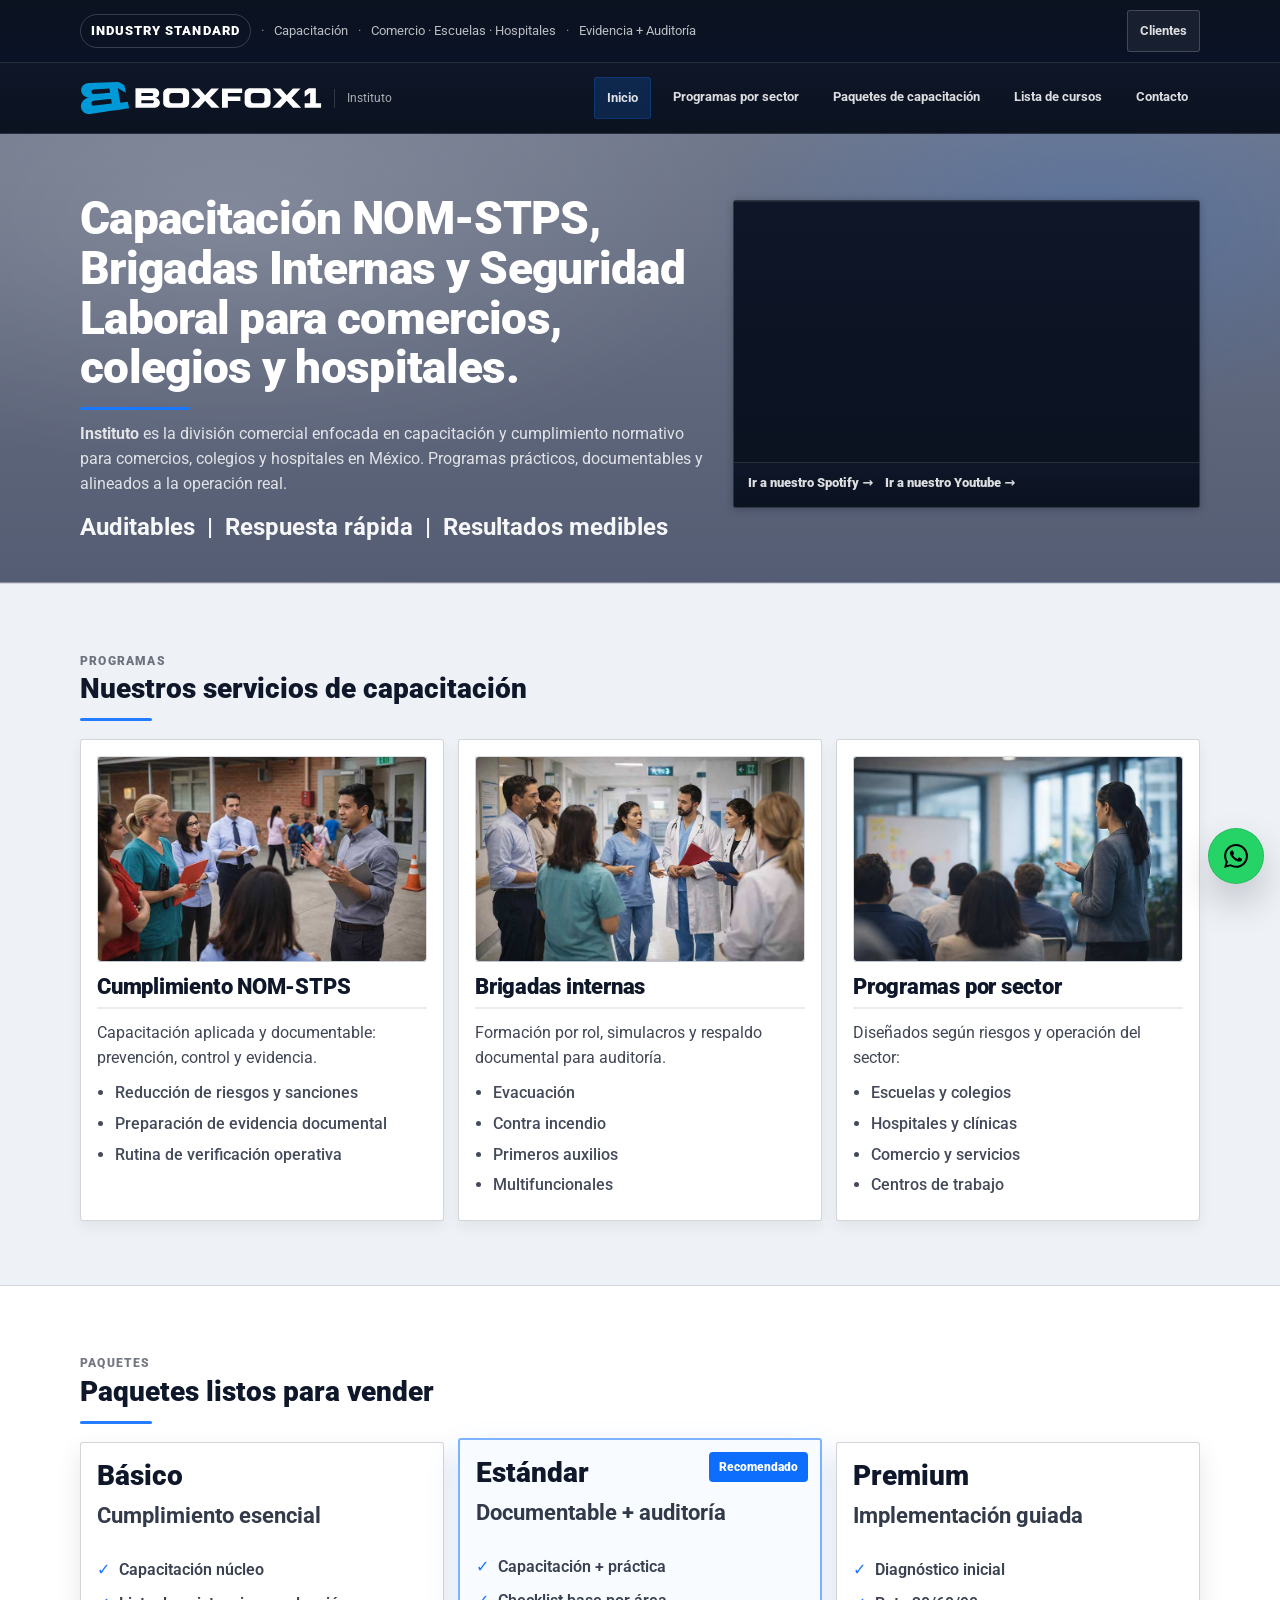
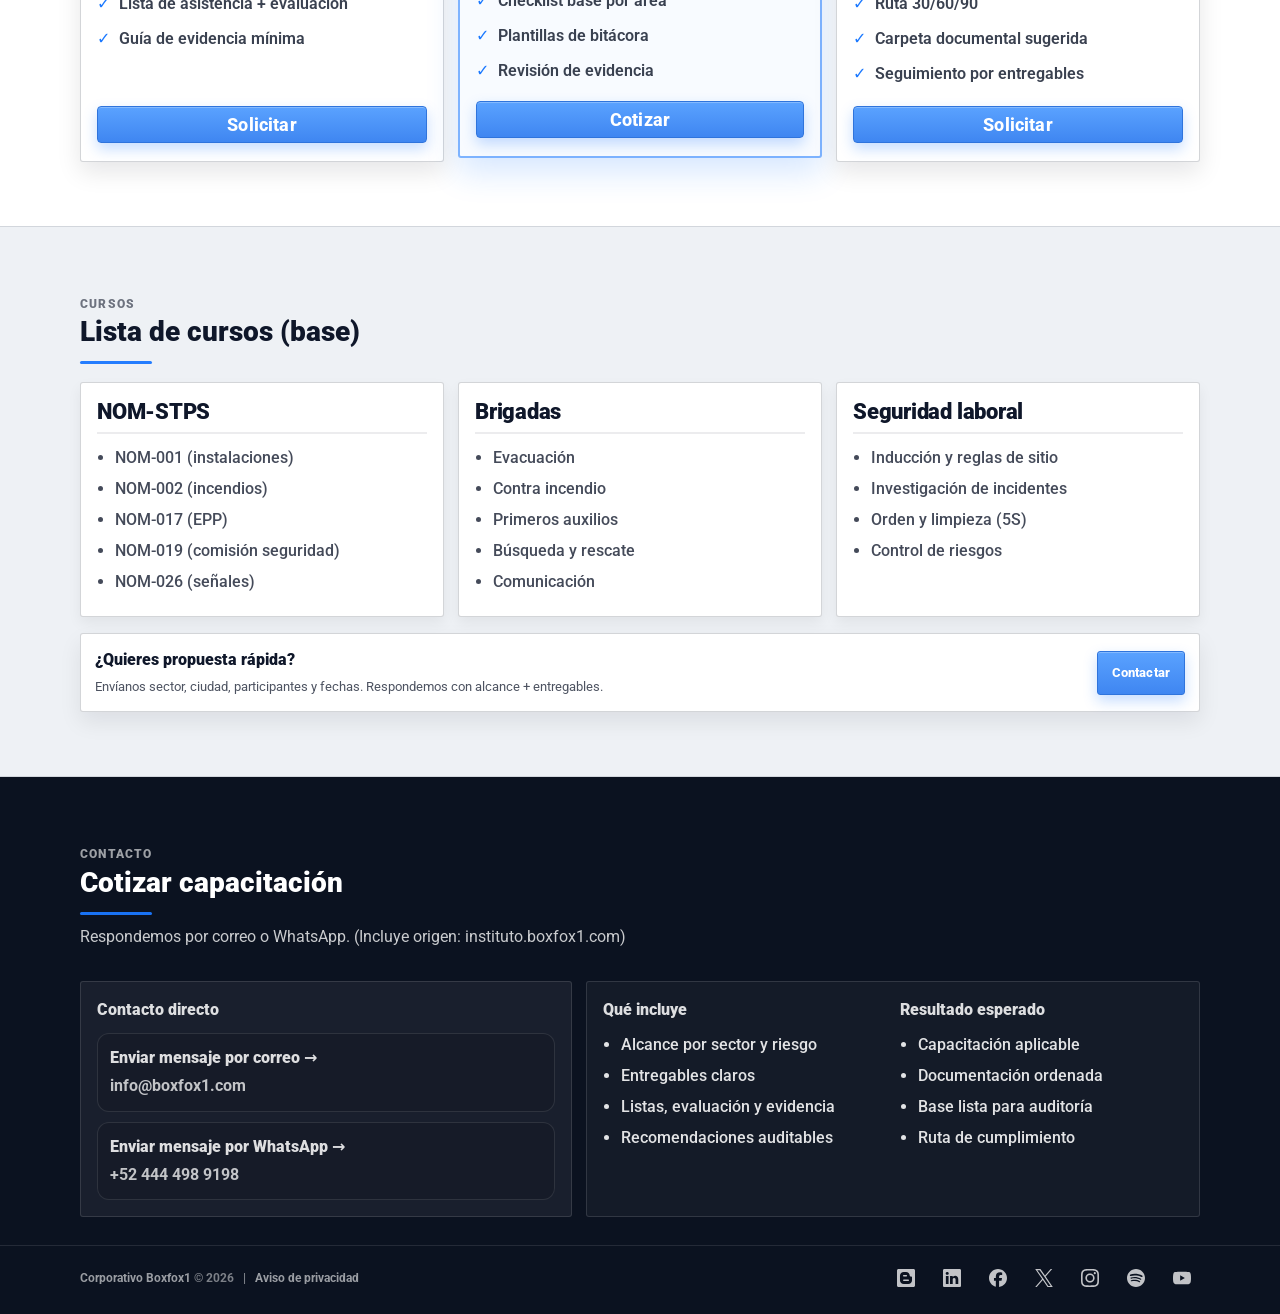
<file: index.html>
<!-- =========================================
FILE: /index.html   (instituto.boxfox1.com)
Estructura tipo servicios (logo svg + redes)
========================================= -->
<!doctype html>
<html lang="es-MX">
  <head>
    <meta charset="utf-8" />
    <meta name="viewport" content="width=device-width, initial-scale=1" />

    <!-- Google tag (gtag.js) -->
    <script
      async
      src="https://www.googletagmanager.com/gtag/js?id=G-NSL96KWLTF"
    ></script>
    <script>
      window.dataLayer = window.dataLayer || [];
      function gtag() {
        dataLayer.push(arguments);
      }
      gtag("js", new Date());
      gtag("config", "G-NSL96KWLTF");
    </script>

    <title>Instituto Boxfox1 | Capacitación NOM-STPS y Brigadas</title>
    <meta
      name="description"
      content="Capacitación NOM-STPS, brigadas internas y seguridad laboral para comercios, colegios y hospitales. Programas prácticos, documentables y listos para auditoría."
    />
    <meta name="robots" content="index,follow" />
    <meta name="theme-color" content="#0b1220" />

    <link rel="canonical" href="https://instituto.boxfox1.com/" />

    <!-- Open Graph -->
    <meta property="og:type" content="website" />
    <meta
      property="og:title"
      content="Instituto Boxfox1 | Capacitación y Cumplimiento"
    />
    <meta
      property="og:description"
      content="Programas prácticos, documentables y listos para auditoría: NOM-STPS, brigadas y seguridad laboral."
    />
    <meta property="og:url" content="https://instituto.boxfox1.com/" />
    <meta property="og:site_name" content="Boxfox1" />

    <link rel="icon" href="assets/img/favicon.ico" />

    <!-- Roboto -->
    <link rel="preconnect" href="https://fonts.googleapis.com" />
    <link rel="preconnect" href="https://fonts.gstatic.com" crossorigin />
    <link
      rel="stylesheet"
      href="https://fonts.googleapis.com/css2?family=Roboto:wght@400;500;700;900&display=swap"
    />

    <link rel="stylesheet" href="assets/css/main.css" />
  </head>

  <body>
    <a class="skip" href="#principal">Saltar al contenido</a>

    <!-- Tira superior -->
    <div class="tira" role="note" aria-label="Identidad y alcance">
      <div class="wrap tira__inner">
        <span class="chip">Industry Standard</span>
        <span class="sep" aria-hidden="true">·</span>
        <span class="muted">Capacitación</span>
        <span class="sep" aria-hidden="true">·</span>
        <span class="muted">Comercio · Escuelas · Hospitales</span>
        <span class="sep" aria-hidden="true">·</span>
        <span class="muted">Evidencia + Auditoría</span>

        <a
          class="nav__link nav__link--soft tira__cta"
          target="_blank"
          rel="noopener"
          href="https://clientes.boxfox1.com"
        >
          Clientes
        </a>
      </div>
    </div>

    <!-- Cabecera -->
    <header class="cabecera" data-cabecera>
      <div class="wrap cabecera__inner">
        <a class="marca" href="#inicio" aria-label="Ir al inicio">
          <img
            class="marca__logo"
            src="assets/img/boxfox1.logo.white.svg"
            alt="Boxfox1"
            width="250"
            height="40"
            loading="eager"
            decoding="async"
          />
          <span class="marca__tag">Instituto</span>
        </a>

        <nav class="nav" aria-label="Navegación principal">
          <a class="nav__link is-active" href="#inicio">Inicio</a>
          <a class="nav__link" href="programas-por-sector.html"
            >Programas por sector</a
          >
          <a class="nav__link" href="paquetes-de-capacitacion.html"
            >Paquetes de capacitación</a
          >
          <a class="nav__link" href="lista-de-cursos.html">Lista de cursos</a>
          <a class="nav__link" href="#contacto">Contacto</a>
        </nav>

        <button
          class="navbtn"
          type="button"
          aria-label="Abrir menú"
          aria-expanded="false"
          data-navbtn
        >
          <span class="navbtn__line" aria-hidden="true"></span>
          <span class="navbtn__line" aria-hidden="true"></span>
          <span class="navbtn__line" aria-hidden="true"></span>
        </button>
      </div>

      <!-- Panel móvil -->
      <div class="panel" data-panel aria-hidden="true">
        <div class="wrap panel__inner">
          <a class="panel__link is-active" href="#inicio">Inicio</a>
          <a class="panel__link" href="#programas">Programas por sector</a>
          <a class="panel__link" href="#paquetes">Paquetes</a>
          <a class="panel__link" href="#cursos">Lista de cursos</a>
          <a class="panel__link panel__link--cta" href="#contacto">Contacto</a>

          <div class="panel__meta">
            <div class="panel__metaTitle">Contacto directo</div>

            <a
              class="panel__metaLink"
              href="mailto:info@boxfox1.com?subject=Instituto%20Boxfox1%20|%20Informaci%C3%B3n&body=Origen%3A%20instituto.boxfox1.com%0A%0AHola%20Boxfox1%2C%20quiero%20informaci%C3%B3n%20de%20capacitaci%C3%B3n.%0A%0AInstituci%C3%B3n%2FEmpresa%3A%0ASector%3A%0ACiudad%3A%0AN%C3%BAmero%20de%20participantes%3A%0AFechas%20tentativas%3A%0A"
              >info@boxfox1.com</a
            >

            <a
              class="panel__metaLink"
              target="_blank"
              rel="noopener"
              href="https://wa.me/524444989198?text=Hola%20Boxfox1%2C%20vengo%20de%20instituto.boxfox1.com%20y%20quiero%20informaci%C3%B3n%20de%20capacitaci%C3%B3n.%0A%0AInstituci%C3%B3n%2FEmpresa%3A%0ASector%3A%0ACiudad%3A%0AN%C3%BAmero%20de%20participantes%3A%0AFechas%20tentativas%3A%0A"
              >WhatsApp 444 498 9198</a
            >
          </div>
        </div>
      </div>
    </header>

    <main id="principal">
      <!-- HERO comercial -->
      <section
        id="inicio"
        class="hero hero--home"
        aria-label="Portada Instituto"
      >
        <div class="wrap hero__grid">
          <div class="heroCopy">
            <h1 class="h1">
              Capacitación NOM-STPS, Brigadas Internas y Seguridad Laboral para
              comercios, colegios y hospitales.
            </h1>

            <p class="lead">
              <strong>Instituto</strong> es la división comercial enfocada en
              capacitación y cumplimiento normativo para comercios, colegios y
              hospitales en México. Programas prácticos, documentables y
              alineados a la operación real.
            </p>
            <div class="trustRow" aria-label="Beneficios clave">
              Auditables &nbsp|&nbsp Respuesta rápida &nbsp|&nbsp Resultados
              medibles
            </div>
          </div>

          <div class="heroMedia" aria-label="Video institucional">
            <div class="mediaCard">
              <!-- Sustituye por tu video real -->
              <div class="mediaFrame" role="group" aria-label="Video">
                <iframe
                  width="560"
                  height="315"
                  src="https://www.youtube.com/embed/ZF2Gz25KCLI?si=nkMCIq2-mWv9oo6t"
                  title="YouTube video player"
                  frameborder="0"
                  allow="
                    accelerometer;
                    autoplay;
                    clipboard-write;
                    encrypted-media;
                    gyroscope;
                    picture-in-picture;
                    web-share;
                  "
                  referrerpolicy="strict-origin-when-cross-origin"
                  allowfullscreen
                ></iframe>
              </div>

              <div class="mediaFoot">
                <a
                  class="microcta"
                  href="https://open.spotify.com/show/6O8W2euH2owYs06F3bGgIo"
                  >Ir a nuestro Spotify →</a
                >
                <a
                  class="microcta"
                  href="https://www.youtube.com/@Boxfox1industry"
                  >Ir a nuestro Youtube →</a
                >
              </div>
            </div>
          </div>
        </div>
      </section>

      <!-- Programas -->
      <section
        id="programas"
        class="seccion seccion--banda"
        aria-label="Programas por sector"
      >
        <div class="wrap">
          <header class="seccion__head">
            <div class="label">PROGRAMAS</div>
            <h2 class="h2 h2--line">Nuestros servicios de capacitación</h2>
          </header>

          <div class="cards3">
            <article class="card">
              <div class="card__img" aria-hidden="true">
                <div class="ph ph--1">
                  <img
                    src="assets/img/escuelas.jpg"
                    alt="Capacitación NOM-STPS en aula industrial"
                    loading="lazy"
                    decoding="async"
                  />
                </div>
              </div>
              <h3 class="h3">Cumplimiento NOM-STPS</h3>
              <p class="p">
                Capacitación aplicada y documentable: prevención, control y
                evidencia.
              </p>
              <ul class="list list--tight">
                <li>Reducción de riesgos y sanciones</li>
                <li>Preparación de evidencia documental</li>
                <li>Rutina de verificación operativa</li>
              </ul>
            </article>

            <article class="card">
              <div class="card__img" aria-hidden="true">
                <div class="ph ph--2">
                  <img
                    src="assets/img/hospitales.jpg"
                    alt="Capacitación NOM-STPS en aula industrial"
                    loading="lazy"
                    decoding="async"
                  />
                </div>
              </div>
              <h3 class="h3">Brigadas internas</h3>
              <p class="p">
                Formación por rol, simulacros y respaldo documental para
                auditoría.
              </p>
              <ul class="list list--tight">
                <li>Evacuación</li>
                <li>Contra incendio</li>
                <li>Primeros auxilios</li>
                <li>Multifuncionales</li>
              </ul>
            </article>

            <article class="card">
              <div class="card__img" aria-hidden="true">
                <div class="ph ph--3">
                  <img
                    src="assets/img/cumplimiento.jpg"
                    alt="Capacitación NOM-STPS en aula industrial"
                    loading="lazy"
                    decoding="async"
                  />
                </div>
              </div>
              <h3 class="h3">Programas por sector</h3>
              <p class="p">Diseñados según riesgos y operación del sector:</p>
              <ul class="list list--tight">
                <li>Escuelas y colegios</li>
                <li>Hospitales y clínicas</li>
                <li>Comercio y servicios</li>
                <li>Centros de trabajo</li>
              </ul>
            </article>
          </div>
        </div>
      </section>

      <!-- Paquetes -->
      <section id="paquetes" class="seccion" aria-label="Paquetes">
        <div class="wrap">
          <header class="seccion__head">
            <div class="label">PAQUETES</div>
            <h2 class="h2 h2--line">Paquetes listos para vender</h2>
          </header>

          <div class="pricing">
            <article class="priceCard">
              <div class="priceCard__k">Básico</div>
              <div class="priceCard__t">Cumplimiento esencial</div>
              <ul class="list list--tight">
                <li>Capacitación núcleo</li>
                <li>Lista de asistencia + evaluación</li>
                <li>Guía de evidencia mínima</li>
              </ul>
              <a class="btn btn--cta" href="#contacto">Solicitar</a>
            </article>

            <article class="priceCard priceCard--hot">
              <div class="priceCard__badge">Recomendado</div>
              <div class="priceCard__k">Estándar</div>
              <div class="priceCard__t">Documentable + auditoría</div>
              <ul class="list list--tight">
                <li>Capacitación + práctica</li>
                <li>Checklist base por área</li>
                <li>Plantillas de bitácora</li>
                <li>Revisión de evidencia</li>
              </ul>
              <a class="btn btn--cta" href="#contacto">Cotizar</a>
            </article>

            <article class="priceCard">
              <div class="priceCard__k">Premium</div>
              <div class="priceCard__t">Implementación guiada</div>
              <ul class="list list--tight">
                <li>Diagnóstico inicial</li>
                <li>Ruta 30/60/90</li>
                <li>Carpeta documental sugerida</li>
                <li>Seguimiento por entregables</li>
              </ul>
              <a class="btn btn--cta" href="#contacto">Solicitar</a>
            </article>
          </div>
        </div>
      </section>

      <!-- Cursos -->
      <section
        id="cursos"
        class="seccion seccion--banda"
        aria-label="Lista de cursos"
      >
        <div class="wrap">
          <header class="seccion__head">
            <div class="label">CURSOS</div>
            <h2 class="h2 h2--line">Lista de cursos (base)</h2>
          </header>

          <div class="cards3">
            <article class="card">
              <h3 class="h3">NOM-STPS</h3>
              <ul class="list list--tight">
                <li>NOM-001 (instalaciones)</li>
                <li>NOM-002 (incendios)</li>
                <li>NOM-017 (EPP)</li>
                <li>NOM-019 (comisión seguridad)</li>
                <li>NOM-026 (señales)</li>
              </ul>
            </article>

            <article class="card">
              <h3 class="h3">Brigadas</h3>
              <ul class="list list--tight">
                <li>Evacuación</li>
                <li>Contra incendio</li>
                <li>Primeros auxilios</li>
                <li>Búsqueda y rescate</li>
                <li>Comunicación</li>
              </ul>
            </article>

            <article class="card">
              <h3 class="h3">Seguridad laboral</h3>
              <ul class="list list--tight">
                <li>Inducción y reglas de sitio</li>
                <li>Investigación de incidentes</li>
                <li>Orden y limpieza (5S)</li>
                <li>Control de riesgos</li>
              </ul>
            </article>
          </div>

          <div class="ctaInline" style="margin-top: 16px">
            <div>
              <div class="ctaInline__k">¿Quieres propuesta rápida?</div>
              <div class="ctaInline__v">
                Envíanos sector, ciudad, participantes y fechas. Respondemos con
                alcance + entregables.
              </div>
            </div>
            <a class="btn btn--cta" href="#contacto">Contactar</a>
          </div>
        </div>
      </section>

      <!-- CONTACTO + FOOTER (igual filosofía que servicios) -->
      <section
        id="contacto"
        class="seccion seccion--mando seccion--bottom"
        aria-label="Contacto y pie"
      >
        <div class="wrap">
          <header class="seccion__head">
            <div class="label">CONTACTO</div>
            <h2 class="h2 h2--line">Cotizar capacitación</h2>
            <p class="p">
              Respondemos por correo o WhatsApp. (Incluye origen:
              instituto.boxfox1.com)
            </p>
          </header>

          <div class="contact">
            <div class="contactCard">
              <div class="contactCard__title">Contacto directo</div>

              <a
                class="contactRow"
                href="mailto:info@boxfox1.com?subject=Instituto%20Boxfox1%20|%20Cotizaci%C3%B3n&body=Origen%3A%20instituto.boxfox1.com%0A%0AHola%20Boxfox1%2C%20quiero%20cotizar%20capacitaci%C3%B3n.%0A%0AInstituci%C3%B3n%2FEmpresa%3A%0ASector%3A%0ACiudad%3A%0AN%C3%BAmero%20de%20participantes%3A%0AFechas%20tentativas%3A%0A"
              >
                <span class="contactRow__k">Enviar mensaje por correo →</span>
                <span class="contactRow__v">info@boxfox1.com</span>
              </a>

              <a
                class="contactRow"
                target="_blank"
                rel="noopener"
                href="https://wa.me/524444989198?text=Hola%20Boxfox1%2C%20vengo%20de%20instituto.boxfox1.com%20y%20quiero%20cotizar%20capacitaci%C3%B3n.%0A%0AInstituci%C3%B3n%2FEmpresa%3A%0ASector%3A%0ACiudad%3A%0AN%C3%BAmero%20de%20participantes%3A%0AFechas%20tentativas%3A%0A"
              >
                <span class="contactRow__k">Enviar mensaje por WhatsApp →</span>
                <span class="contactRow__v">+52 444 498 9198</span>
              </a>
            </div>

            <div class="contactCard contactCard--soft">
              <div class="contactGrid">
                <div>
                  <div class="contactCard__title">Qué incluye</div>
                  <ul class="list list--tight">
                    <li>Alcance por sector y riesgo</li>
                    <li>Entregables claros</li>
                    <li>Listas, evaluación y evidencia</li>
                    <li>Recomendaciones auditables</li>
                  </ul>
                </div>
                <div>
                  <div class="contactCard__title">Resultado esperado</div>
                  <ul class="list list--tight">
                    <li>Capacitación aplicable</li>
                    <li>Documentación ordenada</li>
                    <li>Base lista para auditoría</li>
                    <li>Ruta de cumplimiento</li>
                  </ul>
                </div>
              </div>
            </div>
          </div>
        </div>

        <!-- FOOTER V3 (redes iguales a servicios) -->
        <footer class="footer" aria-label="Pie de página">
          <div class="wrap footer__inner">
            <div class="footer__col">
              <div class="footer__legal">
                <a
                  class="footer__link footer__link--legal"
                  href="https://corporativo.boxfox1.com/"
                  target="_blank"
                  rel="noopener"
                >
                  Corporativo Boxfox1
                </a>
                © 2026 &nbsp; | &nbsp;

                <a
                  class="footer__link footer__link--legal"
                  href="#"
                  data-open-privacy
                >
                  Aviso de privacidad
                </a>
              </div>
            </div>

            <div class="footer__col footer__col--right">
              <div class="footer__icons" aria-label="Redes sociales Boxfox1">
                <a
                  class="iconlink"
                  href="https://blog.boxfox1.com/"
                  target="_blank"
                  rel="noopener"
                  aria-label="Blog Boxfox1"
                >
                  <img
                    src="assets/img/icons/blog.svg"
                    alt=""
                    aria-hidden="true"
                  />
                </a>

                <a
                  class="iconlink"
                  href="https://www.linkedin.com/company/boxfox1industry"
                  target="_blank"
                  rel="noopener"
                  aria-label="LinkedIn"
                >
                  <img
                    src="assets/img/icons/linkedin.svg"
                    alt=""
                    aria-hidden="true"
                  />
                </a>

                <a
                  class="iconlink"
                  href="https://www.facebook.com/boxfox1industria/"
                  target="_blank"
                  rel="noopener"
                  aria-label="Facebook"
                >
                  <img
                    src="assets/img/icons/facebook.svg"
                    alt=""
                    aria-hidden="true"
                  />
                </a>

                <a
                  class="iconlink"
                  href="https://x.com/Boxfox1industry"
                  target="_blank"
                  rel="noopener"
                  aria-label="X"
                >
                  <img src="assets/img/icons/x.svg" alt="" aria-hidden="true" />
                </a>

                <a
                  class="iconlink"
                  href="https://www.instagram.com/boxfox1.industry/"
                  target="_blank"
                  rel="noopener"
                  aria-label="Instagram"
                >
                  <img
                    src="assets/img/icons/instagram.svg"
                    alt=""
                    aria-hidden="true"
                  />
                </a>

                <a
                  class="iconlink"
                  href="https://open.spotify.com/show/6O8W2euH2owYs06F3bGgIo"
                  target="_blank"
                  rel="noopener"
                  aria-label="Spotify"
                >
                  <img
                    src="assets/img/icons/spotify.svg"
                    alt=""
                    aria-hidden="true"
                  />
                </a>

                <a
                  class="iconlink"
                  href="https://www.youtube.com/@Boxfox1industry"
                  target="_blank"
                  rel="noopener"
                  aria-label="YouTube"
                >
                  <img
                    src="assets/img/icons/youtube.svg"
                    alt=""
                    aria-hidden="true"
                  />
                </a>
              </div>
            </div>
          </div>
        </footer>
      </section>

      <!-- Botón flotante: WhatsApp -->
      <a
        class="wafab"
        target="_blank"
        rel="noopener"
        href="https://wa.me/524444989198?text=Hola%20Boxfox1%2C%20vengo%20de%20instituto.boxfox1.com%20y%20quiero%20cotizar%20capacitaci%C3%B3n."
        aria-label="Contactar por WhatsApp"
      >
        <img
          src="assets/img/icons/whatsapp.svg"
          alt="WhatsApp"
          aria-hidden="true"
        />
      </a>

      <!-- PRIVACIDAD MODAL (V3) -->
      <div
        class="modal"
        id="privacyModal"
        role="dialog"
        aria-modal="true"
        aria-hidden="true"
        aria-labelledby="privacyTitle"
        aria-describedby="privacyDesc"
      >
        <div class="modal__backdrop" data-modal-close></div>

        <div class="modal__panel" role="document">
          <div class="modal__top">
            <div class="modal__kicker">
              <span class="kicker__dot" aria-hidden="true"></span>
              AVISO DE PRIVACIDAD
            </div>

            <button
              class="modal__x"
              type="button"
              aria-label="Cerrar"
              data-modal-close
            >
              ×
            </button>
          </div>

          <h2 class="h2" id="privacyTitle" style="margin-top: 8px">
            Tratamiento de datos personales
          </h2>

          <p class="p" id="privacyDesc" style="margin-top: 6px">
            Al proporcionar tus datos (nombre, institución/empresa, correo y/o
            teléfono), autorizas a Boxfox1 a utilizarlos únicamente para
            contactarte, dar seguimiento a tu solicitud y enviarte información
            relacionada con nuestros servicios. No vendemos ni compartimos tus
            datos con terceros, salvo cuando sea necesario para cumplir
            obligaciones legales. Puedes solicitar acceso, rectificación o
            eliminación de tus datos escribiendo a
            <a
              class="link"
              href="mailto:info@boxfox1.com?subject=Privacidad%20|%20Solicitud%20ARCO&body=Origen%3A%20instituto.boxfox1.com%0A%0AHola%20Boxfox1%2C%20quiero%20ejercer%20mis%20derechos%20ARCO.%0A%0ANombre%3A%0ACorreo%3A%0ASolicitud%3A%0A"
              >info@boxfox1.com</a
            >.
          </p>

          <div class="modal__actions">
            <button class="btn btn--primario" type="button" data-modal-close>
              Aceptar
            </button>
          </div>

          <p class="muted" style="font-size: 12px; margin-top: 10px">
            Origen: instituto.boxfox1.com
          </p>
        </div>
      </div>
    </main>

    <script src="assets/js/main.js" defer></script>
  </body>
</html>
</file>
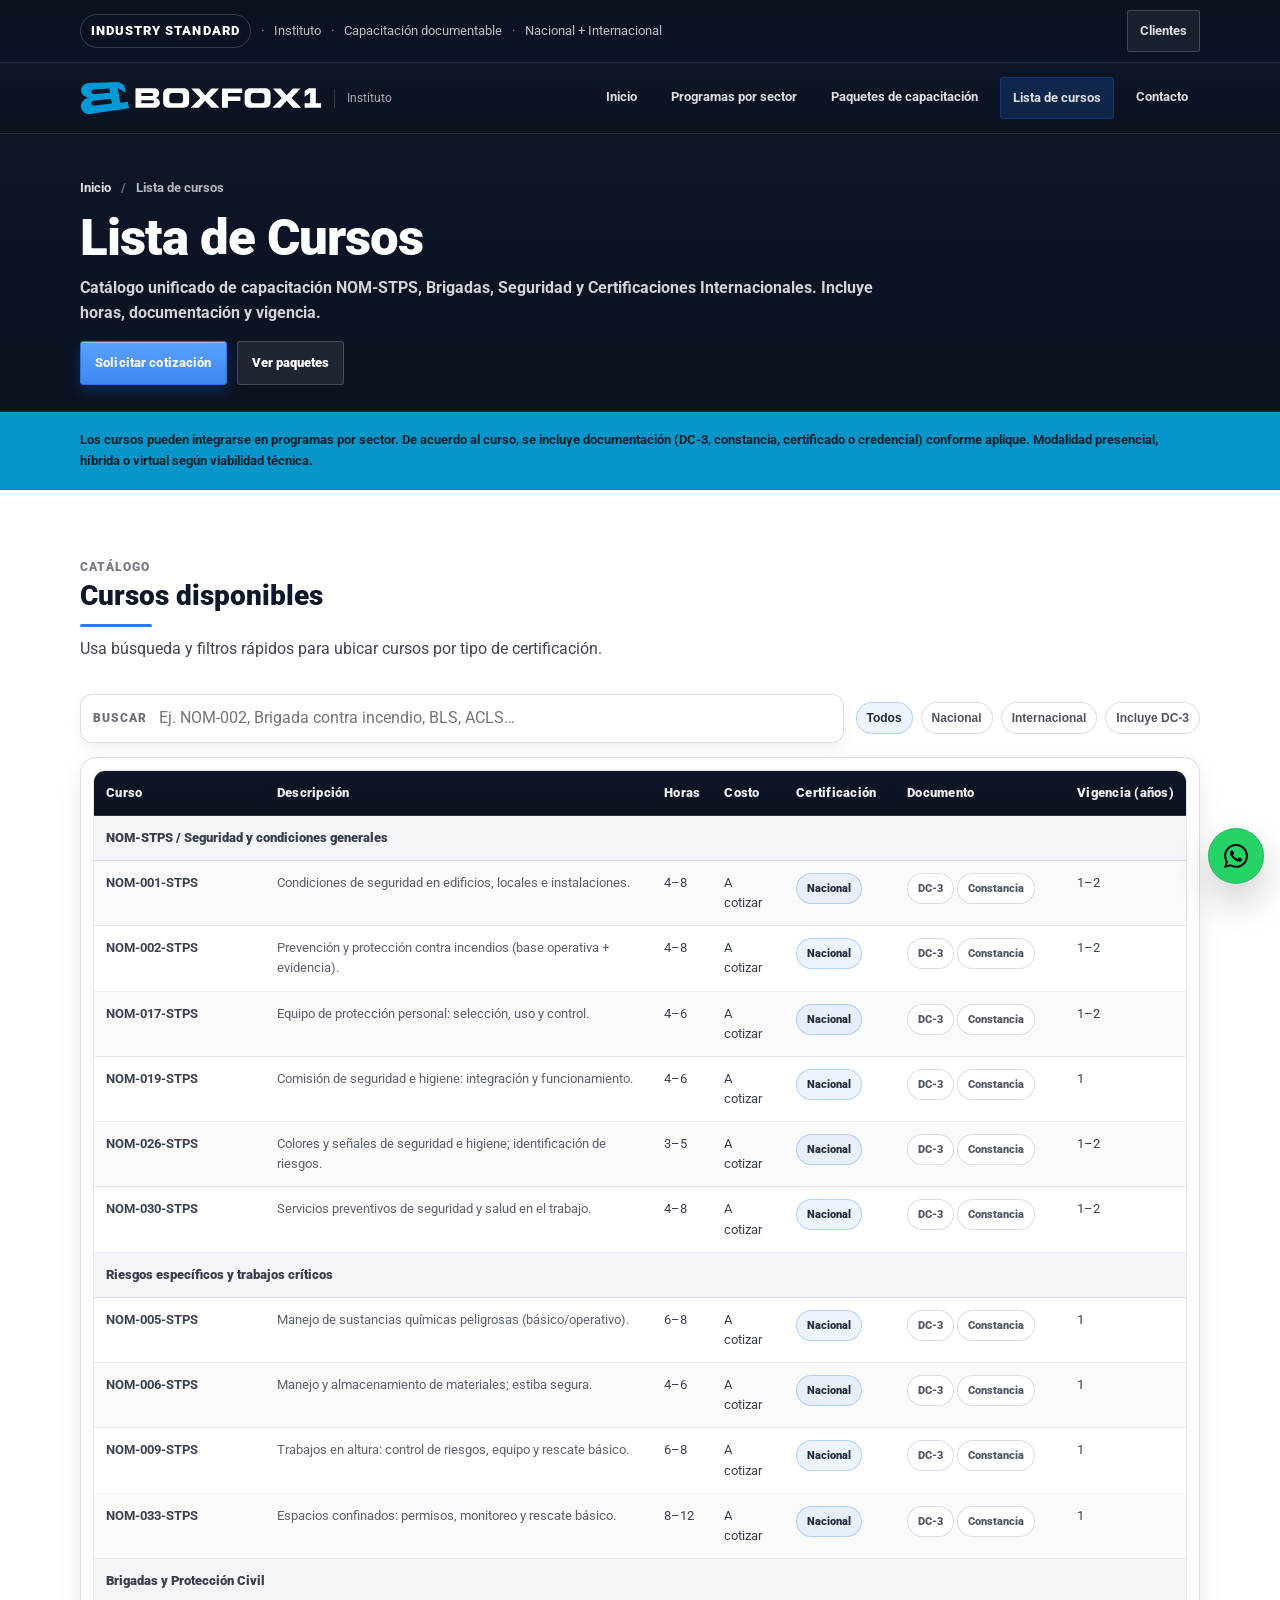
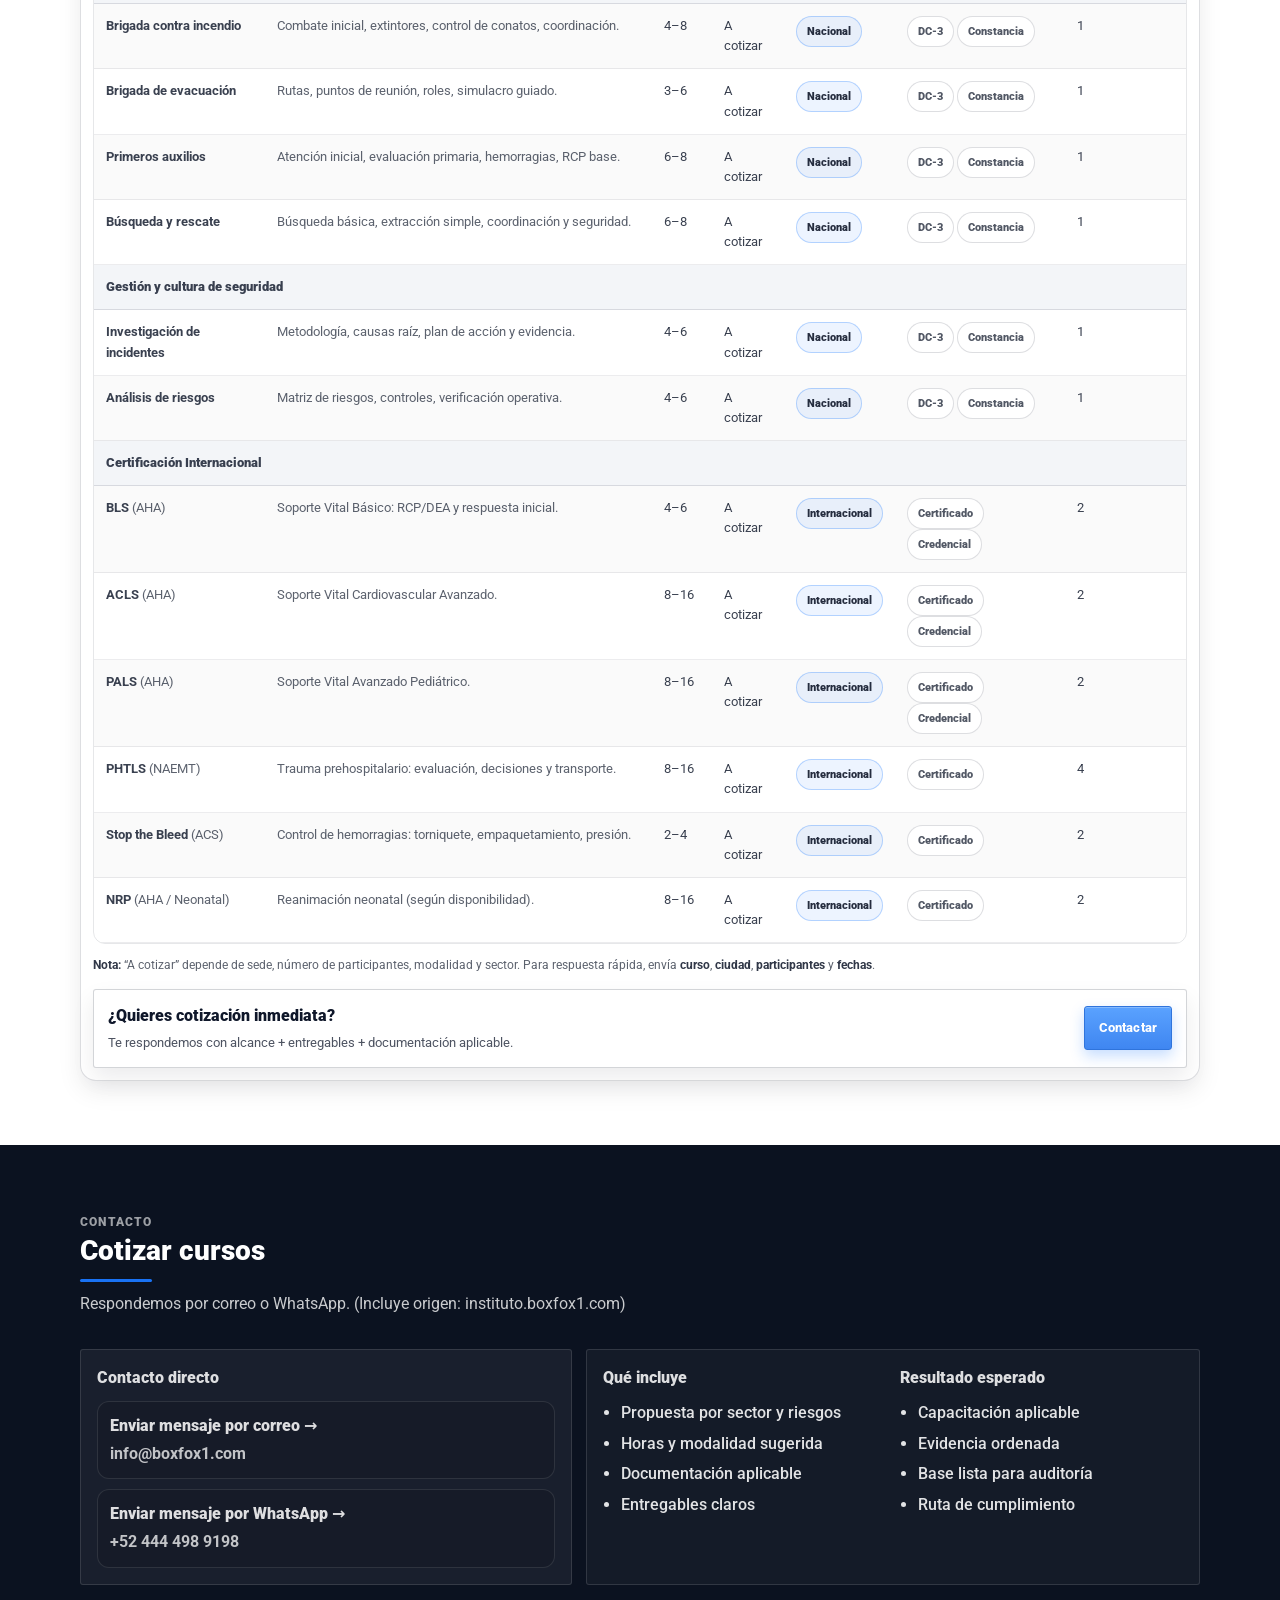
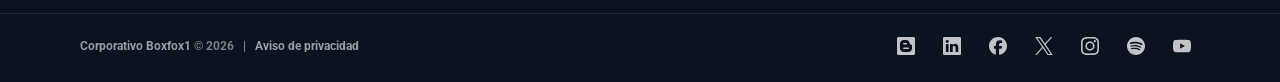
<file: lista-de-cursos.html>
<!-- =========================================
FILE: /lista-de-cursos.html   (instituto.boxfox1.com)
Lista unificada: Certificación Nacional + Internacional
UI: tabla moderna comercial (B)
========================================= -->
<!doctype html>
<html lang="es-MX">
  <head>
    <meta charset="utf-8" />
    <meta name="viewport" content="width=device-width, initial-scale=1" />

    <!-- Google tag (gtag.js) -->
    <script
      async
      src="https://www.googletagmanager.com/gtag/js?id=G-NSL96KWLTF"
    ></script>
    <script>
      window.dataLayer = window.dataLayer || [];
      function gtag() {
        dataLayer.push(arguments);
      }
      gtag("js", new Date());
      gtag("config", "G-NSL96KWLTF");
    </script>

    <title>Lista de Cursos | Instituto Boxfox1</title>
    <meta
      name="description"
      content="Catálogo de cursos Instituto Boxfox1: NOM-STPS, brigadas, seguridad y certificaciones internacionales. Incluye horas, costo, documentación (DC-3/certificado) y vigencia."
    />
    <meta name="robots" content="index,follow" />
    <meta name="theme-color" content="#0b1220" />
    <link
      rel="canonical"
      href="https://instituto.boxfox1.com/lista-de-cursos.html"
    />

    <!-- Open Graph -->
    <meta property="og:type" content="website" />
    <meta property="og:title" content="Lista de Cursos | Instituto Boxfox1" />
    <meta
      property="og:description"
      content="Cursos NOM-STPS, brigadas, seguridad y certificaciones internacionales con horas, costo, documentación y vigencia."
    />
    <meta
      property="og:url"
      content="https://instituto.boxfox1.com/lista-de-cursos.html"
    />
    <meta property="og:site_name" content="Boxfox1" />

    <link rel="icon" href="assets/img/favicon.ico" />

    <!-- Roboto -->
    <link rel="preconnect" href="https://fonts.googleapis.com" />
    <link rel="preconnect" href="https://fonts.gstatic.com" crossorigin />
    <link
      rel="stylesheet"
      href="https://fonts.googleapis.com/css2?family=Roboto:wght@400;500;700;900&display=swap"
    />

    <link rel="stylesheet" href="assets/css/main.css" />

    <!-- Estilos SOLO locales para tabla moderna (sin tocar tu main.css) -->
    <style>
      .hero--inner .h1 {
        font-size: clamp(30px, 4vw, 54px);
        letter-spacing: -0.02em;
      }
      .heroSub {
        margin-top: 10px;
        color: rgba(255, 255, 255, 0.82);
        font-weight: 700;
        max-width: 90ch;
      }

      /* Banda azul tipo interiores (visual) */
      .bandBlue {
        background: #0796c9;
        color: #0b1220;
        padding: 18px 0;
        border-bottom: 1px solid rgba(15, 23, 42, 0.12);
      }
      .bandBlue p {
        margin: 0;
        color: rgba(0, 0, 0, 0.78);
        font-weight: 700;
        font-size: 13px;
        line-height: 1.55;
      }

      /* Controles */
      .controls {
        display: flex;
        gap: 12px;
        flex-wrap: wrap;
        align-items: center;
        justify-content: space-between;
        margin-top: 10px;
      }
      .search {
        flex: 1 1 280px;
        display: flex;
        gap: 10px;
        align-items: center;
        border: 1px solid rgba(15, 23, 42, 0.14);
        border-radius: 12px;
        background: #fff;
        padding: 10px 12px;
        box-shadow: 0 6px 14px rgba(2, 6, 23, 0.05);
      }
      .search input {
        width: 100%;
        border: 0;
        outline: none;
        font: inherit;
        color: inherit;
      }
      .search .k {
        font-weight: 900;
        font-size: 12px;
        color: rgba(15, 23, 42, 0.62);
        letter-spacing: 0.08em;
        text-transform: uppercase;
      }

      .chips {
        display: flex;
        gap: 8px;
        flex-wrap: wrap;
        justify-content: flex-end;
      }
      .chipbtn {
        border: 1px solid rgba(15, 23, 42, 0.14);
        background: #fff;
        border-radius: 999px;
        padding: 8px 10px;
        font-weight: 900;
        font-size: 12px;
        color: rgba(15, 23, 42, 0.74);
        cursor: pointer;
      }
      .chipbtn[aria-pressed="true"] {
        border-color: rgba(26, 120, 255, 0.28);
        background: rgba(26, 120, 255, 0.08);
        color: rgba(15, 23, 42, 0.92);
      }

      /* Tabla */
      .tableCard {
        border: 1px solid rgba(15, 23, 42, 0.14);
        background: #fff;
        border-radius: 16px;
        padding: 12px;
        box-shadow: 0 10px 24px rgba(2, 6, 23, 0.08);
      }
      .tableWrap {
        overflow: auto;
        border-radius: 12px;
        border: 1px solid rgba(15, 23, 42, 0.1);
      }
      table {
        width: 100%;
        border-collapse: separate;
        border-spacing: 0;
        min-width: 980px;
        font-size: 13px;
      }
      thead th {
        position: sticky;
        top: 0;
        z-index: 2;
        background: linear-gradient(180deg, #0e1628, #0b1220);
        color: rgba(255, 255, 255, 0.92);
        text-align: left;
        padding: 12px 12px;
        font-weight: 900;
        letter-spacing: 0.02em;
        border-bottom: 1px solid rgba(255, 255, 255, 0.12);
        white-space: nowrap;
      }
      tbody td {
        padding: 12px 12px;
        border-bottom: 1px solid rgba(15, 23, 42, 0.08);
        vertical-align: top;
        color: rgba(15, 23, 42, 0.82);
      }
      tbody tr:nth-child(even) td {
        background: rgba(15, 23, 42, 0.02);
      }
      tbody tr:hover td {
        background: rgba(26, 120, 255, 0.06);
      }

      .groupRow td {
        background: #f3f5f8 !important;
        font-weight: 900;
        color: rgba(15, 23, 42, 0.82);
        border-bottom: 1px solid rgba(15, 23, 42, 0.12);
      }
      .pill {
        display: inline-flex;
        align-items: center;
        gap: 6px;
        font-weight: 900;
        font-size: 11px;
        padding: 6px 10px;
        border-radius: 999px;
        border: 1px solid rgba(15, 23, 42, 0.14);
        background: #fff;
        color: rgba(15, 23, 42, 0.72);
        white-space: nowrap;
      }
      .pill--blue {
        border-color: rgba(26, 120, 255, 0.28);
        background: rgba(26, 120, 255, 0.08);
        color: rgba(15, 23, 42, 0.9);
      }
      .mut {
        color: rgba(15, 23, 42, 0.68);
      }

      .footNote {
        margin-top: 12px;
        font-size: 12px;
        color: rgba(15, 23, 42, 0.68);
      }
      .footNote b {
        color: rgba(15, 23, 42, 0.86);
      }

      @media (max-width: 980px) {
        .controls {
          justify-content: flex-start;
        }
        .chips {
          justify-content: flex-start;
        }
      }
    </style>
  </head>

  <body>
    <a class="skip" href="#principal">Saltar al contenido</a>

    <!-- Tira superior -->
    <div class="tira" role="note" aria-label="Identidad y alcance">
      <div class="wrap tira__inner">
        <span class="chip">Industry Standard</span>
        <span class="sep" aria-hidden="true">·</span>
        <span class="muted">Instituto</span>
        <span class="sep" aria-hidden="true">·</span>
        <span class="muted">Capacitación documentable</span>
        <span class="sep" aria-hidden="true">·</span>
        <span class="muted">Nacional + Internacional</span>

        <a
          class="nav__link nav__link--soft tira__cta"
          target="_blank"
          rel="noopener"
          href="https://clientes.boxfox1.com"
        >
          Clientes
        </a>
      </div>
    </div>

    <!-- Cabecera -->
    <header class="cabecera" data-cabecera>
      <div class="wrap cabecera__inner">
        <a class="marca" href="index.html#inicio" aria-label="Ir al inicio">
          <img
            class="marca__logo"
            src="assets/img/boxfox1.logo.white.svg"
            alt="Boxfox1"
            width="250"
            height="40"
            loading="eager"
            decoding="async"
          />
          <span class="marca__tag">Instituto</span>
        </a>

        <nav class="nav" aria-label="Navegación principal">
          <a class="nav__link" href="index.html#inicio">Inicio</a>
          <a class="nav__link" href="programas-por-sector.html"
            >Programas por sector</a
          >
          <a class="nav__link" href="paquetes-de-capacitacion.html"
            >Paquetes de capacitación</a
          >
          <a class="nav__link is-active" href="lista-de-cursos.html"
            >Lista de cursos</a
          >
          <a class="nav__link" href="index.html#contacto">Contacto</a>
        </nav>

        <button
          class="navbtn"
          type="button"
          aria-label="Abrir menú"
          aria-expanded="false"
          data-navbtn
        >
          <span class="navbtn__line" aria-hidden="true"></span>
          <span class="navbtn__line" aria-hidden="true"></span>
          <span class="navbtn__line" aria-hidden="true"></span>
        </button>
      </div>

      <!-- Panel móvil -->
      <div class="panel" data-panel aria-hidden="true">
        <div class="wrap panel__inner">
          <a class="panel__link" href="index.html#inicio">Inicio</a>
          <a class="panel__link" href="programas-por-sector.html"
            >Programas por sector</a
          >
          <a class="panel__link" href="paquetes-de-capacitacion.html"
            >Paquetes</a
          >
          <a class="panel__link is-active" href="lista-de-cursos.html"
            >Lista de cursos</a
          >
          <a class="panel__link panel__link--cta" href="index.html#contacto"
            >Contacto</a
          >

          <div class="panel__meta">
            <div class="panel__metaTitle">Contacto directo</div>

            <a
              class="panel__metaLink"
              href="mailto:info@boxfox1.com?subject=Instituto%20Boxfox1%20|%20Cursos&body=Origen%3A%20instituto.boxfox1.com%0A%0AHola%20Boxfox1%2C%20quiero%20informaci%C3%B3n%20de%20cursos.%0A%0ACurso%20o%20paquete%3A%0ASector%3A%0ACiudad%3A%0AN%C3%BAmero%20de%20participantes%3A%0AFechas%20tentativas%3A%0A"
              >info@boxfox1.com</a
            >

            <a
              class="panel__metaLink"
              target="_blank"
              rel="noopener"
              href="https://wa.me/524444989198?text=Hola%20Boxfox1%2C%20vengo%20de%20instituto.boxfox1.com%20y%20quiero%20informaci%C3%B3n%20de%20cursos.%0A%0ACurso%20o%20paquete%3A%0ASector%3A%0ACiudad%3A%0AN%C3%BAmero%20de%20participantes%3A%0AFechas%20tentativas%3A%0A"
              >WhatsApp 444 498 9198</a
            >
          </div>
        </div>
      </div>
    </header>

    <main id="principal">
      <!-- HERO interior -->
      <section class="hero hero--inner" aria-label="Lista de cursos">
        <div class="wrap">
          <div class="crumbs" aria-label="Breadcrumbs">
            <a class="crumbs__link" href="index.html">Inicio</a>
            <span class="crumbs__sep" aria-hidden="true">/</span>
            <span class="crumbs__current">Lista de cursos</span>
          </div>

          <h1 class="h1">Lista de Cursos</h1>
          <p class="heroSub">
            Catálogo unificado de capacitación <b>NOM-STPS</b>, <b>Brigadas</b>,
            <b>Seguridad</b> y <b>Certificaciones Internacionales</b>. Incluye
            horas, documentación y vigencia.
          </p>

          <div class="hero__actions" style="margin-top: 14px">
            <a class="btn btn--cta" href="index.html#contacto"
              >Solicitar cotización</a
            >
            <a class="btn btn--secundario" href="paquetes-de-capacitacion.html"
              >Ver paquetes</a
            >
          </div>
        </div>
      </section>

      <!-- Banda azul (intro) -->
      <section class="bandBlue" aria-label="Nota de catálogo">
        <div class="wrap">
          <p>
            Los cursos pueden integrarse en programas por sector. De acuerdo al
            curso, se incluye documentación (DC-3, constancia, certificado o
            credencial) conforme aplique. Modalidad presencial, híbrida o
            virtual según viabilidad técnica.
          </p>
        </div>
      </section>

      <!-- Tabla -->
      <section class="seccion" aria-label="Tabla de cursos">
        <div class="wrap">
          <header class="seccion__head">
            <div class="label">CATÁLOGO</div>
            <h2 class="h2 h2--line">Cursos disponibles</h2>
            <p class="p">
              Usa búsqueda y filtros rápidos para ubicar cursos por tipo de
              certificación.
            </p>
          </header>

          <div class="controls" aria-label="Controles de búsqueda y filtros">
            <div class="search" role="search" aria-label="Buscar curso">
              <span class="k">Buscar</span>
              <input
                id="q"
                type="search"
                placeholder="Ej. NOM-002, Brigada contra incendio, BLS, ACLS…"
                autocomplete="off"
              />
            </div>

            <div class="chips" aria-label="Filtros">
              <button
                class="chipbtn"
                type="button"
                data-filter="all"
                aria-pressed="true"
              >
                Todos
              </button>
              <button
                class="chipbtn"
                type="button"
                data-filter="nacional"
                aria-pressed="false"
              >
                Nacional
              </button>
              <button
                class="chipbtn"
                type="button"
                data-filter="internacional"
                aria-pressed="false"
              >
                Internacional
              </button>
              <button
                class="chipbtn"
                type="button"
                data-filter="dc3"
                aria-pressed="false"
              >
                Incluye DC-3
              </button>
            </div>
          </div>

          <div class="tableCard" style="margin-top: 14px">
            <div
              class="tableWrap"
              aria-label="Tabla de cursos con scroll en móvil"
            >
              <table id="coursesTable">
                <thead>
                  <tr>
                    <th>Curso</th>
                    <th>Descripción</th>
                    <th>Horas</th>
                    <th>Costo</th>
                    <th>Certificación</th>
                    <th>Documento</th>
                    <th>Vigencia (años)</th>
                  </tr>
                </thead>

                <tbody>
                  <!-- =========================
                       GRUPO: NOM-STPS (Nacional)
                       ========================= -->
                  <tr class="groupRow" data-group="NOM-STPS">
                    <td colspan="7">
                      NOM-STPS / Seguridad y condiciones generales
                    </td>
                  </tr>

                  <tr data-cert="nacional" data-doc="dc3">
                    <td><b>NOM-001-STPS</b></td>
                    <td class="mut">
                      Condiciones de seguridad en edificios, locales e
                      instalaciones.
                    </td>
                    <td>4–8</td>
                    <td>A cotizar</td>
                    <td><span class="pill pill--blue">Nacional</span></td>
                    <td>
                      <span class="pill">DC-3</span>
                      <span class="pill">Constancia</span>
                    </td>
                    <td>1–2</td>
                  </tr>

                  <tr data-cert="nacional" data-doc="dc3">
                    <td><b>NOM-002-STPS</b></td>
                    <td class="mut">
                      Prevención y protección contra incendios (base operativa +
                      evidencia).
                    </td>
                    <td>4–8</td>
                    <td>A cotizar</td>
                    <td><span class="pill pill--blue">Nacional</span></td>
                    <td>
                      <span class="pill">DC-3</span>
                      <span class="pill">Constancia</span>
                    </td>
                    <td>1–2</td>
                  </tr>

                  <tr data-cert="nacional" data-doc="dc3">
                    <td><b>NOM-017-STPS</b></td>
                    <td class="mut">
                      Equipo de protección personal: selección, uso y control.
                    </td>
                    <td>4–6</td>
                    <td>A cotizar</td>
                    <td><span class="pill pill--blue">Nacional</span></td>
                    <td>
                      <span class="pill">DC-3</span>
                      <span class="pill">Constancia</span>
                    </td>
                    <td>1–2</td>
                  </tr>

                  <tr data-cert="nacional" data-doc="dc3">
                    <td><b>NOM-019-STPS</b></td>
                    <td class="mut">
                      Comisión de seguridad e higiene: integración y
                      funcionamiento.
                    </td>
                    <td>4–6</td>
                    <td>A cotizar</td>
                    <td><span class="pill pill--blue">Nacional</span></td>
                    <td>
                      <span class="pill">DC-3</span>
                      <span class="pill">Constancia</span>
                    </td>
                    <td>1</td>
                  </tr>

                  <tr data-cert="nacional" data-doc="dc3">
                    <td><b>NOM-026-STPS</b></td>
                    <td class="mut">
                      Colores y señales de seguridad e higiene; identificación
                      de riesgos.
                    </td>
                    <td>3–5</td>
                    <td>A cotizar</td>
                    <td><span class="pill pill--blue">Nacional</span></td>
                    <td>
                      <span class="pill">DC-3</span>
                      <span class="pill">Constancia</span>
                    </td>
                    <td>1–2</td>
                  </tr>

                  <tr data-cert="nacional" data-doc="dc3">
                    <td><b>NOM-030-STPS</b></td>
                    <td class="mut">
                      Servicios preventivos de seguridad y salud en el trabajo.
                    </td>
                    <td>4–8</td>
                    <td>A cotizar</td>
                    <td><span class="pill pill--blue">Nacional</span></td>
                    <td>
                      <span class="pill">DC-3</span>
                      <span class="pill">Constancia</span>
                    </td>
                    <td>1–2</td>
                  </tr>

                  <!-- =========================
                       GRUPO: RIESGOS ESPECÍFICOS
                       ========================= -->
                  <tr class="groupRow" data-group="Riesgos específicos">
                    <td colspan="7">Riesgos específicos y trabajos críticos</td>
                  </tr>

                  <tr data-cert="nacional" data-doc="dc3">
                    <td><b>NOM-005-STPS</b></td>
                    <td class="mut">
                      Manejo de sustancias químicas peligrosas
                      (básico/operativo).
                    </td>
                    <td>6–8</td>
                    <td>A cotizar</td>
                    <td><span class="pill pill--blue">Nacional</span></td>
                    <td>
                      <span class="pill">DC-3</span>
                      <span class="pill">Constancia</span>
                    </td>
                    <td>1</td>
                  </tr>

                  <tr data-cert="nacional" data-doc="dc3">
                    <td><b>NOM-006-STPS</b></td>
                    <td class="mut">
                      Manejo y almacenamiento de materiales; estiba segura.
                    </td>
                    <td>4–6</td>
                    <td>A cotizar</td>
                    <td><span class="pill pill--blue">Nacional</span></td>
                    <td>
                      <span class="pill">DC-3</span>
                      <span class="pill">Constancia</span>
                    </td>
                    <td>1</td>
                  </tr>

                  <tr data-cert="nacional" data-doc="dc3">
                    <td><b>NOM-009-STPS</b></td>
                    <td class="mut">
                      Trabajos en altura: control de riesgos, equipo y rescate
                      básico.
                    </td>
                    <td>6–8</td>
                    <td>A cotizar</td>
                    <td><span class="pill pill--blue">Nacional</span></td>
                    <td>
                      <span class="pill">DC-3</span>
                      <span class="pill">Constancia</span>
                    </td>
                    <td>1</td>
                  </tr>

                  <tr data-cert="nacional" data-doc="dc3">
                    <td><b>NOM-033-STPS</b></td>
                    <td class="mut">
                      Espacios confinados: permisos, monitoreo y rescate básico.
                    </td>
                    <td>8–12</td>
                    <td>A cotizar</td>
                    <td><span class="pill pill--blue">Nacional</span></td>
                    <td>
                      <span class="pill">DC-3</span>
                      <span class="pill">Constancia</span>
                    </td>
                    <td>1</td>
                  </tr>

                  <!-- =========================
                       GRUPO: BRIGADAS (Nacional)
                       ========================= -->
                  <tr class="groupRow" data-group="Brigadas">
                    <td colspan="7">Brigadas y Protección Civil</td>
                  </tr>

                  <tr data-cert="nacional" data-doc="dc3">
                    <td><b>Brigada contra incendio</b></td>
                    <td class="mut">
                      Combate inicial, extintores, control de conatos,
                      coordinación.
                    </td>
                    <td>4–8</td>
                    <td>A cotizar</td>
                    <td><span class="pill pill--blue">Nacional</span></td>
                    <td>
                      <span class="pill">DC-3</span>
                      <span class="pill">Constancia</span>
                    </td>
                    <td>1</td>
                  </tr>

                  <tr data-cert="nacional" data-doc="dc3">
                    <td><b>Brigada de evacuación</b></td>
                    <td class="mut">
                      Rutas, puntos de reunión, roles, simulacro guiado.
                    </td>
                    <td>3–6</td>
                    <td>A cotizar</td>
                    <td><span class="pill pill--blue">Nacional</span></td>
                    <td>
                      <span class="pill">DC-3</span>
                      <span class="pill">Constancia</span>
                    </td>
                    <td>1</td>
                  </tr>

                  <tr data-cert="nacional" data-doc="dc3">
                    <td><b>Primeros auxilios</b></td>
                    <td class="mut">
                      Atención inicial, evaluación primaria, hemorragias, RCP
                      base.
                    </td>
                    <td>6–8</td>
                    <td>A cotizar</td>
                    <td><span class="pill pill--blue">Nacional</span></td>
                    <td>
                      <span class="pill">DC-3</span>
                      <span class="pill">Constancia</span>
                    </td>
                    <td>1</td>
                  </tr>

                  <tr data-cert="nacional" data-doc="dc3">
                    <td><b>Búsqueda y rescate</b></td>
                    <td class="mut">
                      Búsqueda básica, extracción simple, coordinación y
                      seguridad.
                    </td>
                    <td>6–8</td>
                    <td>A cotizar</td>
                    <td><span class="pill pill--blue">Nacional</span></td>
                    <td>
                      <span class="pill">DC-3</span>
                      <span class="pill">Constancia</span>
                    </td>
                    <td>1</td>
                  </tr>

                  <!-- =========================
                       GRUPO: GESTIÓN (Nacional)
                       ========================= -->
                  <tr class="groupRow" data-group="Gestión">
                    <td colspan="7">Gestión y cultura de seguridad</td>
                  </tr>

                  <tr data-cert="nacional" data-doc="dc3">
                    <td><b>Investigación de incidentes</b></td>
                    <td class="mut">
                      Metodología, causas raíz, plan de acción y evidencia.
                    </td>
                    <td>4–6</td>
                    <td>A cotizar</td>
                    <td><span class="pill pill--blue">Nacional</span></td>
                    <td>
                      <span class="pill">DC-3</span>
                      <span class="pill">Constancia</span>
                    </td>
                    <td>1</td>
                  </tr>

                  <tr data-cert="nacional" data-doc="dc3">
                    <td><b>Análisis de riesgos</b></td>
                    <td class="mut">
                      Matriz de riesgos, controles, verificación operativa.
                    </td>
                    <td>4–6</td>
                    <td>A cotizar</td>
                    <td><span class="pill pill--blue">Nacional</span></td>
                    <td>
                      <span class="pill">DC-3</span>
                      <span class="pill">Constancia</span>
                    </td>
                    <td>1</td>
                  </tr>

                  <!-- =========================
                       GRUPO: INTERNACIONAL
                       ========================= -->
                  <tr class="groupRow" data-group="Internacional">
                    <td colspan="7">Certificación Internacional</td>
                  </tr>

                  <tr data-cert="internacional" data-doc="cert">
                    <td><b>BLS</b> <span class="mut">(AHA)</span></td>
                    <td class="mut">
                      Soporte Vital Básico: RCP/DEA y respuesta inicial.
                    </td>
                    <td>4–6</td>
                    <td>A cotizar</td>
                    <td><span class="pill pill--blue">Internacional</span></td>
                    <td>
                      <span class="pill">Certificado</span>
                      <span class="pill">Credencial</span>
                    </td>
                    <td>2</td>
                  </tr>

                  <tr data-cert="internacional" data-doc="cert">
                    <td><b>ACLS</b> <span class="mut">(AHA)</span></td>
                    <td class="mut">Soporte Vital Cardiovascular Avanzado.</td>
                    <td>8–16</td>
                    <td>A cotizar</td>
                    <td><span class="pill pill--blue">Internacional</span></td>
                    <td>
                      <span class="pill">Certificado</span>
                      <span class="pill">Credencial</span>
                    </td>
                    <td>2</td>
                  </tr>

                  <tr data-cert="internacional" data-doc="cert">
                    <td><b>PALS</b> <span class="mut">(AHA)</span></td>
                    <td class="mut">Soporte Vital Avanzado Pediátrico.</td>
                    <td>8–16</td>
                    <td>A cotizar</td>
                    <td><span class="pill pill--blue">Internacional</span></td>
                    <td>
                      <span class="pill">Certificado</span>
                      <span class="pill">Credencial</span>
                    </td>
                    <td>2</td>
                  </tr>

                  <tr data-cert="internacional" data-doc="cert">
                    <td><b>PHTLS</b> <span class="mut">(NAEMT)</span></td>
                    <td class="mut">
                      Trauma prehospitalario: evaluación, decisiones y
                      transporte.
                    </td>
                    <td>8–16</td>
                    <td>A cotizar</td>
                    <td><span class="pill pill--blue">Internacional</span></td>
                    <td><span class="pill">Certificado</span></td>
                    <td>4</td>
                  </tr>

                  <tr data-cert="internacional" data-doc="cert">
                    <td>
                      <b>Stop the Bleed</b> <span class="mut">(ACS)</span>
                    </td>
                    <td class="mut">
                      Control de hemorragias: torniquete, empaquetamiento,
                      presión.
                    </td>
                    <td>2–4</td>
                    <td>A cotizar</td>
                    <td><span class="pill pill--blue">Internacional</span></td>
                    <td><span class="pill">Certificado</span></td>
                    <td>2</td>
                  </tr>

                  <tr data-cert="internacional" data-doc="cert">
                    <td>
                      <b>NRP</b> <span class="mut">(AHA / Neonatal)</span>
                    </td>
                    <td class="mut">
                      Reanimación neonatal (según disponibilidad).
                    </td>
                    <td>8–16</td>
                    <td>A cotizar</td>
                    <td><span class="pill pill--blue">Internacional</span></td>
                    <td><span class="pill">Certificado</span></td>
                    <td>2</td>
                  </tr>
                </tbody>
              </table>
            </div>

            <div class="footNote">
              <b>Nota:</b> “A cotizar” depende de sede, número de participantes,
              modalidad y sector. Para respuesta rápida, envía <b>curso</b>,
              <b>ciudad</b>, <b>participantes</b> y <b>fechas</b>.
            </div>

            <div class="ctaInline" style="margin-top: 14px">
              <div>
                <div class="ctaInline__k">¿Quieres cotización inmediata?</div>
                <div class="ctaInline__v">
                  Te respondemos con alcance + entregables + documentación
                  aplicable.
                </div>
              </div>
              <a class="btn btn--cta" href="index.html#contacto">Contactar</a>
            </div>
          </div>
        </div>
      </section>

      <!-- CONTACTO + FOOTER (igual filosofía que servicios) -->
      <section
        id="contacto"
        class="seccion seccion--mando seccion--bottom"
        aria-label="Contacto y pie"
      >
        <div class="wrap">
          <header class="seccion__head">
            <div class="label">CONTACTO</div>
            <h2 class="h2 h2--line">Cotizar cursos</h2>
            <p class="p">
              Respondemos por correo o WhatsApp. (Incluye origen:
              instituto.boxfox1.com)
            </p>
          </header>

          <div class="contact">
            <div class="contactCard">
              <div class="contactCard__title">Contacto directo</div>

              <a
                class="contactRow"
                href="mailto:info@boxfox1.com?subject=Instituto%20Boxfox1%20|%20Cursos%20-%20Cotizaci%C3%B3n&body=Origen%3A%20instituto.boxfox1.com%0A%0AHola%20Boxfox1%2C%20quiero%20cotizar%20cursos.%0A%0ACurso%20o%20paquete%3A%0ASector%3A%0ACiudad%3A%0AN%C3%BAmero%20de%20participantes%3A%0AFechas%20tentativas%3A%0AModalidad%20(presencial%2Fh%C3%ADbrida%2Fvirtual)%3A%0A"
              >
                <span class="contactRow__k">Enviar mensaje por correo →</span>
                <span class="contactRow__v">info@boxfox1.com</span>
              </a>

              <a
                class="contactRow"
                target="_blank"
                rel="noopener"
                href="https://wa.me/524444989198?text=Hola%20Boxfox1%2C%20vengo%20de%20instituto.boxfox1.com%20y%20quiero%20cotizar%20cursos.%0A%0ACurso%20o%20paquete%3A%0ASector%3A%0ACiudad%3A%0AN%C3%BAmero%20de%20participantes%3A%0AFechas%20tentativas%3A%0AModalidad%20(presencial%2Fh%C3%ADbrida%2Fvirtual)%3A%0A"
              >
                <span class="contactRow__k">Enviar mensaje por WhatsApp →</span>
                <span class="contactRow__v">+52 444 498 9198</span>
              </a>
            </div>

            <div class="contactCard contactCard--soft">
              <div class="contactGrid">
                <div>
                  <div class="contactCard__title">Qué incluye</div>
                  <ul class="list list--tight">
                    <li>Propuesta por sector y riesgos</li>
                    <li>Horas y modalidad sugerida</li>
                    <li>Documentación aplicable</li>
                    <li>Entregables claros</li>
                  </ul>
                </div>
                <div>
                  <div class="contactCard__title">Resultado esperado</div>
                  <ul class="list list--tight">
                    <li>Capacitación aplicable</li>
                    <li>Evidencia ordenada</li>
                    <li>Base lista para auditoría</li>
                    <li>Ruta de cumplimiento</li>
                  </ul>
                </div>
              </div>
            </div>
          </div>
        </div>

        <!-- FOOTER V3 -->
        <footer class="footer" aria-label="Pie de página">
          <div class="wrap footer__inner">
            <div class="footer__col">
              <div class="footer__legal">
                <a
                  class="footer__link footer__link--legal"
                  href="https://corporativo.boxfox1.com/"
                  target="_blank"
                  rel="noopener"
                >
                  Corporativo Boxfox1
                </a>
                © 2026 &nbsp; | &nbsp;
                <a
                  class="footer__link footer__link--legal"
                  href="#"
                  data-open-privacy
                >
                  Aviso de privacidad
                </a>
              </div>
            </div>

            <div class="footer__col footer__col--right">
              <div class="footer__icons" aria-label="Redes sociales Boxfox1">
                <a
                  class="iconlink"
                  href="https://blog.boxfox1.com/"
                  target="_blank"
                  rel="noopener"
                  aria-label="Blog Boxfox1"
                >
                  <img
                    src="assets/img/icons/blog.svg"
                    alt=""
                    aria-hidden="true"
                  />
                </a>

                <a
                  class="iconlink"
                  href="https://www.linkedin.com/company/boxfox1industry"
                  target="_blank"
                  rel="noopener"
                  aria-label="LinkedIn"
                >
                  <img
                    src="assets/img/icons/linkedin.svg"
                    alt=""
                    aria-hidden="true"
                  />
                </a>

                <a
                  class="iconlink"
                  href="https://www.facebook.com/boxfox1industria/"
                  target="_blank"
                  rel="noopener"
                  aria-label="Facebook"
                >
                  <img
                    src="assets/img/icons/facebook.svg"
                    alt=""
                    aria-hidden="true"
                  />
                </a>

                <a
                  class="iconlink"
                  href="https://x.com/Boxfox1industry"
                  target="_blank"
                  rel="noopener"
                  aria-label="X"
                >
                  <img src="assets/img/icons/x.svg" alt="" aria-hidden="true" />
                </a>

                <a
                  class="iconlink"
                  href="https://www.instagram.com/boxfox1.industry/"
                  target="_blank"
                  rel="noopener"
                  aria-label="Instagram"
                >
                  <img
                    src="assets/img/icons/instagram.svg"
                    alt=""
                    aria-hidden="true"
                  />
                </a>

                <a
                  class="iconlink"
                  href="https://open.spotify.com/show/6O8W2euH2owYs06F3bGgIo"
                  target="_blank"
                  rel="noopener"
                  aria-label="Spotify"
                >
                  <img
                    src="assets/img/icons/spotify.svg"
                    alt=""
                    aria-hidden="true"
                  />
                </a>

                <a
                  class="iconlink"
                  href="https://www.youtube.com/@Boxfox1industry"
                  target="_blank"
                  rel="noopener"
                  aria-label="YouTube"
                >
                  <img
                    src="assets/img/icons/youtube.svg"
                    alt=""
                    aria-hidden="true"
                  />
                </a>
              </div>
            </div>
          </div>
        </footer>
      </section>

      <!-- Botón flotante: WhatsApp -->
      <a
        class="wafab"
        target="_blank"
        rel="noopener"
        href="https://wa.me/524444989198?text=Hola%20Boxfox1%2C%20vengo%20de%20instituto.boxfox1.com%20y%20quiero%20cotizar%20cursos."
        aria-label="Contactar por WhatsApp"
      >
        <img
          src="assets/img/icons/whatsapp.svg"
          alt="WhatsApp"
          aria-hidden="true"
        />
      </a>

      <!-- PRIVACIDAD MODAL (V3) -->
      <div
        class="modal"
        id="privacyModal"
        role="dialog"
        aria-modal="true"
        aria-hidden="true"
        aria-labelledby="privacyTitle"
        aria-describedby="privacyDesc"
      >
        <div class="modal__backdrop" data-modal-close></div>

        <div class="modal__panel" role="document">
          <div class="modal__top">
            <div class="modal__kicker">
              <span class="kicker__dot" aria-hidden="true"></span>
              AVISO DE PRIVACIDAD
            </div>

            <button
              class="modal__x"
              type="button"
              aria-label="Cerrar"
              data-modal-close
            >
              ×
            </button>
          </div>

          <h2 class="h2" id="privacyTitle" style="margin-top: 8px">
            Tratamiento de datos personales
          </h2>

          <p class="p" id="privacyDesc" style="margin-top: 6px">
            Al proporcionar tus datos (nombre, institución/empresa, correo y/o
            teléfono), autorizas a Boxfox1 a utilizarlos únicamente para
            contactarte, dar seguimiento a tu solicitud y enviarte información
            relacionada con nuestros servicios. No vendemos ni compartimos tus
            datos con terceros, salvo cuando sea necesario para cumplir
            obligaciones legales. Puedes solicitar acceso, rectificación o
            eliminación de tus datos escribiendo a
            <a
              class="link"
              href="mailto:info@boxfox1.com?subject=Privacidad%20|%20Solicitud%20ARCO&body=Origen%3A%20instituto.boxfox1.com%0A%0AHola%20Boxfox1%2C%20quiero%20ejercer%20mis%20derechos%20ARCO.%0A%0ANombre%3A%0ACorreo%3A%0ASolicitud%3A%0A"
              >info@boxfox1.com</a
            >.
          </p>

          <div class="modal__actions">
            <button class="btn btn--primario" type="button" data-modal-close>
              Aceptar
            </button>
          </div>

          <p class="muted" style="font-size: 12px; margin-top: 10px">
            Origen: instituto.boxfox1.com
          </p>
        </div>
      </div>
    </main>

    <script src="assets/js/main.js" defer></script>

    <!-- JS local: filtros + búsqueda -->
    <script>
      (function () {
        const q = document.getElementById("q");
        const table = document.getElementById("coursesTable");
        const tbody = table.querySelector("tbody");
        const chipBtns = Array.from(document.querySelectorAll(".chipbtn"));

        let activeFilter = "all";

        function norm(s) {
          return (s || "")
            .toLowerCase()
            .normalize("NFD")
            .replace(/[\u0300-\u036f]/g, "")
            .trim();
        }

        function apply() {
          const query = norm(q.value);
          const rows = Array.from(tbody.querySelectorAll("tr"));
          let anyVisibleInGroup = false;
          let currentGroupRow = null;

          rows.forEach((row) => {
            const isGroup = row.classList.contains("groupRow");
            if (isGroup) {
              if (currentGroupRow) {
                currentGroupRow.style.display = anyVisibleInGroup ? "" : "none";
              }
              currentGroupRow = row;
              anyVisibleInGroup = false;
              row.style.display = ""; // provisional, se decide al final del grupo
              return;
            }

            const cert = (row.getAttribute("data-cert") || "").toLowerCase();
            const doc = (row.getAttribute("data-doc") || "").toLowerCase();

            const text = norm(row.innerText);

            const matchQuery = !query || text.includes(query);

            let matchFilter = true;
            if (activeFilter === "nacional") matchFilter = cert === "nacional";
            if (activeFilter === "internacional")
              matchFilter = cert === "internacional";
            if (activeFilter === "dc3") matchFilter = doc === "dc3";

            const show = matchQuery && matchFilter;

            row.style.display = show ? "" : "none";
            if (show) anyVisibleInGroup = true;
          });

          if (currentGroupRow) {
            currentGroupRow.style.display = anyVisibleInGroup ? "" : "none";
          }
        }

        function setFilter(next) {
          activeFilter = next;
          chipBtns.forEach((b) =>
            b.setAttribute(
              "aria-pressed",
              b.dataset.filter === next ? "true" : "false",
            ),
          );
          apply();
        }

        q.addEventListener("input", apply);
        chipBtns.forEach((b) =>
          b.addEventListener("click", () => setFilter(b.dataset.filter)),
        );

        apply();
      })();
    </script>
  </body>
</html>
</file>
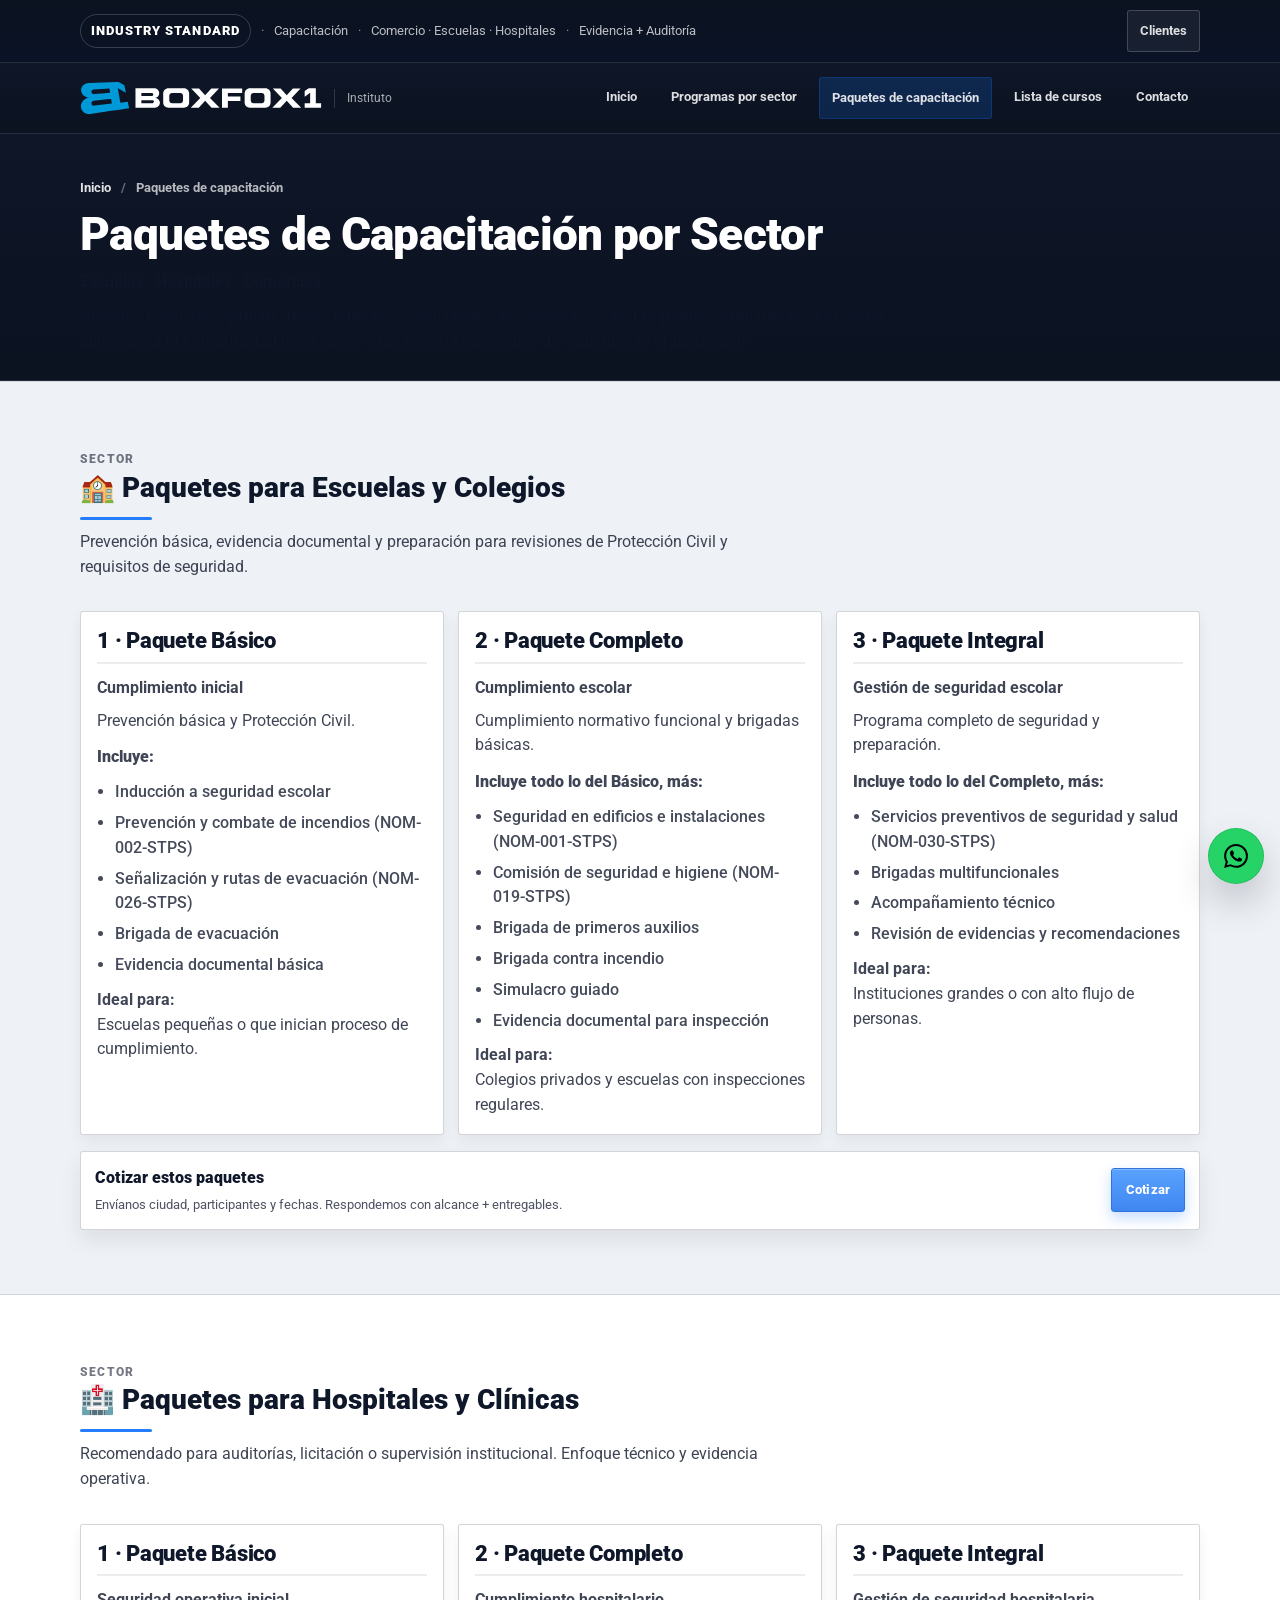
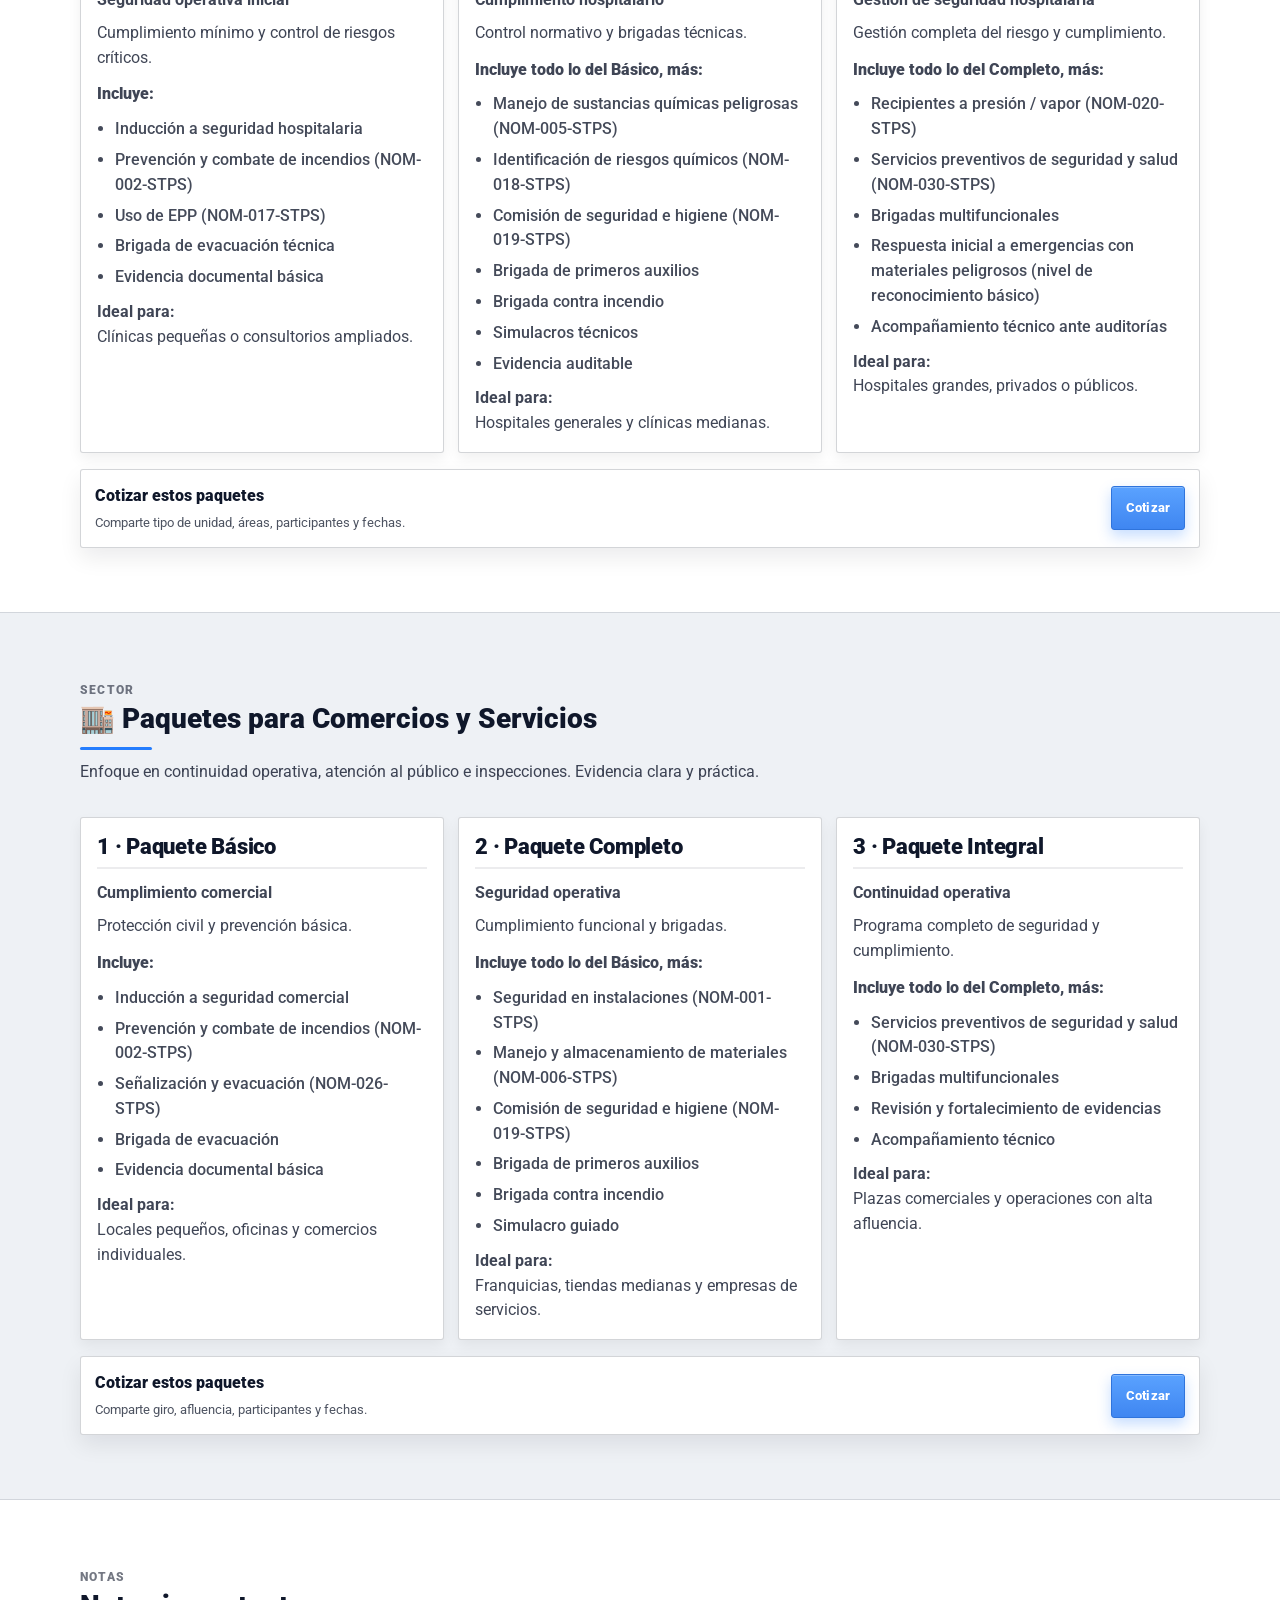
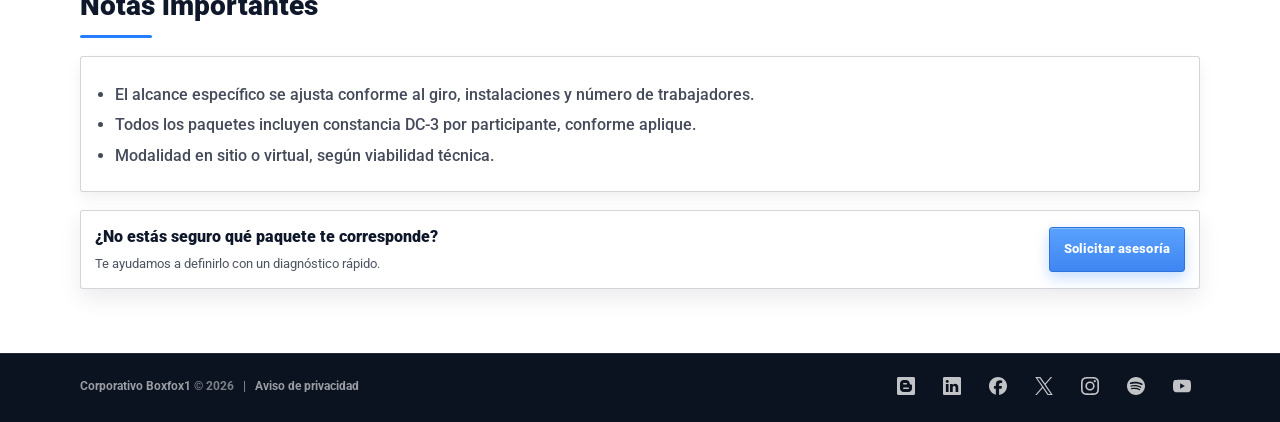
<file: paquetes-de-capacitacion.html>
<!-- =========================================
FILE: /paquetes-de-capacitacion.html  (instituto.boxfox1.com)
Paquetes V2 por sector — raíz
========================================= -->
<!doctype html>
<html lang="es-MX">
  <head>
    <meta charset="utf-8" />
    <meta name="viewport" content="width=device-width, initial-scale=1" />

    <!-- Google tag (gtag.js) -->
    <script
      async
      src="https://www.googletagmanager.com/gtag/js?id=G-NSL96KWLTF"
    ></script>
    <script>
      window.dataLayer = window.dataLayer || [];
      function gtag() {
        dataLayer.push(arguments);
      }
      gtag("js", new Date());
      gtag("config", "G-NSL96KWLTF");
    </script>

    <title>Paquetes de Capacitación por Sector | Instituto Boxfox1</title>
    <meta
      name="description"
      content="Paquetes de capacitación por sector (Escuelas, Hospitales y Comercios): Básico, Completo e Integral. Programas prácticos, documentables y listos para auditoría."
    />
    <meta name="robots" content="index,follow" />
    <meta name="theme-color" content="#0b1220" />
    <link
      rel="canonical"
      href="https://instituto.boxfox1.com/paquetes-de-capacitacion.html"
    />

    <!-- Open Graph -->
    <meta property="og:type" content="website" />
    <meta
      property="og:title"
      content="Paquetes de Capacitación por Sector | Instituto Boxfox1"
    />
    <meta
      property="og:description"
      content="Escuelas · Hospitales · Comercios. Paquetes Básico, Completo e Integral: programas prácticos, documentables y listos para auditoría."
    />
    <meta
      property="og:url"
      content="https://instituto.boxfox1.com/paquetes-de-capacitacion.html"
    />
    <meta property="og:site_name" content="Boxfox1" />

    <link rel="icon" href="assets/img/favicon.ico" />

    <!-- Roboto -->
    <link rel="preconnect" href="https://fonts.googleapis.com" />
    <link rel="preconnect" href="https://fonts.gstatic.com" crossorigin />
    <link
      rel="stylesheet"
      href="https://fonts.googleapis.com/css2?family=Roboto:wght@400;500;700;900&display=swap"
    />

    <link rel="stylesheet" href="assets/css/main.css" />
  </head>

  <body>
    <a class="skip" href="#principal">Saltar al contenido</a>

    <!-- Tira superior -->
    <div class="tira" role="note" aria-label="Identidad y alcance">
      <div class="wrap tira__inner">
        <span class="chip">Industry Standard</span>
        <span class="sep" aria-hidden="true">·</span>
        <span class="muted">Capacitación</span>
        <span class="sep" aria-hidden="true">·</span>
        <span class="muted">Comercio · Escuelas · Hospitales</span>
        <span class="sep" aria-hidden="true">·</span>
        <span class="muted">Evidencia + Auditoría</span>

        <a
          class="nav__link nav__link--soft tira__cta"
          target="_blank"
          rel="noopener"
          href="https://clientes.boxfox1.com"
        >
          Clientes
        </a>
      </div>
    </div>

    <!-- Cabecera -->
    <header class="cabecera" data-cabecera>
      <div class="wrap cabecera__inner">
        <a class="marca" href="index.html" aria-label="Ir al inicio">
          <img
            class="marca__logo"
            src="assets/img/boxfox1.logo.white.svg"
            alt="Boxfox1"
            width="250"
            height="40"
            loading="eager"
            decoding="async"
          />
          <span class="marca__tag">Instituto</span>
        </a>

        <nav class="nav" aria-label="Navegación principal">
          <a class="nav__link" href="index.html#inicio">Inicio</a>
          <a class="nav__link" href="programas-por-sector.html"
            >Programas por sector</a
          >
          <a class="nav__link is-active" href="paquetes-de-capacitacion.html"
            >Paquetes de capacitación</a
          >
          <a class="nav__link" href="index.html#cursos">Lista de cursos</a>
          <a class="nav__link" href="index.html#contacto">Contacto</a>
        </nav>

        <button
          class="navbtn"
          type="button"
          aria-label="Abrir menú"
          aria-expanded="false"
          data-navbtn
        >
          <span class="navbtn__line" aria-hidden="true"></span>
          <span class="navbtn__line" aria-hidden="true"></span>
          <span class="navbtn__line" aria-hidden="true"></span>
        </button>
      </div>

      <!-- Panel móvil -->
      <div class="panel" data-panel aria-hidden="true">
        <div class="wrap panel__inner">
          <a class="panel__link" href="index.html#inicio">Inicio</a>
          <a class="panel__link" href="programas-por-sector.html"
            >Programas por sector</a
          >
          <a class="panel__link is-active" href="paquetes-de-capacitacion.html"
            >Paquetes</a
          >
          <a class="panel__link" href="index.html#cursos">Lista de cursos</a>
          <a class="panel__link panel__link--cta" href="index.html#contacto"
            >Contacto</a
          >

          <div class="panel__meta">
            <div class="panel__metaTitle">Contacto directo</div>

            <a
              class="panel__metaLink"
              href="mailto:info@boxfox1.com?subject=Instituto%20Boxfox1%20|%20Paquetes&body=Origen%3A%20instituto.boxfox1.com%0A%0AHola%20Boxfox1%2C%20quiero%20cotizar%20paquetes%20de%20capacitaci%C3%B3n.%0A%0ASector%3A%0ACiudad%3A%0AN%C3%BAmero%20de%20participantes%3A%0AFechas%20tentativas%3A%0A"
              >info@boxfox1.com</a
            >

            <a
              class="panel__metaLink"
              target="_blank"
              rel="noopener"
              href="https://wa.me/524444989198?text=Hola%20Boxfox1%2C%20vengo%20de%20instituto.boxfox1.com%20y%20quiero%20cotizar%20paquetes%20de%20capacitaci%C3%B3n.%0A%0ASector%3A%0ACiudad%3A%0AN%C3%BAmero%20de%20participantes%3A%0AFechas%20tentativas%3A%0A"
              >WhatsApp 444 498 9198</a
            >
          </div>
        </div>
      </div>
    </header>

    <main id="principal">
      <!-- HERO INTERIOR -->
      <section class="hero hero--inner" aria-label="Paquetes de capacitación">
        <div class="wrap">
          <nav class="crumbs" aria-label="Breadcrumb">
            <a class="crumbs__link" href="index.html">Inicio</a>
            <span class="crumbs__sep" aria-hidden="true">/</span>
            <span class="crumbs__current">Paquetes de capacitación</span>
          </nav>

          <h1 class="h1">Paquetes de Capacitación por Sector</h1>
          <p class="lead" style="margin-top: 10px">
            <strong>Escuelas</strong> · <strong>Hospitales</strong> ·
            <strong>Comercios</strong>
          </p>

          <p class="p" style="max-width: 90ch; margin-top: 10px">
            Nuestros paquetes agrupan cursos, brigadas y actividades de
            capacitación en programas estructurados por sector, alineados a la
            normatividad mexicana y a las necesidades reales de cada tipo de
            organización.
          </p>
        </div>
      </section>

      <!-- ESCUELAS -->
      <section class="seccion seccion--banda" aria-label="Paquetes escuelas">
        <div class="wrap">
          <header class="seccion__head">
            <div class="label">SECTOR</div>
            <h2 class="h2 h2--line">🏫 Paquetes para Escuelas y Colegios</h2>
            <p class="p">
              Prevención básica, evidencia documental y preparación para
              revisiones de Protección Civil y requisitos de seguridad.
            </p>
          </header>

          <div class="cards3">
            <article class="card">
              <h3 class="h3">1 · Paquete Básico</h3>
              <p class="p"><strong>Cumplimiento inicial</strong></p>
              <p class="p" style="margin-top: 8px">
                Prevención básica y Protección Civil.
              </p>

              <div class="p" style="margin-top: 12px; font-weight: 900">
                Incluye:
              </div>
              <ul class="list list--tight">
                <li>Inducción a seguridad escolar</li>
                <li>Prevención y combate de incendios (NOM-002-STPS)</li>
                <li>Señalización y rutas de evacuación (NOM-026-STPS)</li>
                <li>Brigada de evacuación</li>
                <li>Evidencia documental básica</li>
              </ul>

              <p class="p" style="margin-top: 10px">
                <strong>Ideal para:</strong><br />
                Escuelas pequeñas o que inician proceso de cumplimiento.
              </p>
            </article>

            <article class="card">
              <h3 class="h3">2 · Paquete Completo</h3>
              <p class="p"><strong>Cumplimiento escolar</strong></p>
              <p class="p" style="margin-top: 8px">
                Cumplimiento normativo funcional y brigadas básicas.
              </p>

              <div class="p" style="margin-top: 12px; font-weight: 900">
                Incluye todo lo del Básico, más:
              </div>
              <ul class="list list--tight">
                <li>Seguridad en edificios e instalaciones (NOM-001-STPS)</li>
                <li>Comisión de seguridad e higiene (NOM-019-STPS)</li>
                <li>Brigada de primeros auxilios</li>
                <li>Brigada contra incendio</li>
                <li>Simulacro guiado</li>
                <li>Evidencia documental para inspección</li>
              </ul>

              <p class="p" style="margin-top: 10px">
                <strong>Ideal para:</strong><br />
                Colegios privados y escuelas con inspecciones regulares.
              </p>
            </article>

            <article class="card">
              <h3 class="h3">3 · Paquete Integral</h3>
              <p class="p"><strong>Gestión de seguridad escolar</strong></p>
              <p class="p" style="margin-top: 8px">
                Programa completo de seguridad y preparación.
              </p>

              <div class="p" style="margin-top: 12px; font-weight: 900">
                Incluye todo lo del Completo, más:
              </div>
              <ul class="list list--tight">
                <li>
                  Servicios preventivos de seguridad y salud (NOM-030-STPS)
                </li>
                <li>Brigadas multifuncionales</li>
                <li>Acompañamiento técnico</li>
                <li>Revisión de evidencias y recomendaciones</li>
              </ul>

              <p class="p" style="margin-top: 10px">
                <strong>Ideal para:</strong><br />
                Instituciones grandes o con alto flujo de personas.
              </p>
            </article>
          </div>

          <div class="ctaInline" style="margin-top: 16px">
            <div>
              <div class="ctaInline__k">Cotizar estos paquetes</div>
              <div class="ctaInline__v">
                Envíanos ciudad, participantes y fechas. Respondemos con alcance
                + entregables.
              </div>
            </div>
            <a class="btn btn--cta" href="index.html#contacto">Cotizar</a>
          </div>
        </div>
      </section>

      <!-- HOSPITALES -->
      <section class="seccion" aria-label="Paquetes hospitales">
        <div class="wrap">
          <header class="seccion__head">
            <div class="label">SECTOR</div>
            <h2 class="h2 h2--line">🏥 Paquetes para Hospitales y Clínicas</h2>
            <p class="p">
              Recomendado para auditorías, licitación o supervisión
              institucional. Enfoque técnico y evidencia operativa.
            </p>
          </header>

          <div class="cards3">
            <article class="card">
              <h3 class="h3">1 · Paquete Básico</h3>
              <p class="p"><strong>Seguridad operativa inicial</strong></p>
              <p class="p" style="margin-top: 8px">
                Cumplimiento mínimo y control de riesgos críticos.
              </p>

              <div class="p" style="margin-top: 12px; font-weight: 900">
                Incluye:
              </div>
              <ul class="list list--tight">
                <li>Inducción a seguridad hospitalaria</li>
                <li>Prevención y combate de incendios (NOM-002-STPS)</li>
                <li>Uso de EPP (NOM-017-STPS)</li>
                <li>Brigada de evacuación técnica</li>
                <li>Evidencia documental básica</li>
              </ul>

              <p class="p" style="margin-top: 10px">
                <strong>Ideal para:</strong><br />
                Clínicas pequeñas o consultorios ampliados.
              </p>
            </article>

            <article class="card">
              <h3 class="h3">2 · Paquete Completo</h3>
              <p class="p"><strong>Cumplimiento hospitalario</strong></p>
              <p class="p" style="margin-top: 8px">
                Control normativo y brigadas técnicas.
              </p>

              <div class="p" style="margin-top: 12px; font-weight: 900">
                Incluye todo lo del Básico, más:
              </div>
              <ul class="list list--tight">
                <li>Manejo de sustancias químicas peligrosas (NOM-005-STPS)</li>
                <li>Identificación de riesgos químicos (NOM-018-STPS)</li>
                <li>Comisión de seguridad e higiene (NOM-019-STPS)</li>
                <li>Brigada de primeros auxilios</li>
                <li>Brigada contra incendio</li>
                <li>Simulacros técnicos</li>
                <li>Evidencia auditable</li>
              </ul>

              <p class="p" style="margin-top: 10px">
                <strong>Ideal para:</strong><br />
                Hospitales generales y clínicas medianas.
              </p>
            </article>

            <article class="card">
              <h3 class="h3">3 · Paquete Integral</h3>
              <p class="p">
                <strong>Gestión de seguridad hospitalaria</strong>
              </p>
              <p class="p" style="margin-top: 8px">
                Gestión completa del riesgo y cumplimiento.
              </p>

              <div class="p" style="margin-top: 12px; font-weight: 900">
                Incluye todo lo del Completo, más:
              </div>
              <ul class="list list--tight">
                <li>Recipientes a presión / vapor (NOM-020-STPS)</li>
                <li>
                  Servicios preventivos de seguridad y salud (NOM-030-STPS)
                </li>
                <li>Brigadas multifuncionales</li>
                <li>
                  Respuesta inicial a emergencias con materiales peligrosos
                  (nivel de reconocimiento básico)
                </li>
                <li>Acompañamiento técnico ante auditorías</li>
              </ul>

              <p class="p" style="margin-top: 10px">
                <strong>Ideal para:</strong><br />
                Hospitales grandes, privados o públicos.
              </p>
            </article>
          </div>

          <div class="ctaInline" style="margin-top: 16px">
            <div>
              <div class="ctaInline__k">Cotizar estos paquetes</div>
              <div class="ctaInline__v">
                Comparte tipo de unidad, áreas, participantes y fechas.
              </div>
            </div>
            <a class="btn btn--cta" href="index.html#contacto">Cotizar</a>
          </div>
        </div>
      </section>

      <!-- COMERCIOS -->
      <section class="seccion seccion--banda" aria-label="Paquetes comercios">
        <div class="wrap">
          <header class="seccion__head">
            <div class="label">SECTOR</div>
            <h2 class="h2 h2--line">🏬 Paquetes para Comercios y Servicios</h2>
            <p class="p">
              Enfoque en continuidad operativa, atención al público e
              inspecciones. Evidencia clara y práctica.
            </p>
          </header>

          <div class="cards3">
            <article class="card">
              <h3 class="h3">1 · Paquete Básico</h3>
              <p class="p"><strong>Cumplimiento comercial</strong></p>
              <p class="p" style="margin-top: 8px">
                Protección civil y prevención básica.
              </p>

              <div class="p" style="margin-top: 12px; font-weight: 900">
                Incluye:
              </div>
              <ul class="list list--tight">
                <li>Inducción a seguridad comercial</li>
                <li>Prevención y combate de incendios (NOM-002-STPS)</li>
                <li>Señalización y evacuación (NOM-026-STPS)</li>
                <li>Brigada de evacuación</li>
                <li>Evidencia documental básica</li>
              </ul>

              <p class="p" style="margin-top: 10px">
                <strong>Ideal para:</strong><br />
                Locales pequeños, oficinas y comercios individuales.
              </p>
            </article>

            <article class="card">
              <h3 class="h3">2 · Paquete Completo</h3>
              <p class="p"><strong>Seguridad operativa</strong></p>
              <p class="p" style="margin-top: 8px">
                Cumplimiento funcional y brigadas.
              </p>

              <div class="p" style="margin-top: 12px; font-weight: 900">
                Incluye todo lo del Básico, más:
              </div>
              <ul class="list list--tight">
                <li>Seguridad en instalaciones (NOM-001-STPS)</li>
                <li>Manejo y almacenamiento de materiales (NOM-006-STPS)</li>
                <li>Comisión de seguridad e higiene (NOM-019-STPS)</li>
                <li>Brigada de primeros auxilios</li>
                <li>Brigada contra incendio</li>
                <li>Simulacro guiado</li>
              </ul>

              <p class="p" style="margin-top: 10px">
                <strong>Ideal para:</strong><br />
                Franquicias, tiendas medianas y empresas de servicios.
              </p>
            </article>

            <article class="card">
              <h3 class="h3">3 · Paquete Integral</h3>
              <p class="p"><strong>Continuidad operativa</strong></p>
              <p class="p" style="margin-top: 8px">
                Programa completo de seguridad y cumplimiento.
              </p>

              <div class="p" style="margin-top: 12px; font-weight: 900">
                Incluye todo lo del Completo, más:
              </div>
              <ul class="list list--tight">
                <li>
                  Servicios preventivos de seguridad y salud (NOM-030-STPS)
                </li>
                <li>Brigadas multifuncionales</li>
                <li>Revisión y fortalecimiento de evidencias</li>
                <li>Acompañamiento técnico</li>
              </ul>

              <p class="p" style="margin-top: 10px">
                <strong>Ideal para:</strong><br />
                Plazas comerciales y operaciones con alta afluencia.
              </p>
            </article>
          </div>

          <div class="ctaInline" style="margin-top: 16px">
            <div>
              <div class="ctaInline__k">Cotizar estos paquetes</div>
              <div class="ctaInline__v">
                Comparte giro, afluencia, participantes y fechas.
              </div>
            </div>
            <a class="btn btn--cta" href="index.html#contacto">Cotizar</a>
          </div>
        </div>
      </section>

      <!-- NOTAS + CTA FINAL -->
      <section class="seccion" aria-label="Notas y ayuda">
        <div class="wrap">
          <header class="seccion__head">
            <div class="label">NOTAS</div>
            <h2 class="h2 h2--line">Notas importantes</h2>
          </header>

          <div class="card">
            <ul class="list list--tight">
              <li>
                El alcance específico se ajusta conforme al giro, instalaciones
                y número de trabajadores.
              </li>
              <li>
                Todos los paquetes incluyen constancia DC-3 por participante,
                conforme aplique.
              </li>
              <li>Modalidad en sitio o virtual, según viabilidad técnica.</li>
            </ul>
          </div>

          <div class="ctaInline" style="margin-top: 18px">
            <div>
              <div class="ctaInline__k">
                ¿No estás seguro qué paquete te corresponde?
              </div>
              <div class="ctaInline__v">
                Te ayudamos a definirlo con un diagnóstico rápido.
              </div>
            </div>
            <a class="btn btn--cta" href="index.html#contacto"
              >Solicitar asesoría</a
            >
          </div>
        </div>
      </section>

      <!-- FOOTER V3 -->
      <footer class="footer" aria-label="Pie de página">
        <div class="wrap footer__inner">
          <div class="footer__col">
            <div class="footer__legal">
              <a
                class="footer__link footer__link--legal"
                href="https://corporativo.boxfox1.com/"
                target="_blank"
                rel="noopener"
              >
                Corporativo Boxfox1
              </a>
              © 2026 &nbsp; | &nbsp;
              <a
                class="footer__link footer__link--legal"
                href="#"
                data-open-privacy
              >
                Aviso de privacidad
              </a>
            </div>
          </div>

          <div class="footer__col footer__col--right">
            <div class="footer__icons" aria-label="Redes sociales Boxfox1">
              <a
                class="iconlink"
                href="https://blog.boxfox1.com/"
                target="_blank"
                rel="noopener"
                aria-label="Blog Boxfox1"
              >
                <img
                  src="assets/img/icons/blog.svg"
                  alt=""
                  aria-hidden="true"
                />
              </a>

              <a
                class="iconlink"
                href="https://www.linkedin.com/company/boxfox1industry"
                target="_blank"
                rel="noopener"
                aria-label="LinkedIn"
              >
                <img
                  src="assets/img/icons/linkedin.svg"
                  alt=""
                  aria-hidden="true"
                />
              </a>

              <a
                class="iconlink"
                href="https://www.facebook.com/boxfox1industria/"
                target="_blank"
                rel="noopener"
                aria-label="Facebook"
              >
                <img
                  src="assets/img/icons/facebook.svg"
                  alt=""
                  aria-hidden="true"
                />
              </a>

              <a
                class="iconlink"
                href="https://x.com/Boxfox1industry"
                target="_blank"
                rel="noopener"
                aria-label="X"
              >
                <img src="assets/img/icons/x.svg" alt="" aria-hidden="true" />
              </a>

              <a
                class="iconlink"
                href="https://www.instagram.com/boxfox1.industry/"
                target="_blank"
                rel="noopener"
                aria-label="Instagram"
              >
                <img
                  src="assets/img/icons/instagram.svg"
                  alt=""
                  aria-hidden="true"
                />
              </a>

              <a
                class="iconlink"
                href="https://open.spotify.com/show/6O8W2euH2owYs06F3bGgIo"
                target="_blank"
                rel="noopener"
                aria-label="Spotify"
              >
                <img
                  src="assets/img/icons/spotify.svg"
                  alt=""
                  aria-hidden="true"
                />
              </a>

              <a
                class="iconlink"
                href="https://www.youtube.com/@Boxfox1industry"
                target="_blank"
                rel="noopener"
                aria-label="YouTube"
              >
                <img
                  src="assets/img/icons/youtube.svg"
                  alt=""
                  aria-hidden="true"
                />
              </a>
            </div>
          </div>
        </div>
      </footer>

      <!-- Botón flotante: WhatsApp -->
      <a
        class="wafab"
        target="_blank"
        rel="noopener"
        href="https://wa.me/524444989198?text=Hola%20Boxfox1%2C%20vengo%20de%20instituto.boxfox1.com%20y%20quiero%20cotizar%20paquetes%20de%20capacitaci%C3%B3n."
        aria-label="Contactar por WhatsApp"
      >
        <img
          src="assets/img/icons/whatsapp.svg"
          alt="WhatsApp"
          aria-hidden="true"
        />
      </a>

      <!-- PRIVACIDAD MODAL (V3) -->
      <div
        class="modal"
        id="privacyModal"
        role="dialog"
        aria-modal="true"
        aria-hidden="true"
        aria-labelledby="privacyTitle"
        aria-describedby="privacyDesc"
      >
        <div class="modal__backdrop" data-modal-close></div>

        <div class="modal__panel" role="document">
          <div class="modal__top">
            <div class="modal__kicker">
              <span class="kicker__dot" aria-hidden="true"></span>
              AVISO DE PRIVACIDAD
            </div>

            <button
              class="modal__x"
              type="button"
              aria-label="Cerrar"
              data-modal-close
            >
              ×
            </button>
          </div>

          <h2 class="h2" id="privacyTitle" style="margin-top: 8px">
            Tratamiento de datos personales
          </h2>

          <p class="p" id="privacyDesc" style="margin-top: 6px">
            Al proporcionar tus datos (nombre, institución/empresa, correo y/o
            teléfono), autorizas a Boxfox1 a utilizarlos únicamente para
            contactarte, dar seguimiento a tu solicitud y enviarte información
            relacionada con nuestros servicios. No vendemos ni compartimos tus
            datos con terceros, salvo cuando sea necesario para cumplir
            obligaciones legales. Puedes solicitar acceso, rectificación o
            eliminación de tus datos escribiendo a
            <a
              class="link"
              href="mailto:info@boxfox1.com?subject=Privacidad%20|%20Solicitud%20ARCO&body=Origen%3A%20instituto.boxfox1.com%0A%0AHola%20Boxfox1%2C%20quiero%20ejercer%20mis%20derechos%20ARCO.%0A%0ANombre%3A%0ACorreo%3A%0ASolicitud%3A%0A"
              >info@boxfox1.com</a
            >.
          </p>

          <div class="modal__actions">
            <button class="btn btn--primario" type="button" data-modal-close>
              Aceptar
            </button>
          </div>

          <p class="muted" style="font-size: 12px; margin-top: 10px">
            Origen: instituto.boxfox1.com
          </p>
        </div>
      </div>
    </main>

    <script src="assets/js/main.js" defer></script>
  </body>
</html>
</file>
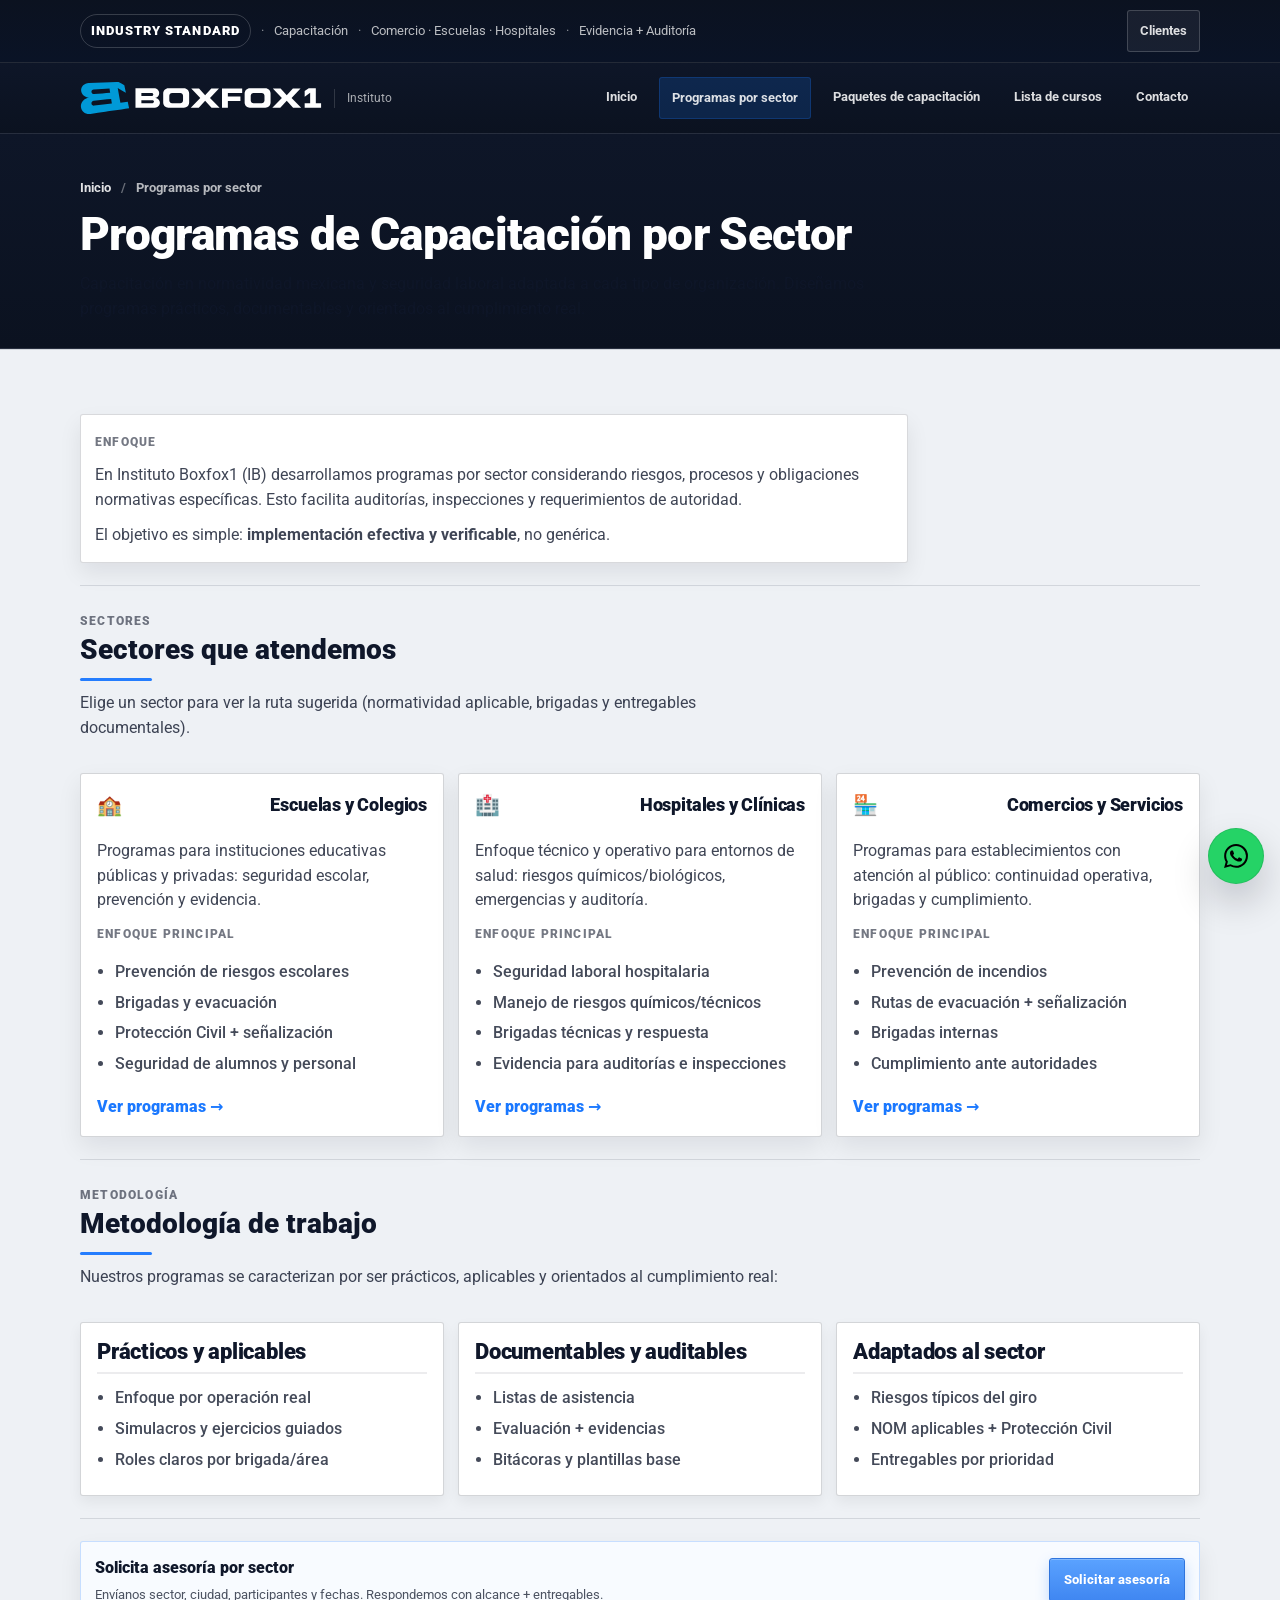
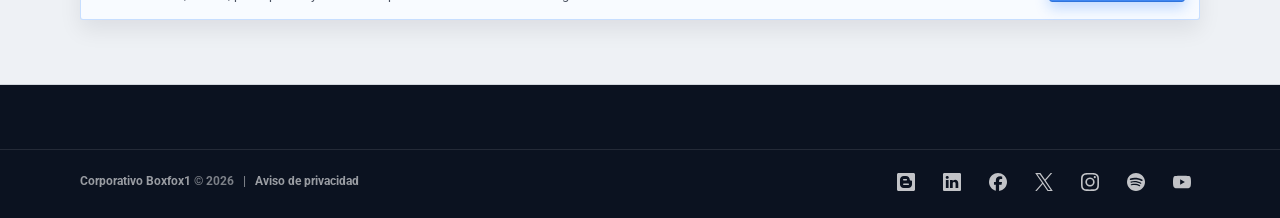
<file: programas-por-sector.html>
<!-- =========================================
FILE: /programas-por-sector.html (instituto.boxfox1.com)
Interior estándar — baseline Instituto (header dark + footer V3 + modal)
========================================= -->
<!doctype html>
<html lang="es-MX">
  <head>
    <meta charset="utf-8" />
    <meta name="viewport" content="width=device-width, initial-scale=1" />

    <!-- Google tag (gtag.js) -->
    <script
      async
      src="https://www.googletagmanager.com/gtag/js?id=G-NSL96KWLTF"
    ></script>
    <script>
      window.dataLayer = window.dataLayer || [];
      function gtag() {
        dataLayer.push(arguments);
      }
      gtag("js", new Date());
      gtag("config", "G-NSL96KWLTF");
    </script>

    <title>Programas por Sector | Instituto Boxfox1</title>
    <meta
      name="description"
      content="Programas de capacitación por sector (escuelas, hospitales y comercios). Enfoque práctico, documentable y listo para auditoría."
    />
    <meta name="robots" content="index,follow" />
    <meta name="theme-color" content="#0b1220" />
    <link
      rel="canonical"
      href="https://instituto.boxfox1.com/programas-por-sector.html"
    />

    <!-- Open Graph -->
    <meta property="og:type" content="website" />
    <meta
      property="og:title"
      content="Programas por Sector | Instituto Boxfox1"
    />
    <meta
      property="og:description"
      content="Capacitación práctica, documentable y orientada al cumplimiento real. Escuelas, hospitales y comercios."
    />
    <meta
      property="og:url"
      content="https://instituto.boxfox1.com/programas-por-sector.html"
    />
    <meta property="og:site_name" content="Boxfox1" />

    <link rel="icon" href="assets/img/favicon.ico" />

    <!-- Roboto -->
    <link rel="preconnect" href="https://fonts.googleapis.com" />
    <link rel="preconnect" href="https://fonts.gstatic.com" crossorigin />
    <link
      rel="stylesheet"
      href="https://fonts.googleapis.com/css2?family=Roboto:wght@400;500;700;900&display=swap"
    />

    <link rel="stylesheet" href="assets/css/main.css" />

    <!-- CSS local (solo para este interior) -->
    <style>
      .prose {
        max-width: 92ch;
      }
      .prose .p {
        margin-top: 10px;
      }
      .callout {
        border: 1px solid rgba(15, 23, 42, 0.16);
        background: #ffffff;
        border-radius: var(--radius);
        padding: 14px 14px;
        box-shadow: var(--sombra2);
      }
      .divider {
        height: 1px;
        background: rgba(15, 23, 42, 0.12);
        margin: 22px 0;
      }
      .sectorGrid {
        display: grid;
        grid-template-columns: repeat(3, 1fr);
        gap: 14px;
        align-items: stretch;
        margin-top: 16px;
      }
      @media (max-width: 980px) {
        .sectorGrid {
          grid-template-columns: 1fr;
        }
      }
      .sectorCard {
        border: 1px solid var(--linea2);
        background: #fff;
        border-radius: var(--radius);
        padding: 16px 16px;
        box-shadow: 0 10px 24px rgba(2, 6, 23, 0.08);
        display: flex;
        flex-direction: column;
        height: 100%;
      }
      .sectorCard__top {
        display: flex;
        align-items: center;
        justify-content: space-between;
        gap: 10px;
        margin-bottom: 10px;
      }
      .sectorCard__emoji {
        font-size: 20px;
      }
      .sectorCard__title {
        font-size: 18px;
        font-weight: 900;
        margin: 0;
        letter-spacing: -0.01em;
      }
      .sectorCard .p {
        margin-top: 8px;
      }
      .sectorCard .list {
        margin-top: 10px;
      }
      .sectorCard__cta {
        margin-top: auto;
        padding-top: 12px;
      }
      .linkCta {
        display: inline-flex;
        align-items: center;
        gap: 8px;
        font-weight: 900;
        color: var(--azul);
      }
      .linkCta:hover {
        text-decoration: underline;
      }
      .sectionCTA {
        border: 1px solid rgba(26, 120, 255, 0.22);
        background: #f8fbff;
        border-radius: var(--radius);
        padding: 14px 14px;
        display: flex;
        align-items: center;
        justify-content: space-between;
        gap: 14px;
        flex-wrap: wrap;
        box-shadow: var(--sombra2);
      }
      .sectionCTA__k {
        font-weight: 900;
      }
      .sectionCTA__v {
        color: rgba(15, 23, 42, 0.74);
        font-size: 13px;
        margin-top: 4px;
      }
      .sectionCTA .btn {
        width: auto;
      }
    </style>
  </head>

  <body>
    <a class="skip" href="#principal">Saltar al contenido</a>

    <!-- Tira superior -->
    <div class="tira" role="note" aria-label="Identidad y alcance">
      <div class="wrap tira__inner">
        <span class="chip">Industry Standard</span>
        <span class="sep" aria-hidden="true">·</span>
        <span class="muted">Capacitación</span>
        <span class="sep" aria-hidden="true">·</span>
        <span class="muted">Comercio · Escuelas · Hospitales</span>
        <span class="sep" aria-hidden="true">·</span>
        <span class="muted">Evidencia + Auditoría</span>

        <a
          class="nav__link nav__link--soft tira__cta"
          target="_blank"
          rel="noopener"
          href="https://clientes.boxfox1.com"
        >
          Clientes
        </a>
      </div>
    </div>

    <!-- Cabecera (igual que index) -->
    <header class="cabecera" data-cabecera>
      <div class="wrap cabecera__inner">
        <a class="marca" href="index.html#inicio" aria-label="Ir al inicio">
          <img
            class="marca__logo"
            src="assets/img/boxfox1.logo.white.svg"
            alt="Boxfox1"
            width="250"
            height="40"
            loading="eager"
            decoding="async"
          />
          <span class="marca__tag">Instituto</span>
        </a>

        <nav class="nav" aria-label="Navegación principal">
          <a class="nav__link" href="index.html#inicio">Inicio</a>
          <a class="nav__link is-active" href="programas-por-sector.html"
            >Programas por sector</a
          >
          <a class="nav__link" href="index.html#paquetes"
            >Paquetes de capacitación</a
          >
          <a class="nav__link" href="index.html#cursos">Lista de cursos</a>
          <a class="nav__link" href="index.html#contacto">Contacto</a>
        </nav>

        <button
          class="navbtn"
          type="button"
          aria-label="Abrir menú"
          aria-expanded="false"
          data-navbtn
        >
          <span class="navbtn__line" aria-hidden="true"></span>
          <span class="navbtn__line" aria-hidden="true"></span>
          <span class="navbtn__line" aria-hidden="true"></span>
        </button>
      </div>

      <!-- Panel móvil -->
      <div class="panel" data-panel aria-hidden="true">
        <div class="wrap panel__inner">
          <a class="panel__link" href="index.html#inicio">Inicio</a>
          <a class="panel__link is-active" href="programas-por-sector.html"
            >Programas por sector</a
          >
          <a class="panel__link" href="index.html#paquetes">Paquetes</a>
          <a class="panel__link" href="index.html#cursos">Lista de cursos</a>
          <a class="panel__link panel__link--cta" href="index.html#contacto"
            >Contacto</a
          >

          <div class="panel__meta">
            <div class="panel__metaTitle">Contacto directo</div>

            <a
              class="panel__metaLink"
              href="mailto:info@boxfox1.com?subject=Instituto%20Boxfox1%20|%20Programas%20por%20sector&body=Origen%3A%20instituto.boxfox1.com%20(programas-por-sector)%0A%0AHola%20Boxfox1%2C%20quiero%20informaci%C3%B3n%20de%20programas%20por%20sector.%0A%0AInstituci%C3%B3n%2FEmpresa%3A%0ASector%3A%0ACiudad%3A%0AN%C3%BAmero%20de%20participantes%3A%0AFechas%20tentativas%3A%0A"
              >info@boxfox1.com</a
            >

            <a
              class="panel__metaLink"
              target="_blank"
              rel="noopener"
              href="https://wa.me/524444989198?text=Hola%20Boxfox1%2C%20vengo%20de%20instituto.boxfox1.com%20(programas-por-sector)%20y%20quiero%20informaci%C3%B3n%20de%20programas%20por%20sector.%0A%0AInstituci%C3%B3n%2FEmpresa%3A%0ASector%3A%0ACiudad%3A%0AN%C3%BAmero%20de%20participantes%3A%0AFechas%20tentativas%3A%0A"
              >WhatsApp 444 498 9198</a
            >
          </div>
        </div>
      </div>
    </header>

    <main id="principal">
      <!-- HERO INTERIOR -->
      <section class="hero hero--inner" aria-label="Programas por sector">
        <div class="wrap">
          <nav class="crumbs" aria-label="Ruta de navegación">
            <a class="crumbs__link" href="index.html">Inicio</a>
            <span class="crumbs__sep" aria-hidden="true">/</span>
            <span class="crumbs__current">Programas por sector</span>
          </nav>

          <h1 class="h1">Programas de Capacitación por Sector</h1>
          <p class="lead prose">
            Capacitación en normatividad mexicana y seguridad laboral adaptada a
            cada tipo de organización. Diseñamos programas prácticos,
            documentables y orientados al cumplimiento real.
          </p>
        </div>
      </section>

      <!-- Intro -->
      <section class="seccion seccion--banda" aria-label="Contexto">
        <div class="wrap">
          <div class="callout prose">
            <div class="label">ENFOQUE</div>
            <p class="p">
              En Instituto Boxfox1 (IB) desarrollamos programas por sector
              considerando riesgos, procesos y obligaciones normativas
              específicas. Esto facilita auditorías, inspecciones y
              requerimientos de autoridad.
            </p>
            <p class="p">
              El objetivo es simple:
              <strong>implementación efectiva y verificable</strong>, no
              genérica.
            </p>
          </div>

          <div class="divider" role="separator" aria-hidden="true"></div>

          <header class="seccion__head" style="margin-bottom: 8px">
            <div class="label">SECTORES</div>
            <h2 class="h2 h2--line">Sectores que atendemos</h2>
            <p class="p prose">
              Elige un sector para ver la ruta sugerida (normatividad aplicable,
              brigadas y entregables documentales).
            </p>
          </header>

          <div class="sectorGrid">
            <!-- Escuelas -->
            <article class="sectorCard">
              <div class="sectorCard__top">
                <div class="sectorCard__emoji" aria-hidden="true">🏫</div>
                <h3 class="sectorCard__title">Escuelas y Colegios</h3>
              </div>
              <p class="p">
                Programas para instituciones educativas públicas y privadas:
                seguridad escolar, prevención y evidencia.
              </p>

              <div class="label" style="margin-top: 12px">
                ENFOQUE PRINCIPAL
              </div>
              <ul class="list list--tight">
                <li>Prevención de riesgos escolares</li>
                <li>Brigadas y evacuación</li>
                <li>Protección Civil + señalización</li>
                <li>Seguridad de alumnos y personal</li>
              </ul>

              <div class="sectorCard__cta">
                <a class="linkCta" href="/sectores/colegios-y-escuelas.html">
                  Ver programas →
                </a>
              </div>
            </article>

            <!-- Hospitales -->
            <article class="sectorCard">
              <div class="sectorCard__top">
                <div class="sectorCard__emoji" aria-hidden="true">🏥</div>
                <h3 class="sectorCard__title">Hospitales y Clínicas</h3>
              </div>
              <p class="p">
                Enfoque técnico y operativo para entornos de salud: riesgos
                químicos/biológicos, emergencias y auditoría.
              </p>

              <div class="label" style="margin-top: 12px">
                ENFOQUE PRINCIPAL
              </div>
              <ul class="list list--tight">
                <li>Seguridad laboral hospitalaria</li>
                <li>Manejo de riesgos químicos/técnicos</li>
                <li>Brigadas técnicas y respuesta</li>
                <li>Evidencia para auditorías e inspecciones</li>
              </ul>

              <div class="sectorCard__cta">
                <a class="linkCta" href="/sectores/hospitales-y-clinicas.html">
                  Ver programas →
                </a>
              </div>
            </article>

            <!-- Comercios -->
            <article class="sectorCard">
              <div class="sectorCard__top">
                <div class="sectorCard__emoji" aria-hidden="true">🏪</div>
                <h3 class="sectorCard__title">Comercios y Servicios</h3>
              </div>
              <p class="p">
                Programas para establecimientos con atención al público:
                continuidad operativa, brigadas y cumplimiento.
              </p>

              <div class="label" style="margin-top: 12px">
                ENFOQUE PRINCIPAL
              </div>
              <ul class="list list--tight">
                <li>Prevención de incendios</li>
                <li>Rutas de evacuación + señalización</li>
                <li>Brigadas internas</li>
                <li>Cumplimiento ante autoridades</li>
              </ul>

              <div class="sectorCard__cta">
                <a class="linkCta" href="/sectores/comercios-y-servicios.html">
                  Ver programas →
                </a>
              </div>
            </article>
          </div>

          <div class="divider" role="separator" aria-hidden="true"></div>

          <header class="seccion__head">
            <div class="label">METODOLOGÍA</div>
            <h2 class="h2 h2--line">Metodología de trabajo</h2>
            <p class="p prose">
              Nuestros programas se caracterizan por ser prácticos, aplicables y
              orientados al cumplimiento real:
            </p>
          </header>

          <div class="cards3">
            <article class="card">
              <h3 class="h3">Prácticos y aplicables</h3>
              <ul class="list list--tight">
                <li>Enfoque por operación real</li>
                <li>Simulacros y ejercicios guiados</li>
                <li>Roles claros por brigada/área</li>
              </ul>
            </article>

            <article class="card">
              <h3 class="h3">Documentables y auditables</h3>
              <ul class="list list--tight">
                <li>Listas de asistencia</li>
                <li>Evaluación + evidencias</li>
                <li>Bitácoras y plantillas base</li>
              </ul>
            </article>

            <article class="card">
              <h3 class="h3">Adaptados al sector</h3>
              <ul class="list list--tight">
                <li>Riesgos típicos del giro</li>
                <li>NOM aplicables + Protección Civil</li>
                <li>Entregables por prioridad</li>
              </ul>
            </article>
          </div>

          <div class="divider" role="separator" aria-hidden="true"></div>

          <div class="sectionCTA" aria-label="Solicitud de asesoría por sector">
            <div>
              <div class="sectionCTA__k">Solicita asesoría por sector</div>
              <div class="sectionCTA__v">
                Envíanos sector, ciudad, participantes y fechas. Respondemos con
                alcance + entregables.
              </div>
            </div>
            <a class="btn btn--cta" href="index.html#contacto"
              >Solicitar asesoría</a
            >
          </div>
        </div>
      </section>

      <!-- FOOTER + MODAL + WAFAB (idéntico a index) -->
      <section class="seccion seccion--mando seccion--bottom" aria-label="Pie">
        <footer class="footer" aria-label="Pie de página">
          <div class="wrap footer__inner">
            <div class="footer__col">
              <div class="footer__legal">
                <a
                  class="footer__link footer__link--legal"
                  href="https://corporativo.boxfox1.com/"
                  target="_blank"
                  rel="noopener"
                >
                  Corporativo Boxfox1
                </a>
                © 2026 &nbsp; | &nbsp;
                <a
                  class="footer__link footer__link--legal"
                  href="#"
                  data-open-privacy
                >
                  Aviso de privacidad
                </a>
              </div>
            </div>

            <div class="footer__col footer__col--right">
              <div class="footer__icons" aria-label="Redes sociales Boxfox1">
                <a
                  class="iconlink"
                  href="https://blog.boxfox1.com/"
                  target="_blank"
                  rel="noopener"
                  aria-label="Blog Boxfox1"
                >
                  <img
                    src="assets/img/icons/blog.svg"
                    alt=""
                    aria-hidden="true"
                  />
                </a>
                <a
                  class="iconlink"
                  href="https://www.linkedin.com/company/boxfox1industry"
                  target="_blank"
                  rel="noopener"
                  aria-label="LinkedIn"
                >
                  <img
                    src="assets/img/icons/linkedin.svg"
                    alt=""
                    aria-hidden="true"
                  />
                </a>
                <a
                  class="iconlink"
                  href="https://www.facebook.com/boxfox1industria/"
                  target="_blank"
                  rel="noopener"
                  aria-label="Facebook"
                >
                  <img
                    src="assets/img/icons/facebook.svg"
                    alt=""
                    aria-hidden="true"
                  />
                </a>
                <a
                  class="iconlink"
                  href="https://x.com/Boxfox1industry"
                  target="_blank"
                  rel="noopener"
                  aria-label="X"
                >
                  <img src="assets/img/icons/x.svg" alt="" aria-hidden="true" />
                </a>
                <a
                  class="iconlink"
                  href="https://www.instagram.com/boxfox1.industry/"
                  target="_blank"
                  rel="noopener"
                  aria-label="Instagram"
                >
                  <img
                    src="assets/img/icons/instagram.svg"
                    alt=""
                    aria-hidden="true"
                  />
                </a>
                <a
                  class="iconlink"
                  href="https://open.spotify.com/show/6O8W2euH2owYs06F3bGgIo"
                  target="_blank"
                  rel="noopener"
                  aria-label="Spotify"
                >
                  <img
                    src="assets/img/icons/spotify.svg"
                    alt=""
                    aria-hidden="true"
                  />
                </a>
                <a
                  class="iconlink"
                  href="https://www.youtube.com/@Boxfox1industry"
                  target="_blank"
                  rel="noopener"
                  aria-label="YouTube"
                >
                  <img
                    src="assets/img/icons/youtube.svg"
                    alt=""
                    aria-hidden="true"
                  />
                </a>
              </div>
            </div>
          </div>
        </footer>

        <!-- Botón flotante: WhatsApp -->
        <a
          class="wafab"
          target="_blank"
          rel="noopener"
          href="https://wa.me/524444989198?text=Hola%20Boxfox1%2C%20vengo%20de%20instituto.boxfox1.com%20(programas-por-sector)%20y%20quiero%20informaci%C3%B3n%20por%20sector."
          aria-label="Contactar por WhatsApp"
        >
          <img
            src="assets/img/icons/whatsapp.svg"
            alt="WhatsApp"
            aria-hidden="true"
          />
        </a>

        <!-- PRIVACIDAD MODAL (V3) -->
        <div
          class="modal"
          id="privacyModal"
          role="dialog"
          aria-modal="true"
          aria-hidden="true"
          aria-labelledby="privacyTitle"
          aria-describedby="privacyDesc"
        >
          <div class="modal__backdrop" data-modal-close></div>

          <div class="modal__panel" role="document">
            <div class="modal__top">
              <div class="modal__kicker">
                <span class="kicker__dot" aria-hidden="true"></span>
                AVISO DE PRIVACIDAD
              </div>

              <button
                class="modal__x"
                type="button"
                aria-label="Cerrar"
                data-modal-close
              >
                ×
              </button>
            </div>

            <h2 class="h2" id="privacyTitle" style="margin-top: 8px">
              Tratamiento de datos personales
            </h2>

            <p class="p" id="privacyDesc" style="margin-top: 6px">
              Al proporcionar tus datos (nombre, institución/empresa, correo y/o
              teléfono), autorizas a Boxfox1 a utilizarlos únicamente para
              contactarte, dar seguimiento a tu solicitud y enviarte información
              relacionada con nuestros servicios. No vendemos ni compartimos tus
              datos con terceros, salvo cuando sea necesario para cumplir
              obligaciones legales. Puedes solicitar acceso, rectificación o
              eliminación de tus datos escribiendo a
              <a
                class="link"
                href="mailto:info@boxfox1.com?subject=Privacidad%20|%20Solicitud%20ARCO&body=Origen%3A%20instituto.boxfox1.com%20(programas-por-sector)%0A%0AHola%20Boxfox1%2C%20quiero%20ejercer%20mis%20derechos%20ARCO.%0A%0ANombre%3A%0ACorreo%3A%0ASolicitud%3A%0A"
                >info@boxfox1.com</a
              >.
            </p>

            <div class="modal__actions">
              <button class="btn btn--primario" type="button" data-modal-close>
                Aceptar
              </button>
            </div>

            <p class="muted" style="font-size: 12px; margin-top: 10px">
              Origen: instituto.boxfox1.com (programas-por-sector)
            </p>
          </div>
        </div>
      </section>
    </main>

    <script src="assets/js/main.js" defer></script>
  </body>
</html>
</file>
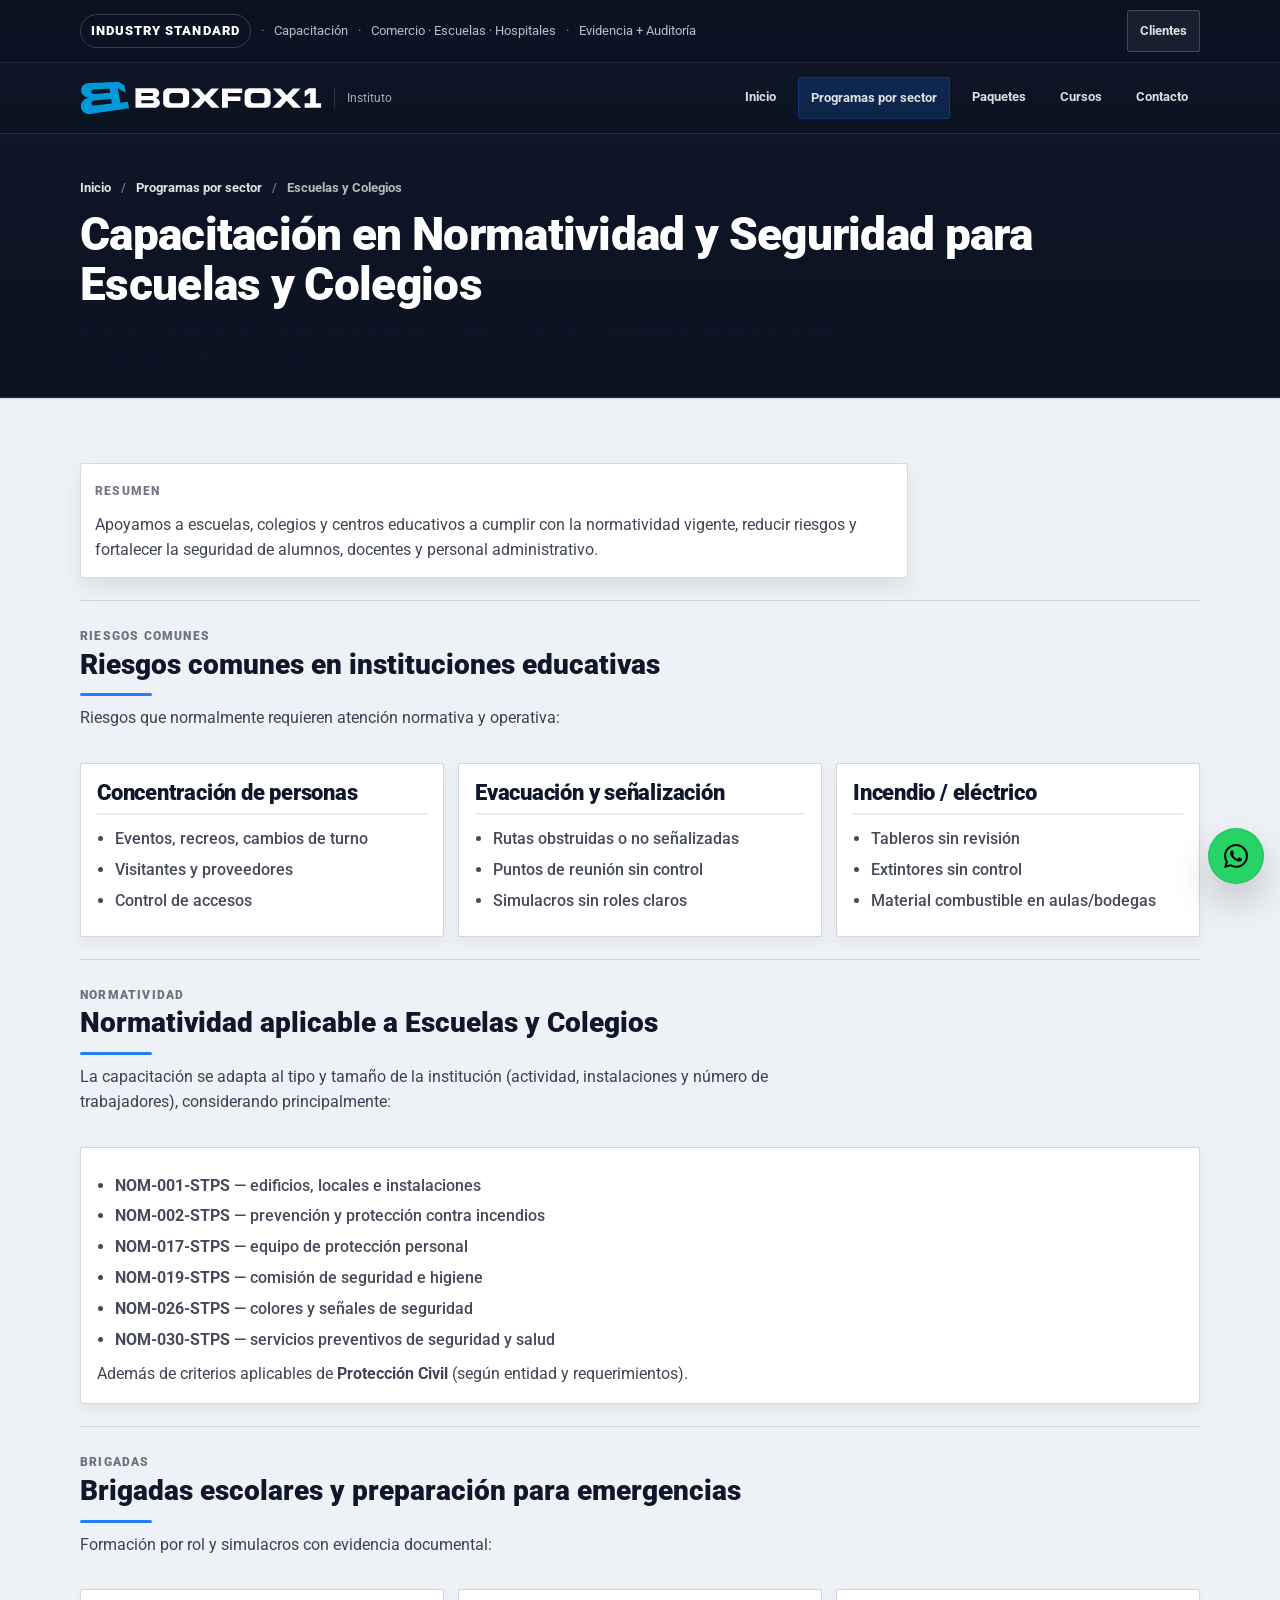
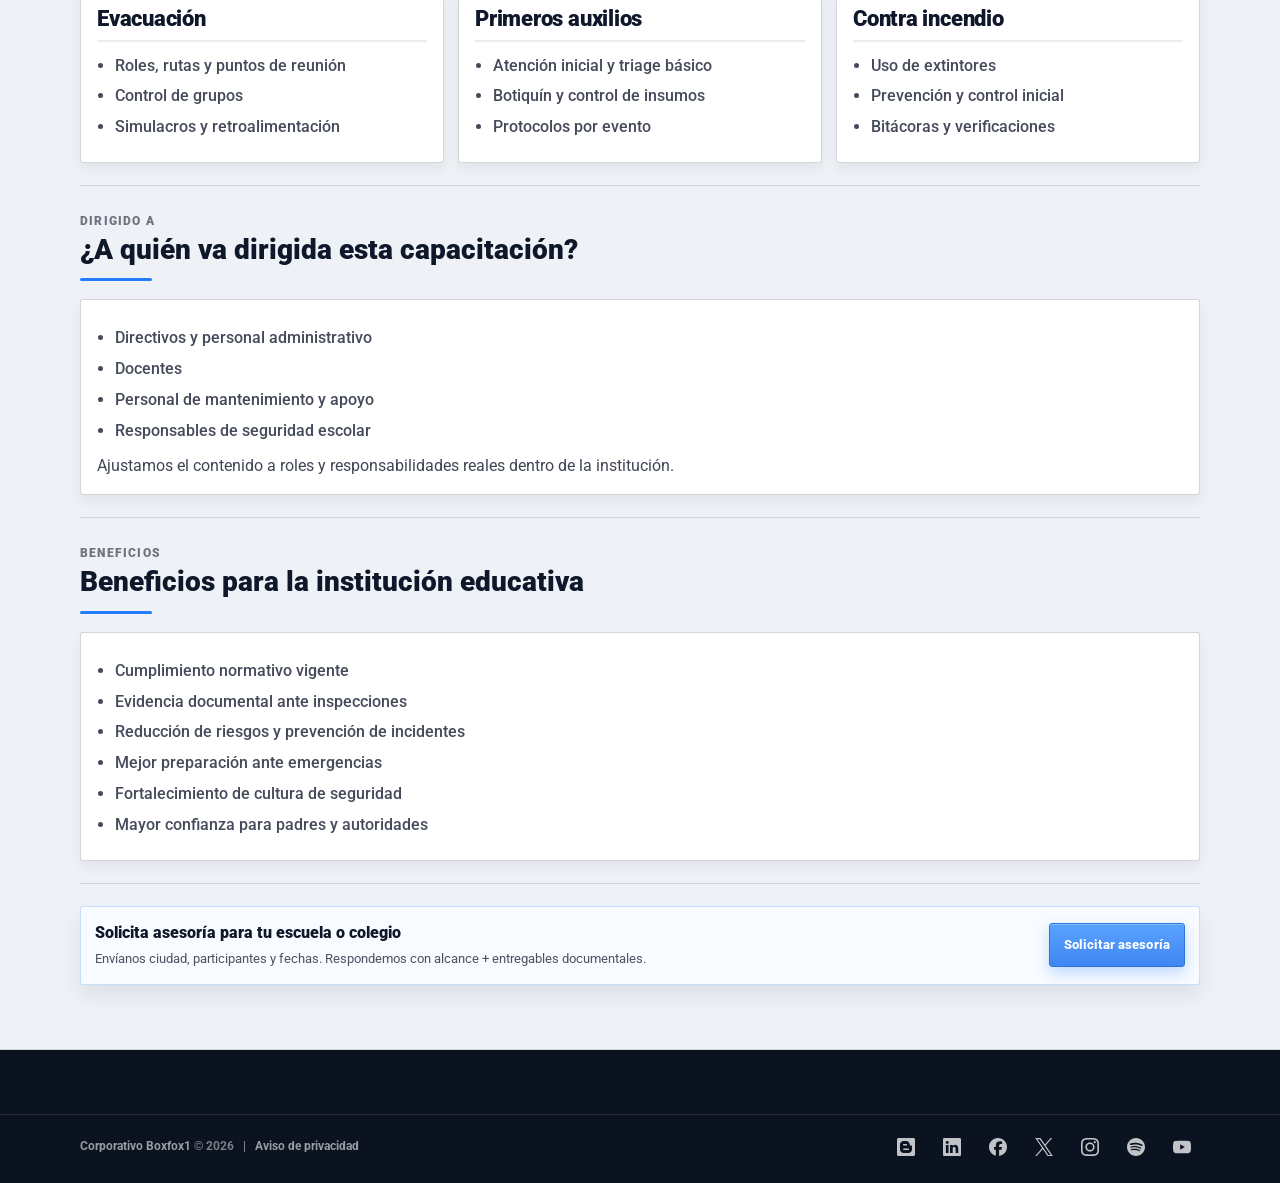
<file: sectores/colegios-y-escuelas.html>
<!-- =========================================
FILE: /sectores/colegios-y-escuelas.html (instituto.boxfox1.com)
Sector — Escuelas y Colegios (baseline Instituto)
========================================= -->
<!doctype html>
<html lang="es-MX">
  <head>
    <meta charset="utf-8" />
    <meta name="viewport" content="width=device-width, initial-scale=1" />

    <!-- Google tag (gtag.js) -->
    <script
      async
      src="https://www.googletagmanager.com/gtag/js?id=G-NSL96KWLTF"
    ></script>
    <script>
      window.dataLayer = window.dataLayer || [];
      function gtag() {
        dataLayer.push(arguments);
      }
      gtag("js", new Date());
      gtag("config", "G-NSL96KWLTF");
    </script>

    <title>Capacitación para Escuelas y Colegios | Instituto Boxfox1</title>
    <meta
      name="description"
      content="Capacitación en normatividad y seguridad para escuelas y colegios. Brigadas, prevención, evidencia documental y preparación para auditorías."
    />
    <meta name="robots" content="index,follow" />
    <meta name="theme-color" content="#0b1220" />
    <link
      rel="canonical"
      href="https://instituto.boxfox1.com/sectores/colegios-y-escuelas.html"
    />

    <!-- Open Graph -->
    <meta property="og:type" content="website" />
    <meta
      property="og:title"
      content="Capacitación para Escuelas y Colegios | Instituto Boxfox1"
    />
    <meta
      property="og:description"
      content="Programas prácticos y documentables para instituciones educativas: NOM-STPS + Protección Civil + brigadas."
    />
    <meta
      property="og:url"
      content="https://instituto.boxfox1.com/sectores/colegios-y-escuelas.html"
    />
    <meta property="og:site_name" content="Boxfox1" />

    <link rel="icon" href="../assets/img/favicon.ico" />

    <!-- Roboto -->
    <link rel="preconnect" href="https://fonts.googleapis.com" />
    <link rel="preconnect" href="https://fonts.gstatic.com" crossorigin />
    <link
      rel="stylesheet"
      href="https://fonts.googleapis.com/css2?family=Roboto:wght@400;500;700;900&display=swap"
    />

    <link rel="stylesheet" href="../assets/css/main.css" />

    <style>
      .prose {
        max-width: 92ch;
      }
      .divider {
        height: 1px;
        background: rgba(15, 23, 42, 0.12);
        margin: 22px 0;
      }
      .callout {
        border: 1px solid rgba(15, 23, 42, 0.16);
        background: #fff;
        border-radius: var(--radius);
        padding: 14px 14px;
        box-shadow: var(--sombra2);
      }
      .sectionCTA {
        border: 1px solid rgba(26, 120, 255, 0.22);
        background: #f8fbff;
        border-radius: var(--radius);
        padding: 14px 14px;
        display: flex;
        align-items: center;
        justify-content: space-between;
        gap: 14px;
        flex-wrap: wrap;
        box-shadow: var(--sombra2);
      }
      .sectionCTA__k {
        font-weight: 900;
      }
      .sectionCTA__v {
        color: rgba(15, 23, 42, 0.74);
        font-size: 13px;
        margin-top: 4px;
      }
    </style>
  </head>

  <body>
    <a class="skip" href="#principal">Saltar al contenido</a>

    <!-- Tira -->
    <div class="tira" role="note" aria-label="Identidad y alcance">
      <div class="wrap tira__inner">
        <span class="chip">Industry Standard</span>
        <span class="sep" aria-hidden="true">·</span>
        <span class="muted">Capacitación</span>
        <span class="sep" aria-hidden="true">·</span>
        <span class="muted">Comercio · Escuelas · Hospitales</span>
        <span class="sep" aria-hidden="true">·</span>
        <span class="muted">Evidencia + Auditoría</span>

        <a
          class="nav__link nav__link--soft tira__cta"
          target="_blank"
          rel="noopener"
          href="https://clientes.boxfox1.com"
        >
          Clientes
        </a>
      </div>
    </div>

    <!-- Header -->
    <header class="cabecera" data-cabecera>
      <div class="wrap cabecera__inner">
        <a class="marca" href="../index.html#inicio" aria-label="Ir al inicio">
          <img
            class="marca__logo"
            src="../assets/img/boxfox1.logo.white.svg"
            alt="Boxfox1"
            width="250"
            height="40"
            loading="eager"
            decoding="async"
          />
          <span class="marca__tag">Instituto</span>
        </a>

        <nav class="nav" aria-label="Navegación principal">
          <a class="nav__link" href="../index.html#inicio">Inicio</a>
          <a class="nav__link is-active" href="../programas-por-sector.html"
            >Programas por sector</a
          >
          <a class="nav__link" href="../index.html#paquetes">Paquetes</a>
          <a class="nav__link" href="../index.html#cursos">Cursos</a>
          <a class="nav__link" href="../index.html#contacto">Contacto</a>
        </nav>

        <button
          class="navbtn"
          type="button"
          aria-label="Abrir menú"
          aria-expanded="false"
          data-navbtn
        >
          <span class="navbtn__line" aria-hidden="true"></span>
          <span class="navbtn__line" aria-hidden="true"></span>
          <span class="navbtn__line" aria-hidden="true"></span>
        </button>
      </div>

      <!-- Panel móvil -->
      <div class="panel" data-panel aria-hidden="true">
        <div class="wrap panel__inner">
          <a class="panel__link" href="../index.html#inicio">Inicio</a>
          <a class="panel__link is-active" href="../programas-por-sector.html"
            >Programas por sector</a
          >
          <a class="panel__link" href="../index.html#paquetes">Paquetes</a>
          <a class="panel__link" href="../index.html#cursos">Cursos</a>
          <a class="panel__link panel__link--cta" href="../index.html#contacto"
            >Contacto</a
          >

          <div class="panel__meta">
            <div class="panel__metaTitle">Contacto directo</div>
            <a
              class="panel__metaLink"
              href="mailto:info@boxfox1.com?subject=Instituto%20Boxfox1%20|%20Escuelas%20y%20Colegios&body=Origen%3A%20instituto.boxfox1.com%20(sectores/colegios-y-escuelas)%0A%0AHola%20Boxfox1%2C%20quiero%20informaci%C3%B3n%20para%20Escuelas%20y%20Colegios.%0A%0AInstituci%C3%B3n%3A%0ACiudad%3A%0AParticipantes%3A%0AFechas%3A%0A"
              >info@boxfox1.com</a
            >
            <a
              class="panel__metaLink"
              target="_blank"
              rel="noopener"
              href="https://wa.me/524444989198?text=Hola%20Boxfox1%2C%20vengo%20de%20instituto.boxfox1.com%20(sectores/colegios-y-escuelas)%20y%20quiero%20informaci%C3%B3n%20para%20Escuelas%20y%20Colegios.%0A%0AInstituci%C3%B3n%3A%0ACiudad%3A%0AParticipantes%3A%0AFechas%3A%0A"
              >WhatsApp 444 498 9198</a
            >
          </div>
        </div>
      </div>
    </header>

    <main id="principal">
      <!-- Hero interior -->
      <section class="hero hero--inner" aria-label="Escuelas y Colegios">
        <div class="wrap">
          <nav class="crumbs" aria-label="Ruta de navegación">
            <a class="crumbs__link" href="../index.html">Inicio</a>
            <span class="crumbs__sep" aria-hidden="true">/</span>
            <a class="crumbs__link" href="../programas-por-sector.html"
              >Programas por sector</a
            >
            <span class="crumbs__sep" aria-hidden="true">/</span>
            <span class="crumbs__current">Escuelas y Colegios</span>
          </nav>

          <h1 class="h1">
            Capacitación en Normatividad y Seguridad para Escuelas y Colegios
          </h1>
          <p class="lead prose">
            Programas diseñados para instituciones educativas públicas y
            privadas: cumplimiento, prevención y evidencia documental con
            enfoque práctico.
          </p>
        </div>
      </section>

      <!-- Contenido -->
      <section class="seccion seccion--banda" aria-label="Contenido Escuelas">
        <div class="wrap">
          <div class="callout prose">
            <div class="label">RESUMEN</div>
            <p class="p">
              Apoyamos a escuelas, colegios y centros educativos a cumplir con
              la normatividad vigente, reducir riesgos y fortalecer la seguridad
              de alumnos, docentes y personal administrativo.
            </p>
          </div>

          <div class="divider" role="separator" aria-hidden="true"></div>

          <header class="seccion__head">
            <div class="label">RIESGOS COMUNES</div>
            <h2 class="h2 h2--line">
              Riesgos comunes en instituciones educativas
            </h2>
            <p class="p prose">
              Riesgos que normalmente requieren atención normativa y operativa:
            </p>
          </header>

          <div class="cards3">
            <article class="card">
              <h3 class="h3">Concentración de personas</h3>
              <ul class="list list--tight">
                <li>Eventos, recreos, cambios de turno</li>
                <li>Visitantes y proveedores</li>
                <li>Control de accesos</li>
              </ul>
            </article>

            <article class="card">
              <h3 class="h3">Evacuación y señalización</h3>
              <ul class="list list--tight">
                <li>Rutas obstruidas o no señalizadas</li>
                <li>Puntos de reunión sin control</li>
                <li>Simulacros sin roles claros</li>
              </ul>
            </article>

            <article class="card">
              <h3 class="h3">Incendio / eléctrico</h3>
              <ul class="list list--tight">
                <li>Tableros sin revisión</li>
                <li>Extintores sin control</li>
                <li>Material combustible en aulas/bodegas</li>
              </ul>
            </article>
          </div>

          <div class="divider" role="separator" aria-hidden="true"></div>

          <header class="seccion__head">
            <div class="label">NORMATIVIDAD</div>
            <h2 class="h2 h2--line">
              Normatividad aplicable a Escuelas y Colegios
            </h2>
            <p class="p prose">
              La capacitación se adapta al tipo y tamaño de la institución
              (actividad, instalaciones y número de trabajadores), considerando
              principalmente:
            </p>
          </header>

          <div class="card">
            <ul class="list list--tight">
              <li>
                <strong>NOM-001-STPS</strong> — edificios, locales e
                instalaciones
              </li>
              <li>
                <strong>NOM-002-STPS</strong> — prevención y protección contra
                incendios
              </li>
              <li>
                <strong>NOM-017-STPS</strong> — equipo de protección personal
              </li>
              <li>
                <strong>NOM-019-STPS</strong> — comisión de seguridad e higiene
              </li>
              <li>
                <strong>NOM-026-STPS</strong> — colores y señales de seguridad
              </li>
              <li>
                <strong>NOM-030-STPS</strong> — servicios preventivos de
                seguridad y salud
              </li>
            </ul>
            <p class="p" style="margin-top: 10px">
              Además de criterios aplicables de
              <strong>Protección Civil</strong> (según entidad y
              requerimientos).
            </p>
          </div>

          <div class="divider" role="separator" aria-hidden="true"></div>

          <header class="seccion__head">
            <div class="label">BRIGADAS</div>
            <h2 class="h2 h2--line">
              Brigadas escolares y preparación para emergencias
            </h2>
            <p class="p prose">
              Formación por rol y simulacros con evidencia documental:
            </p>
          </header>

          <div class="cards3">
            <article class="card">
              <h3 class="h3">Evacuación</h3>
              <ul class="list list--tight">
                <li>Roles, rutas y puntos de reunión</li>
                <li>Control de grupos</li>
                <li>Simulacros y retroalimentación</li>
              </ul>
            </article>

            <article class="card">
              <h3 class="h3">Primeros auxilios</h3>
              <ul class="list list--tight">
                <li>Atención inicial y triage básico</li>
                <li>Botiquín y control de insumos</li>
                <li>Protocolos por evento</li>
              </ul>
            </article>

            <article class="card">
              <h3 class="h3">Contra incendio</h3>
              <ul class="list list--tight">
                <li>Uso de extintores</li>
                <li>Prevención y control inicial</li>
                <li>Bitácoras y verificaciones</li>
              </ul>
            </article>
          </div>

          <div class="divider" role="separator" aria-hidden="true"></div>

          <header class="seccion__head">
            <div class="label">DIRIGIDO A</div>
            <h2 class="h2 h2--line">¿A quién va dirigida esta capacitación?</h2>
          </header>

          <div class="card">
            <ul class="list list--tight">
              <li>Directivos y personal administrativo</li>
              <li>Docentes</li>
              <li>Personal de mantenimiento y apoyo</li>
              <li>Responsables de seguridad escolar</li>
            </ul>
            <p class="p" style="margin-top: 10px">
              Ajustamos el contenido a roles y responsabilidades reales dentro
              de la institución.
            </p>
          </div>

          <div class="divider" role="separator" aria-hidden="true"></div>

          <header class="seccion__head">
            <div class="label">BENEFICIOS</div>
            <h2 class="h2 h2--line">
              Beneficios para la institución educativa
            </h2>
          </header>

          <div class="card">
            <ul class="list list--tight">
              <li>Cumplimiento normativo vigente</li>
              <li>Evidencia documental ante inspecciones</li>
              <li>Reducción de riesgos y prevención de incidentes</li>
              <li>Mejor preparación ante emergencias</li>
              <li>Fortalecimiento de cultura de seguridad</li>
              <li>Mayor confianza para padres y autoridades</li>
            </ul>
          </div>

          <div class="divider" role="separator" aria-hidden="true"></div>

          <div class="sectionCTA" aria-label="CTA Escuelas">
            <div>
              <div class="sectionCTA__k">
                Solicita asesoría para tu escuela o colegio
              </div>
              <div class="sectionCTA__v">
                Envíanos ciudad, participantes y fechas. Respondemos con alcance
                + entregables documentales.
              </div>
            </div>
            <a class="btn btn--cta" href="../index.html#contacto"
              >Solicitar asesoría</a
            >
          </div>
        </div>
      </section>

      <!-- Footer + modal + wafab -->
      <section class="seccion seccion--mando seccion--bottom" aria-label="Pie">
        <footer class="footer" aria-label="Pie de página">
          <div class="wrap footer__inner">
            <div class="footer__col">
              <div class="footer__legal">
                <a
                  class="footer__link footer__link--legal"
                  href="https://corporativo.boxfox1.com/"
                  target="_blank"
                  rel="noopener"
                >
                  Corporativo Boxfox1
                </a>
                © 2026 &nbsp; | &nbsp;
                <a
                  class="footer__link footer__link--legal"
                  href="#"
                  data-open-privacy
                  >Aviso de privacidad</a
                >
              </div>
            </div>

            <div class="footer__col footer__col--right">
              <div class="footer__icons" aria-label="Redes sociales Boxfox1">
                <a
                  class="iconlink"
                  href="https://blog.boxfox1.com/"
                  target="_blank"
                  rel="noopener"
                  aria-label="Blog Boxfox1"
                >
                  <img
                    src="../assets/img/icons/blog.svg"
                    alt=""
                    aria-hidden="true"
                  />
                </a>
                <a
                  class="iconlink"
                  href="https://www.linkedin.com/company/boxfox1industry"
                  target="_blank"
                  rel="noopener"
                  aria-label="LinkedIn"
                >
                  <img
                    src="../assets/img/icons/linkedin.svg"
                    alt=""
                    aria-hidden="true"
                  />
                </a>
                <a
                  class="iconlink"
                  href="https://www.facebook.com/boxfox1industria/"
                  target="_blank"
                  rel="noopener"
                  aria-label="Facebook"
                >
                  <img
                    src="../assets/img/icons/facebook.svg"
                    alt=""
                    aria-hidden="true"
                  />
                </a>
                <a
                  class="iconlink"
                  href="https://x.com/Boxfox1industry"
                  target="_blank"
                  rel="noopener"
                  aria-label="X"
                >
                  <img
                    src="../assets/img/icons/x.svg"
                    alt=""
                    aria-hidden="true"
                  />
                </a>
                <a
                  class="iconlink"
                  href="https://www.instagram.com/boxfox1.industry/"
                  target="_blank"
                  rel="noopener"
                  aria-label="Instagram"
                >
                  <img
                    src="../assets/img/icons/instagram.svg"
                    alt=""
                    aria-hidden="true"
                  />
                </a>
                <a
                  class="iconlink"
                  href="https://open.spotify.com/show/6O8W2euH2owYs06F3bGgIo"
                  target="_blank"
                  rel="noopener"
                  aria-label="Spotify"
                >
                  <img
                    src="../assets/img/icons/spotify.svg"
                    alt=""
                    aria-hidden="true"
                  />
                </a>
                <a
                  class="iconlink"
                  href="https://www.youtube.com/@Boxfox1industry"
                  target="_blank"
                  rel="noopener"
                  aria-label="YouTube"
                >
                  <img
                    src="../assets/img/icons/youtube.svg"
                    alt=""
                    aria-hidden="true"
                  />
                </a>
              </div>
            </div>
          </div>
        </footer>

        <a
          class="wafab"
          target="_blank"
          rel="noopener"
          href="https://wa.me/524444989198?text=Hola%20Boxfox1%2C%20vengo%20de%20instituto.boxfox1.com%20(sectores/colegios-y-escuelas)%20y%20quiero%20cotizar%20capacitaci%C3%B3n%20para%20Escuelas%20y%20Colegios.%0A%0ACiudad%3A%0AParticipantes%3A%0AFechas%3A%0A"
          aria-label="Contactar por WhatsApp"
        >
          <img
            src="../assets/img/icons/whatsapp.svg"
            alt="WhatsApp"
            aria-hidden="true"
          />
        </a>

        <div
          class="modal"
          id="privacyModal"
          role="dialog"
          aria-modal="true"
          aria-hidden="true"
          aria-labelledby="privacyTitle"
          aria-describedby="privacyDesc"
        >
          <div class="modal__backdrop" data-modal-close></div>

          <div class="modal__panel" role="document">
            <div class="modal__top">
              <div class="modal__kicker">
                <span class="kicker__dot" aria-hidden="true"></span>
                AVISO DE PRIVACIDAD
              </div>
              <button
                class="modal__x"
                type="button"
                aria-label="Cerrar"
                data-modal-close
              >
                ×
              </button>
            </div>

            <h2 class="h2" id="privacyTitle" style="margin-top: 8px">
              Tratamiento de datos personales
            </h2>

            <p class="p" id="privacyDesc" style="margin-top: 6px">
              Al proporcionar tus datos (nombre, institución/empresa, correo y/o
              teléfono), autorizas a Boxfox1 a utilizarlos únicamente para
              contactarte, dar seguimiento a tu solicitud y enviarte información
              relacionada con nuestros servicios. No vendemos ni compartimos tus
              datos con terceros, salvo cuando sea necesario para cumplir
              obligaciones legales. Puedes solicitar acceso, rectificación o
              eliminación de tus datos escribiendo a
              <a
                class="link"
                href="mailto:info@boxfox1.com?subject=Privacidad%20|%20Solicitud%20ARCO&body=Origen%3A%20instituto.boxfox1.com%20(sectores/colegios-y-escuelas)%0A%0AHola%20Boxfox1%2C%20quiero%20ejercer%20mis%20derechos%20ARCO.%0A%0ANombre%3A%0ACorreo%3A%0ASolicitud%3A%0A"
                >info@boxfox1.com</a
              >.
            </p>

            <div class="modal__actions">
              <button class="btn btn--primario" type="button" data-modal-close>
                Aceptar
              </button>
            </div>

            <p class="muted" style="font-size: 12px; margin-top: 10px">
              Origen: instituto.boxfox1.com (sectores/colegios-y-escuelas)
            </p>
          </div>
        </div>
      </section>
    </main>

    <script src="../assets/js/main.js" defer></script>
  </body>
</html>
</file>
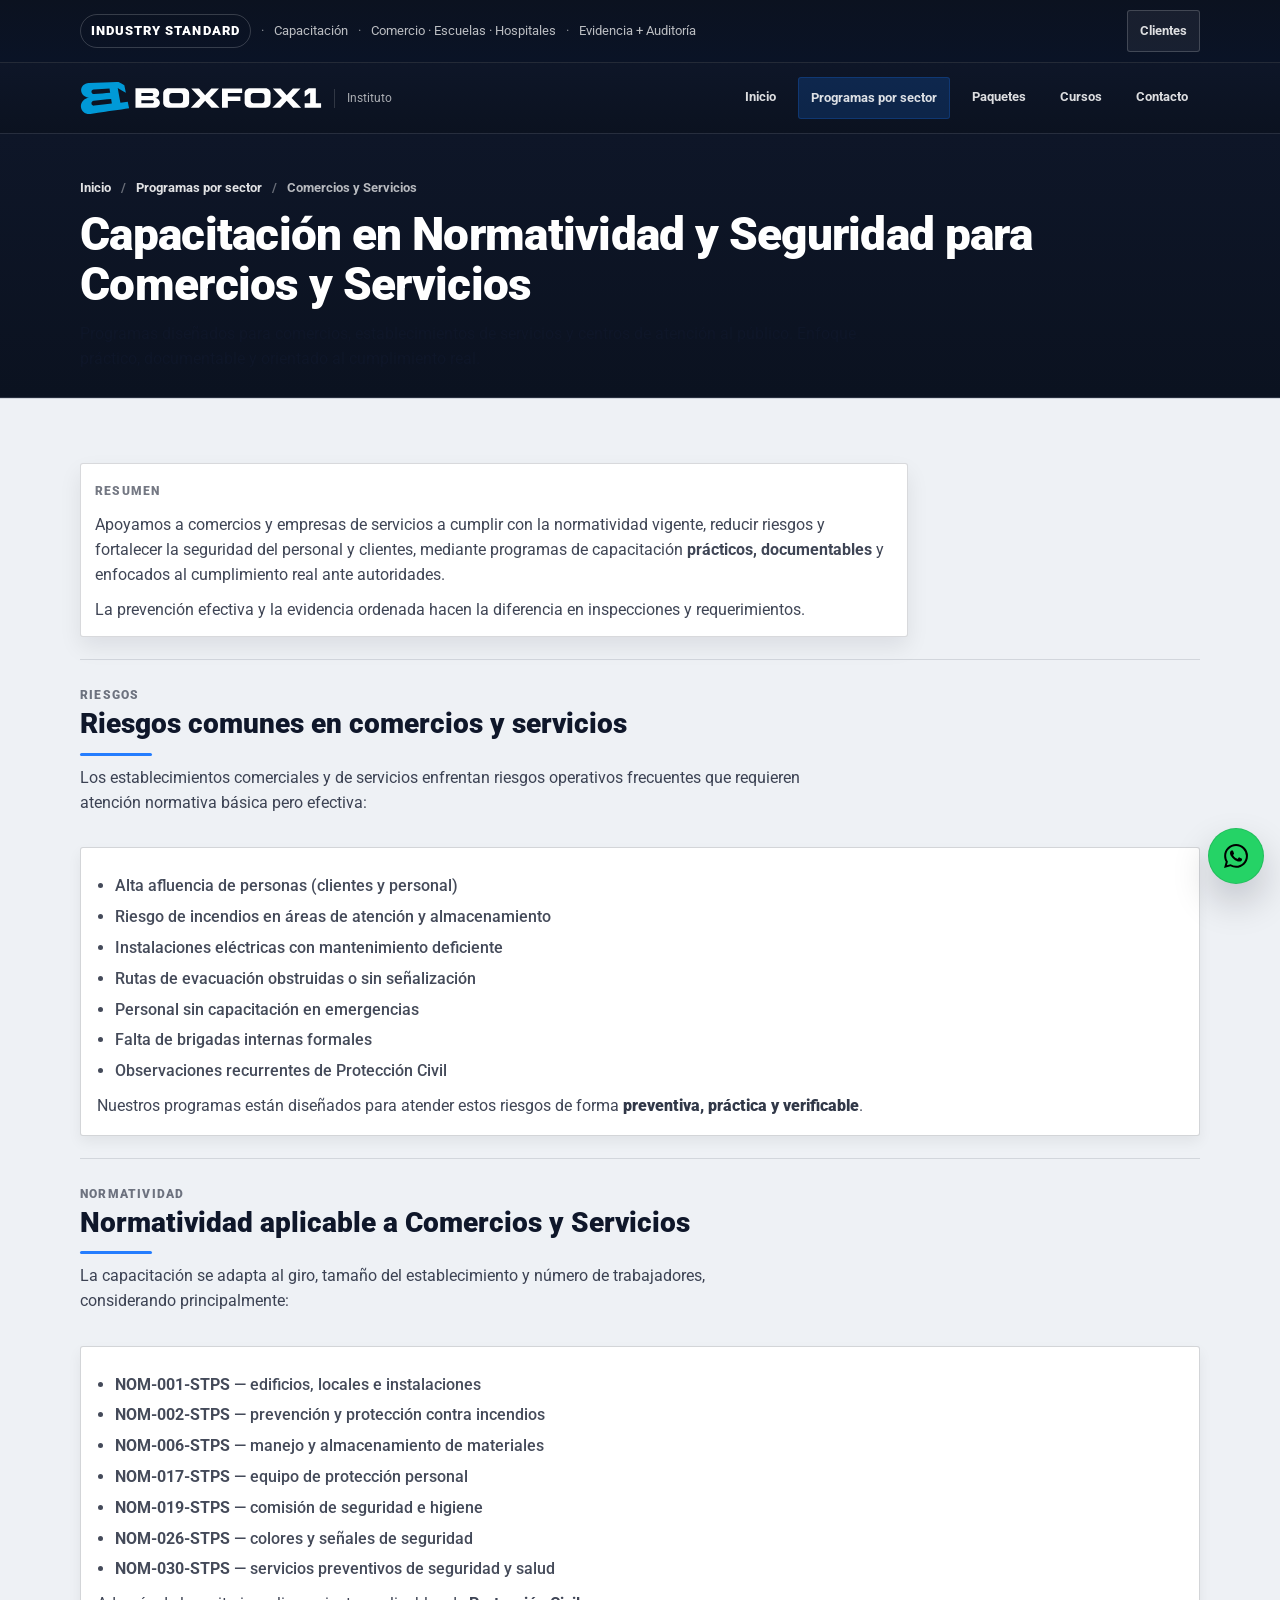
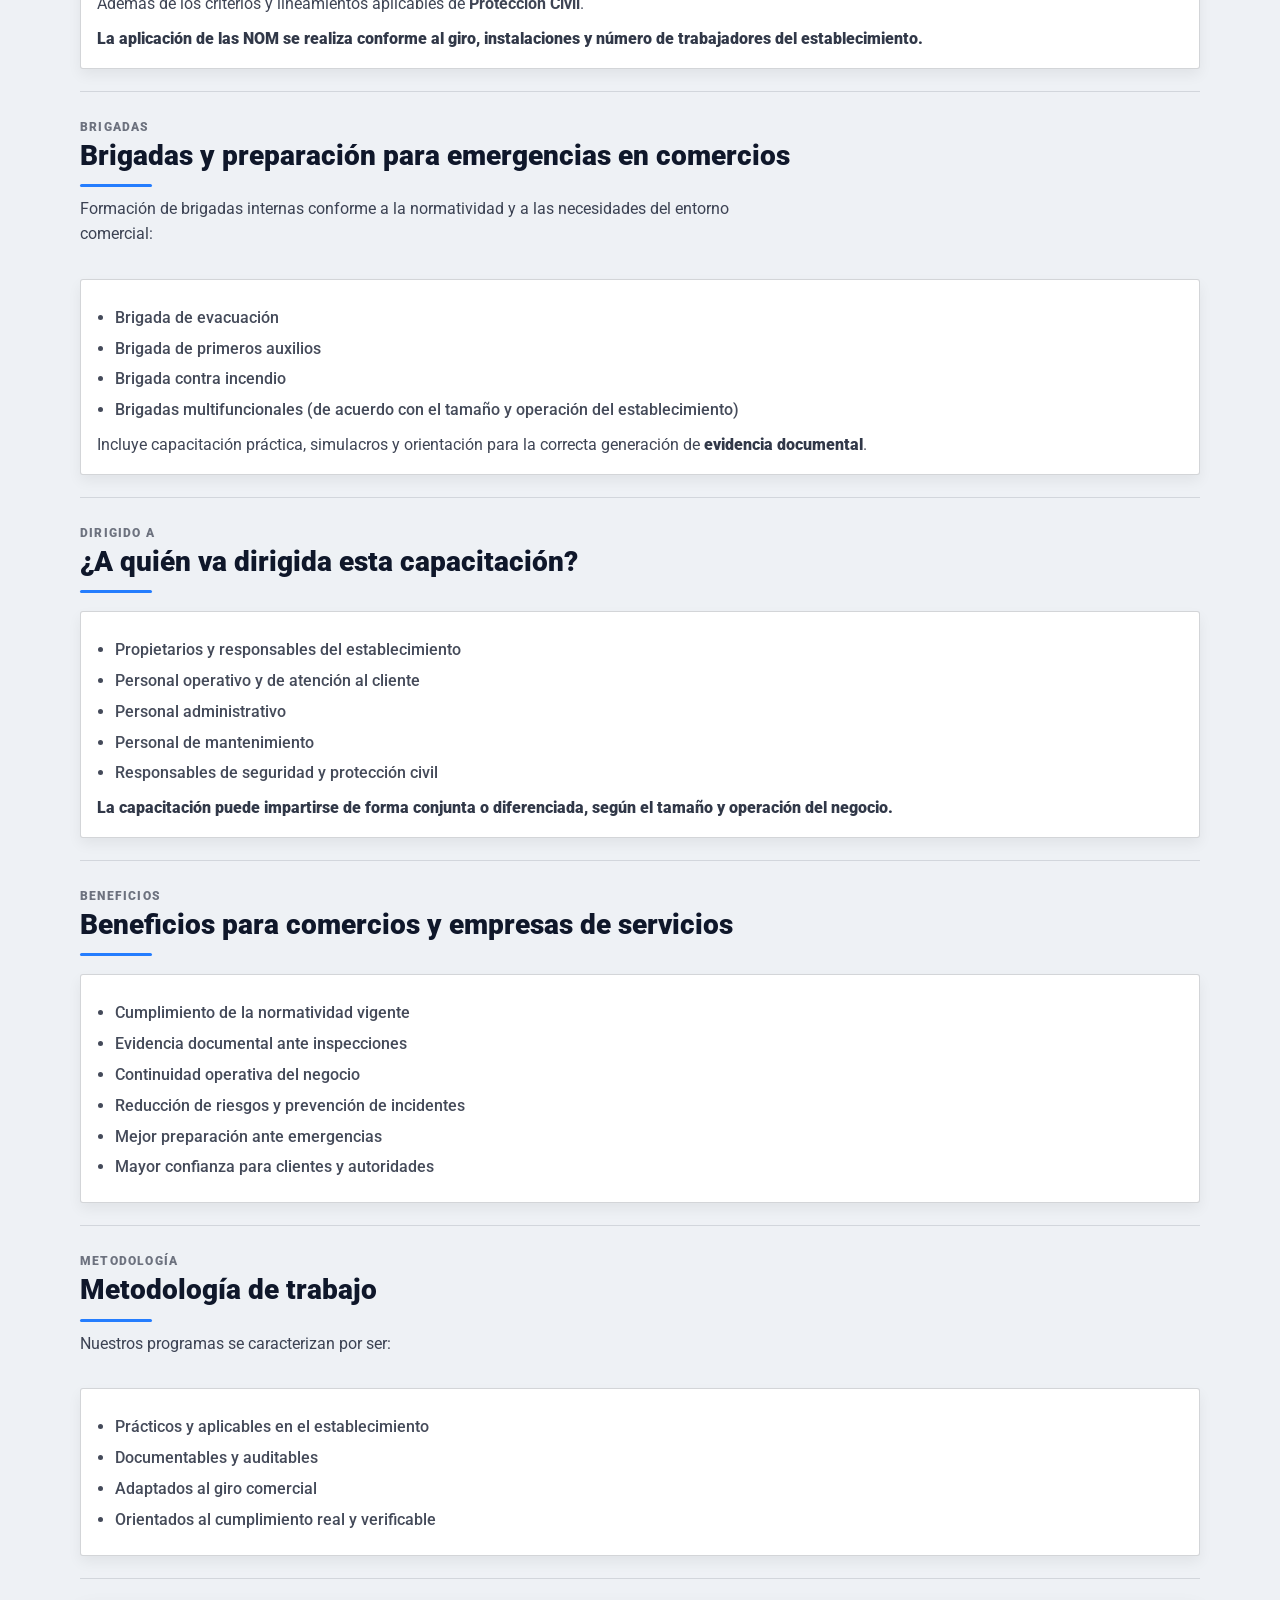
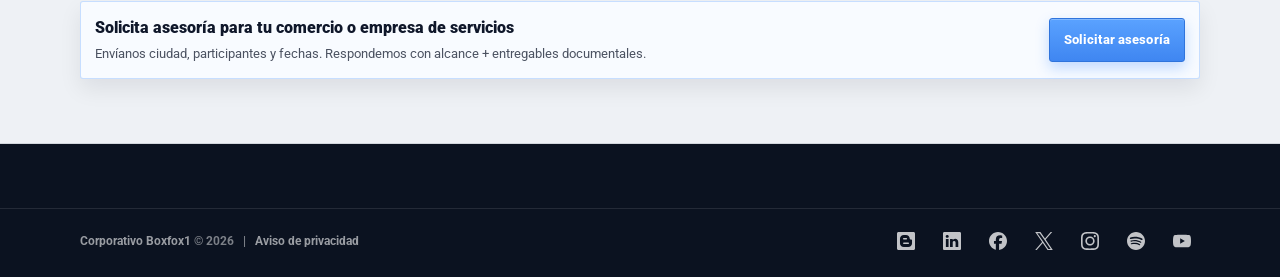
<file: sectores/comercios-y-servicios.html>
<!-- =========================================
FILE: /sectores/comercios-y-servicios.html (instituto.boxfox1.com)
Sector — Comercios y Servicios (baseline Instituto)
========================================= -->
<!doctype html>
<html lang="es-MX">
  <head>
    <meta charset="utf-8" />
    <meta name="viewport" content="width=device-width, initial-scale=1" />

    <!-- Google tag (gtag.js) -->
    <script
      async
      src="https://www.googletagmanager.com/gtag/js?id=G-NSL96KWLTF"
    ></script>
    <script>
      window.dataLayer = window.dataLayer || [];
      function gtag() {
        dataLayer.push(arguments);
      }
      gtag("js", new Date());
      gtag("config", "G-NSL96KWLTF");
    </script>

    <title>Capacitación para Comercios y Servicios | Instituto Boxfox1</title>
    <meta
      name="description"
      content="Capacitación en normatividad y seguridad para comercios y servicios: NOM-STPS, brigadas, evidencia documental y preparación para inspecciones."
    />
    <meta name="robots" content="index,follow" />
    <meta name="theme-color" content="#0b1220" />

    <link
      rel="canonical"
      href="https://instituto.boxfox1.com/sectores/comercios-y-servicios.html"
    />

    <!-- Open Graph -->
    <meta property="og:type" content="website" />
    <meta
      property="og:title"
      content="Capacitación para Comercios y Servicios | Instituto Boxfox1"
    />
    <meta
      property="og:description"
      content="Programas prácticos y documentables para comercios: cumplimiento, brigadas y evidencia operativa."
    />
    <meta
      property="og:url"
      content="https://instituto.boxfox1.com/sectores/comercios-y-servicios.html"
    />
    <meta property="og:site_name" content="Boxfox1" />

    <link rel="icon" href="../assets/img/favicon.ico" />

    <!-- Roboto -->
    <link rel="preconnect" href="https://fonts.googleapis.com" />
    <link rel="preconnect" href="https://fonts.gstatic.com" crossorigin />
    <link
      rel="stylesheet"
      href="https://fonts.googleapis.com/css2?family=Roboto:wght@400;500;700;900&display=swap"
    />

    <link rel="stylesheet" href="../assets/css/main.css" />

    <!-- Local helpers (solo para esta página) -->
    <style>
      .prose {
        max-width: 92ch;
      }
      .divider {
        height: 1px;
        background: rgba(15, 23, 42, 0.12);
        margin: 22px 0;
      }
      .callout {
        border: 1px solid rgba(15, 23, 42, 0.16);
        background: #fff;
        border-radius: var(--radius);
        padding: 14px 14px;
        box-shadow: var(--sombra2);
      }
      .sectionCTA {
        border: 1px solid rgba(26, 120, 255, 0.22);
        background: #f8fbff;
        border-radius: var(--radius);
        padding: 14px 14px;
        display: flex;
        align-items: center;
        justify-content: space-between;
        gap: 14px;
        flex-wrap: wrap;
        box-shadow: var(--sombra2);
      }
      .sectionCTA__k {
        font-weight: 900;
      }
      .sectionCTA__v {
        color: rgba(15, 23, 42, 0.74);
        font-size: 13px;
        margin-top: 4px;
      }
      .noteStrong {
        font-weight: 900;
        color: rgba(15, 23, 42, 0.86);
      }
    </style>
  </head>

  <body>
    <a class="skip" href="#principal">Saltar al contenido</a>

    <!-- Tira -->
    <div class="tira" role="note" aria-label="Identidad y alcance">
      <div class="wrap tira__inner">
        <span class="chip">Industry Standard</span>
        <span class="sep" aria-hidden="true">·</span>
        <span class="muted">Capacitación</span>
        <span class="sep" aria-hidden="true">·</span>
        <span class="muted">Comercio · Escuelas · Hospitales</span>
        <span class="sep" aria-hidden="true">·</span>
        <span class="muted">Evidencia + Auditoría</span>

        <a
          class="nav__link nav__link--soft tira__cta"
          target="_blank"
          rel="noopener"
          href="https://clientes.boxfox1.com"
        >
          Clientes
        </a>
      </div>
    </div>

    <!-- Header -->
    <header class="cabecera" data-cabecera>
      <div class="wrap cabecera__inner">
        <a class="marca" href="../index.html#inicio" aria-label="Ir al inicio">
          <img
            class="marca__logo"
            src="../assets/img/boxfox1.logo.white.svg"
            alt="Boxfox1"
            width="250"
            height="40"
            loading="eager"
            decoding="async"
          />
          <span class="marca__tag">Instituto</span>
        </a>

        <nav class="nav" aria-label="Navegación principal">
          <a class="nav__link" href="../index.html#inicio">Inicio</a>
          <a class="nav__link is-active" href="../programas-por-sector.html"
            >Programas por sector</a
          >
          <a class="nav__link" href="../index.html#paquetes">Paquetes</a>
          <a class="nav__link" href="../index.html#cursos">Cursos</a>
          <a class="nav__link" href="../index.html#contacto">Contacto</a>
        </nav>

        <button
          class="navbtn"
          type="button"
          aria-label="Abrir menú"
          aria-expanded="false"
          data-navbtn
        >
          <span class="navbtn__line" aria-hidden="true"></span>
          <span class="navbtn__line" aria-hidden="true"></span>
          <span class="navbtn__line" aria-hidden="true"></span>
        </button>
      </div>

      <!-- Panel móvil -->
      <div class="panel" data-panel aria-hidden="true">
        <div class="wrap panel__inner">
          <a class="panel__link" href="../index.html#inicio">Inicio</a>
          <a class="panel__link is-active" href="../programas-por-sector.html"
            >Programas por sector</a
          >
          <a class="panel__link" href="../index.html#paquetes">Paquetes</a>
          <a class="panel__link" href="../index.html#cursos">Cursos</a>
          <a class="panel__link panel__link--cta" href="../index.html#contacto"
            >Contacto</a
          >

          <div class="panel__meta">
            <div class="panel__metaTitle">Contacto directo</div>

            <a
              class="panel__metaLink"
              href="mailto:info@boxfox1.com?subject=Instituto%20Boxfox1%20|%20Comercios%20y%20Servicios&body=Origen%3A%20instituto.boxfox1.com%20(sectores/comercios-y-servicios)%0A%0AHola%20Boxfox1%2C%20quiero%20informaci%C3%B3n%20para%20Comercios%20y%20Servicios.%0A%0ANegocio%2FEstablecimiento%3A%0ACiudad%3A%0AParticipantes%3A%0AFechas%3A%0A"
              >info@boxfox1.com</a
            >

            <a
              class="panel__metaLink"
              target="_blank"
              rel="noopener"
              href="https://wa.me/524444989198?text=Hola%20Boxfox1%2C%20vengo%20de%20instituto.boxfox1.com%20(sectores/comercios-y-servicios)%20y%20quiero%20informaci%C3%B3n%20para%20Comercios%20y%20Servicios.%0A%0ANegocio%2FEstablecimiento%3A%0ACiudad%3A%0AParticipantes%3A%0AFechas%3A%0A"
              >WhatsApp 444 498 9198</a
            >
          </div>
        </div>
      </div>
    </header>

    <main id="principal">
      <!-- Hero interior -->
      <section class="hero hero--inner" aria-label="Comercios y Servicios">
        <div class="wrap">
          <nav class="crumbs" aria-label="Ruta de navegación">
            <a class="crumbs__link" href="../index.html">Inicio</a>
            <span class="crumbs__sep" aria-hidden="true">/</span>
            <a class="crumbs__link" href="../programas-por-sector.html"
              >Programas por sector</a
            >
            <span class="crumbs__sep" aria-hidden="true">/</span>
            <span class="crumbs__current">Comercios y Servicios</span>
          </nav>

          <h1 class="h1">
            Capacitación en Normatividad y Seguridad para Comercios y Servicios
          </h1>

          <p class="lead prose">
            Programas diseñados para comercios, establecimientos de servicios y
            centros de atención al público. Enfoque práctico, documentable y
            orientado al cumplimiento real.
          </p>
        </div>
      </section>

      <!-- Contenido -->
      <section class="seccion seccion--banda" aria-label="Contenido Comercios">
        <div class="wrap">
          <!-- Resumen -->
          <div class="callout prose">
            <div class="label">RESUMEN</div>
            <p class="p">
              Apoyamos a comercios y empresas de servicios a cumplir con la
              normatividad vigente, reducir riesgos y fortalecer la seguridad
              del personal y clientes, mediante programas de capacitación
              <strong>prácticos, documentables</strong> y enfocados al
              cumplimiento real ante autoridades.
            </p>
            <p class="p" style="margin-top: 10px">
              La prevención efectiva y la evidencia ordenada hacen la diferencia
              en inspecciones y requerimientos.
            </p>
          </div>

          <div class="divider" role="separator" aria-hidden="true"></div>

          <!-- Riesgos -->
          <header class="seccion__head">
            <div class="label">RIESGOS</div>
            <h2 class="h2 h2--line">
              Riesgos comunes en comercios y servicios
            </h2>
            <p class="p prose">
              Los establecimientos comerciales y de servicios enfrentan riesgos
              operativos frecuentes que requieren atención normativa básica pero
              efectiva:
            </p>
          </header>

          <div class="card">
            <ul class="list list--tight">
              <li>Alta afluencia de personas (clientes y personal)</li>
              <li>Riesgo de incendios en áreas de atención y almacenamiento</li>
              <li>Instalaciones eléctricas con mantenimiento deficiente</li>
              <li>Rutas de evacuación obstruidas o sin señalización</li>
              <li>Personal sin capacitación en emergencias</li>
              <li>Falta de brigadas internas formales</li>
              <li>Observaciones recurrentes de Protección Civil</li>
            </ul>

            <p class="p" style="margin-top: 10px">
              Nuestros programas están diseñados para atender estos riesgos de
              forma
              <span class="noteStrong">preventiva, práctica y verificable</span
              >.
            </p>
          </div>

          <div class="divider" role="separator" aria-hidden="true"></div>

          <!-- Normatividad -->
          <header class="seccion__head">
            <div class="label">NORMATIVIDAD</div>
            <h2 class="h2 h2--line">
              Normatividad aplicable a Comercios y Servicios
            </h2>
            <p class="p prose">
              La capacitación se adapta al giro, tamaño del establecimiento y
              número de trabajadores, considerando principalmente:
            </p>
          </header>

          <div class="card">
            <ul class="list list--tight">
              <li>
                <strong>NOM-001-STPS</strong> — edificios, locales e
                instalaciones
              </li>
              <li>
                <strong>NOM-002-STPS</strong> — prevención y protección contra
                incendios
              </li>
              <li>
                <strong>NOM-006-STPS</strong> — manejo y almacenamiento de
                materiales
              </li>
              <li>
                <strong>NOM-017-STPS</strong> — equipo de protección personal
              </li>
              <li>
                <strong>NOM-019-STPS</strong> — comisión de seguridad e higiene
              </li>
              <li>
                <strong>NOM-026-STPS</strong> — colores y señales de seguridad
              </li>
              <li>
                <strong>NOM-030-STPS</strong> — servicios preventivos de
                seguridad y salud
              </li>
            </ul>

            <p class="p" style="margin-top: 10px">
              Además de los criterios y lineamientos aplicables de
              <strong>Protección Civil</strong>.
            </p>

            <p class="p" style="margin-top: 10px">
              <span class="noteStrong">
                La aplicación de las NOM se realiza conforme al giro,
                instalaciones y número de trabajadores del establecimiento.
              </span>
            </p>
          </div>

          <div class="divider" role="separator" aria-hidden="true"></div>

          <!-- Brigadas -->
          <header class="seccion__head">
            <div class="label">BRIGADAS</div>
            <h2 class="h2 h2--line">
              Brigadas y preparación para emergencias en comercios
            </h2>
            <p class="p prose">
              Formación de brigadas internas conforme a la normatividad y a las
              necesidades del entorno comercial:
            </p>
          </header>

          <div class="card">
            <ul class="list list--tight">
              <li>Brigada de evacuación</li>
              <li>Brigada de primeros auxilios</li>
              <li>Brigada contra incendio</li>
              <li>
                Brigadas multifuncionales (de acuerdo con el tamaño y operación
                del establecimiento)
              </li>
            </ul>

            <p class="p" style="margin-top: 10px">
              Incluye capacitación práctica, simulacros y orientación para la
              correcta generación de
              <span class="noteStrong">evidencia documental</span>.
            </p>
          </div>

          <div class="divider" role="separator" aria-hidden="true"></div>

          <!-- Dirigido a -->
          <header class="seccion__head">
            <div class="label">DIRIGIDO A</div>
            <h2 class="h2 h2--line">¿A quién va dirigida esta capacitación?</h2>
          </header>

          <div class="card">
            <ul class="list list--tight">
              <li>Propietarios y responsables del establecimiento</li>
              <li>Personal operativo y de atención al cliente</li>
              <li>Personal administrativo</li>
              <li>Personal de mantenimiento</li>
              <li>Responsables de seguridad y protección civil</li>
            </ul>

            <p class="p" style="margin-top: 10px">
              <span class="noteStrong">
                La capacitación puede impartirse de forma conjunta o
                diferenciada, según el tamaño y operación del negocio.
              </span>
            </p>
          </div>

          <div class="divider" role="separator" aria-hidden="true"></div>

          <!-- Beneficios -->
          <header class="seccion__head">
            <div class="label">BENEFICIOS</div>
            <h2 class="h2 h2--line">
              Beneficios para comercios y empresas de servicios
            </h2>
          </header>

          <div class="card">
            <ul class="list list--tight">
              <li>Cumplimiento de la normatividad vigente</li>
              <li>Evidencia documental ante inspecciones</li>
              <li>Continuidad operativa del negocio</li>
              <li>Reducción de riesgos y prevención de incidentes</li>
              <li>Mejor preparación ante emergencias</li>
              <li>Mayor confianza para clientes y autoridades</li>
            </ul>
          </div>

          <div class="divider" role="separator" aria-hidden="true"></div>

          <!-- Metodología -->
          <header class="seccion__head">
            <div class="label">METODOLOGÍA</div>
            <h2 class="h2 h2--line">Metodología de trabajo</h2>
            <p class="p prose">Nuestros programas se caracterizan por ser:</p>
          </header>

          <div class="card">
            <ul class="list list--tight">
              <li>Prácticos y aplicables en el establecimiento</li>
              <li>Documentables y auditables</li>
              <li>Adaptados al giro comercial</li>
              <li>Orientados al cumplimiento real y verificable</li>
            </ul>
          </div>

          <div class="divider" role="separator" aria-hidden="true"></div>

          <!-- CTA -->
          <div class="sectionCTA" aria-label="CTA Comercios">
            <div>
              <div class="sectionCTA__k">
                Solicita asesoría para tu comercio o empresa de servicios
              </div>
              <div class="sectionCTA__v">
                Envíanos ciudad, participantes y fechas. Respondemos con alcance
                + entregables documentales.
              </div>
            </div>
            <a class="btn btn--cta" href="../index.html#contacto"
              >Solicitar asesoría</a
            >
          </div>
        </div>
      </section>

      <!-- Footer + modal + wafab -->
      <section class="seccion seccion--mando seccion--bottom" aria-label="Pie">
        <footer class="footer" aria-label="Pie de página">
          <div class="wrap footer__inner">
            <div class="footer__col">
              <div class="footer__legal">
                <a
                  class="footer__link footer__link--legal"
                  href="https://corporativo.boxfox1.com/"
                  target="_blank"
                  rel="noopener"
                >
                  Corporativo Boxfox1
                </a>
                © 2026 &nbsp; | &nbsp;
                <a
                  class="footer__link footer__link--legal"
                  href="#"
                  data-open-privacy
                >
                  Aviso de privacidad
                </a>
              </div>
            </div>

            <div class="footer__col footer__col--right">
              <div class="footer__icons" aria-label="Redes sociales Boxfox1">
                <a
                  class="iconlink"
                  href="https://blog.boxfox1.com/"
                  target="_blank"
                  rel="noopener"
                  aria-label="Blog Boxfox1"
                >
                  <img
                    src="../assets/img/icons/blog.svg"
                    alt=""
                    aria-hidden="true"
                  />
                </a>

                <a
                  class="iconlink"
                  href="https://www.linkedin.com/company/boxfox1industry"
                  target="_blank"
                  rel="noopener"
                  aria-label="LinkedIn"
                >
                  <img
                    src="../assets/img/icons/linkedin.svg"
                    alt=""
                    aria-hidden="true"
                  />
                </a>

                <a
                  class="iconlink"
                  href="https://www.facebook.com/boxfox1industria/"
                  target="_blank"
                  rel="noopener"
                  aria-label="Facebook"
                >
                  <img
                    src="../assets/img/icons/facebook.svg"
                    alt=""
                    aria-hidden="true"
                  />
                </a>

                <a
                  class="iconlink"
                  href="https://x.com/Boxfox1industry"
                  target="_blank"
                  rel="noopener"
                  aria-label="X"
                >
                  <img
                    src="../assets/img/icons/x.svg"
                    alt=""
                    aria-hidden="true"
                  />
                </a>

                <a
                  class="iconlink"
                  href="https://www.instagram.com/boxfox1.industry/"
                  target="_blank"
                  rel="noopener"
                  aria-label="Instagram"
                >
                  <img
                    src="../assets/img/icons/instagram.svg"
                    alt=""
                    aria-hidden="true"
                  />
                </a>

                <a
                  class="iconlink"
                  href="https://open.spotify.com/show/6O8W2euH2owYs06F3bGgIo"
                  target="_blank"
                  rel="noopener"
                  aria-label="Spotify"
                >
                  <img
                    src="../assets/img/icons/spotify.svg"
                    alt=""
                    aria-hidden="true"
                  />
                </a>

                <a
                  class="iconlink"
                  href="https://www.youtube.com/@Boxfox1industry"
                  target="_blank"
                  rel="noopener"
                  aria-label="YouTube"
                >
                  <img
                    src="../assets/img/icons/youtube.svg"
                    alt=""
                    aria-hidden="true"
                  />
                </a>
              </div>
            </div>
          </div>
        </footer>

        <!-- Botón flotante: WhatsApp -->
        <a
          class="wafab"
          target="_blank"
          rel="noopener"
          href="https://wa.me/524444989198?text=Hola%20Boxfox1%2C%20vengo%20de%20instituto.boxfox1.com%20(sectores/comercios-y-servicios)%20y%20quiero%20cotizar%20capacitaci%C3%B3n%20para%20Comercios%20y%20Servicios.%0A%0ANegocio%2FEstablecimiento%3A%0ACiudad%3A%0AParticipantes%3A%0AFechas%3A%0A"
          aria-label="Contactar por WhatsApp"
        >
          <img
            src="../assets/img/icons/whatsapp.svg"
            alt="WhatsApp"
            aria-hidden="true"
          />
        </a>

        <!-- PRIVACIDAD MODAL (V3) -->
        <div
          class="modal"
          id="privacyModal"
          role="dialog"
          aria-modal="true"
          aria-hidden="true"
          aria-labelledby="privacyTitle"
          aria-describedby="privacyDesc"
        >
          <div class="modal__backdrop" data-modal-close></div>

          <div class="modal__panel" role="document">
            <div class="modal__top">
              <div class="modal__kicker">
                <span class="kicker__dot" aria-hidden="true"></span>
                AVISO DE PRIVACIDAD
              </div>

              <button
                class="modal__x"
                type="button"
                aria-label="Cerrar"
                data-modal-close
              >
                ×
              </button>
            </div>

            <h2 class="h2" id="privacyTitle" style="margin-top: 8px">
              Tratamiento de datos personales
            </h2>

            <p class="p" id="privacyDesc" style="margin-top: 6px">
              Al proporcionar tus datos (nombre, institución/empresa, correo y/o
              teléfono), autorizas a Boxfox1 a utilizarlos únicamente para
              contactarte, dar seguimiento a tu solicitud y enviarte información
              relacionada con nuestros servicios. No vendemos ni compartimos tus
              datos con terceros, salvo cuando sea necesario para cumplir
              obligaciones legales. Puedes solicitar acceso, rectificación o
              eliminación de tus datos escribiendo a
              <a
                class="link"
                href="mailto:info@boxfox1.com?subject=Privacidad%20|%20Solicitud%20ARCO&body=Origen%3A%20instituto.boxfox1.com%20(sectores/comercios-y-servicios)%0A%0AHola%20Boxfox1%2C%20quiero%20ejercer%20mis%20derechos%20ARCO.%0A%0ANombre%3A%0ACorreo%3A%0ASolicitud%3A%0A"
                >info@boxfox1.com</a
              >.
            </p>

            <div class="modal__actions">
              <button class="btn btn--primario" type="button" data-modal-close>
                Aceptar
              </button>
            </div>

            <p class="muted" style="font-size: 12px; margin-top: 10px">
              Origen: instituto.boxfox1.com (sectores/comercios-y-servicios)
            </p>
          </div>
        </div>
      </section>
    </main>

    <script src="../assets/js/main.js" defer></script>
  </body>
</html>
</file>
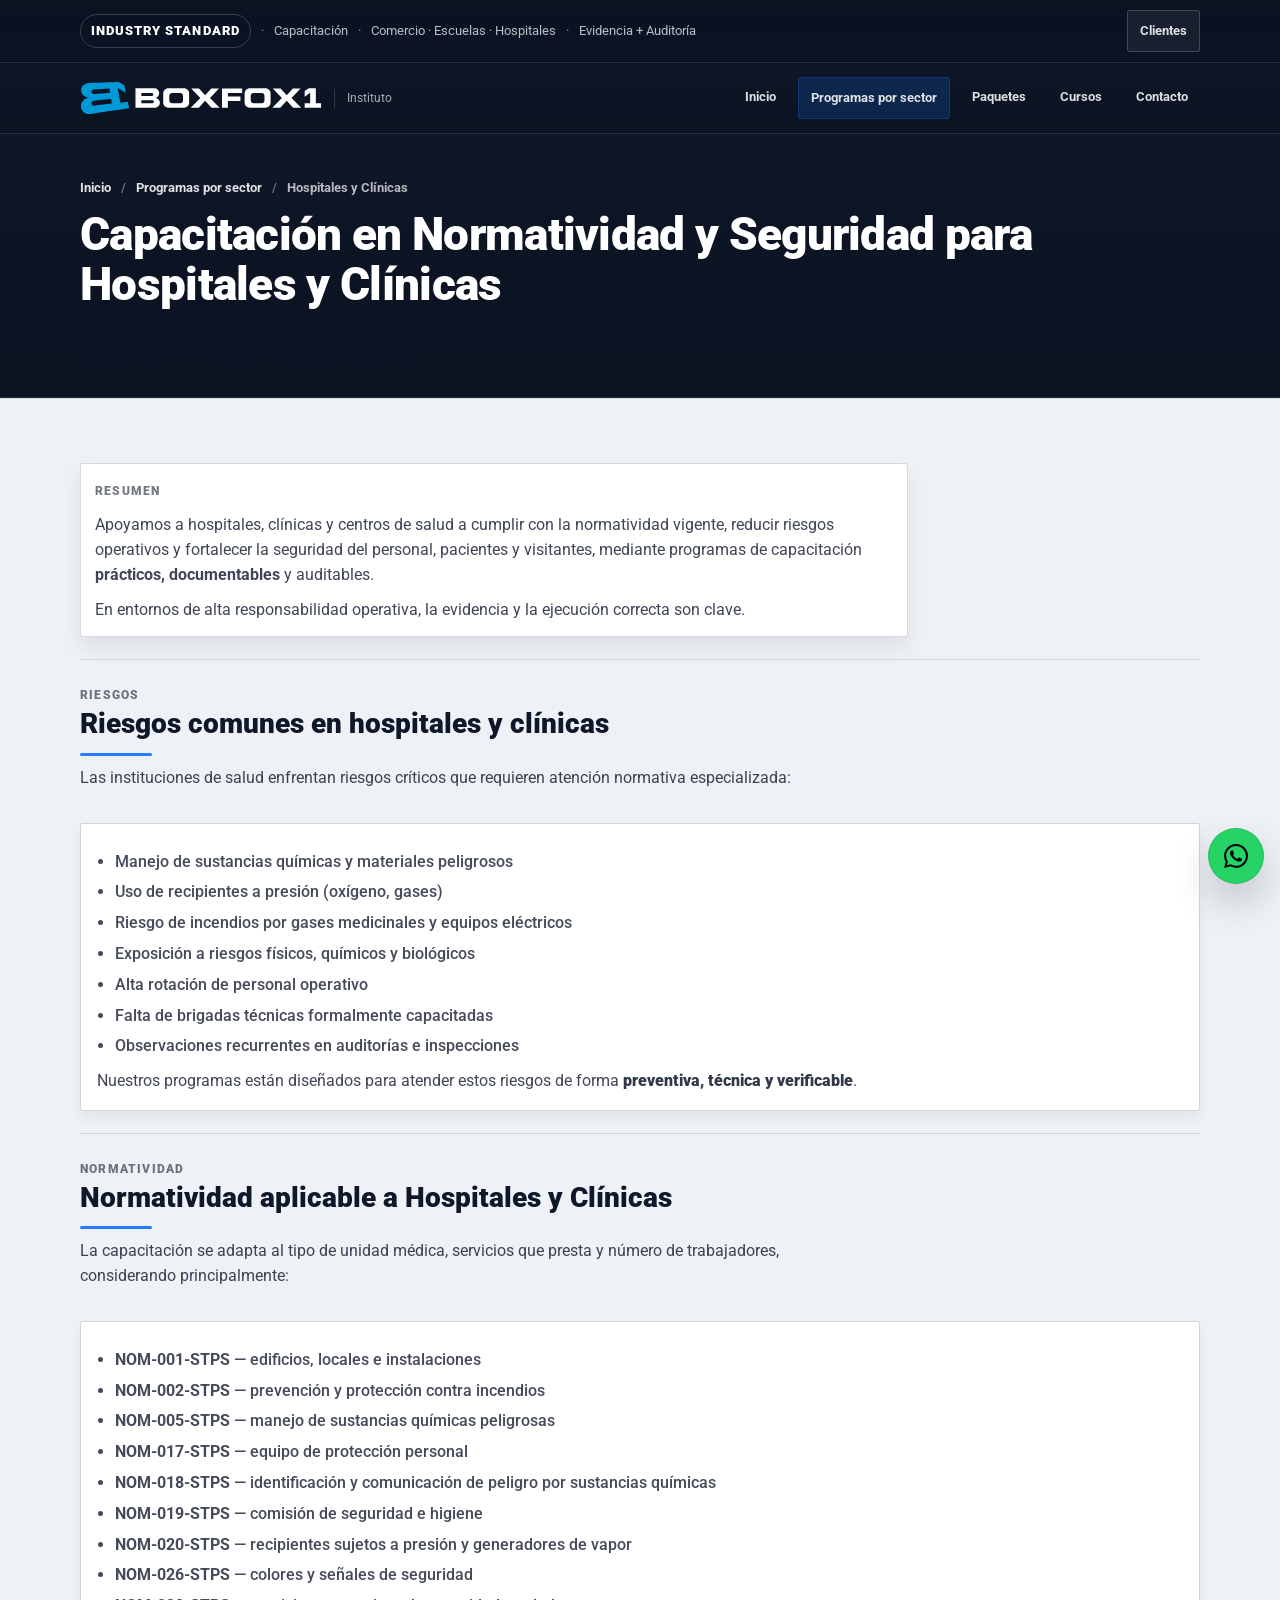
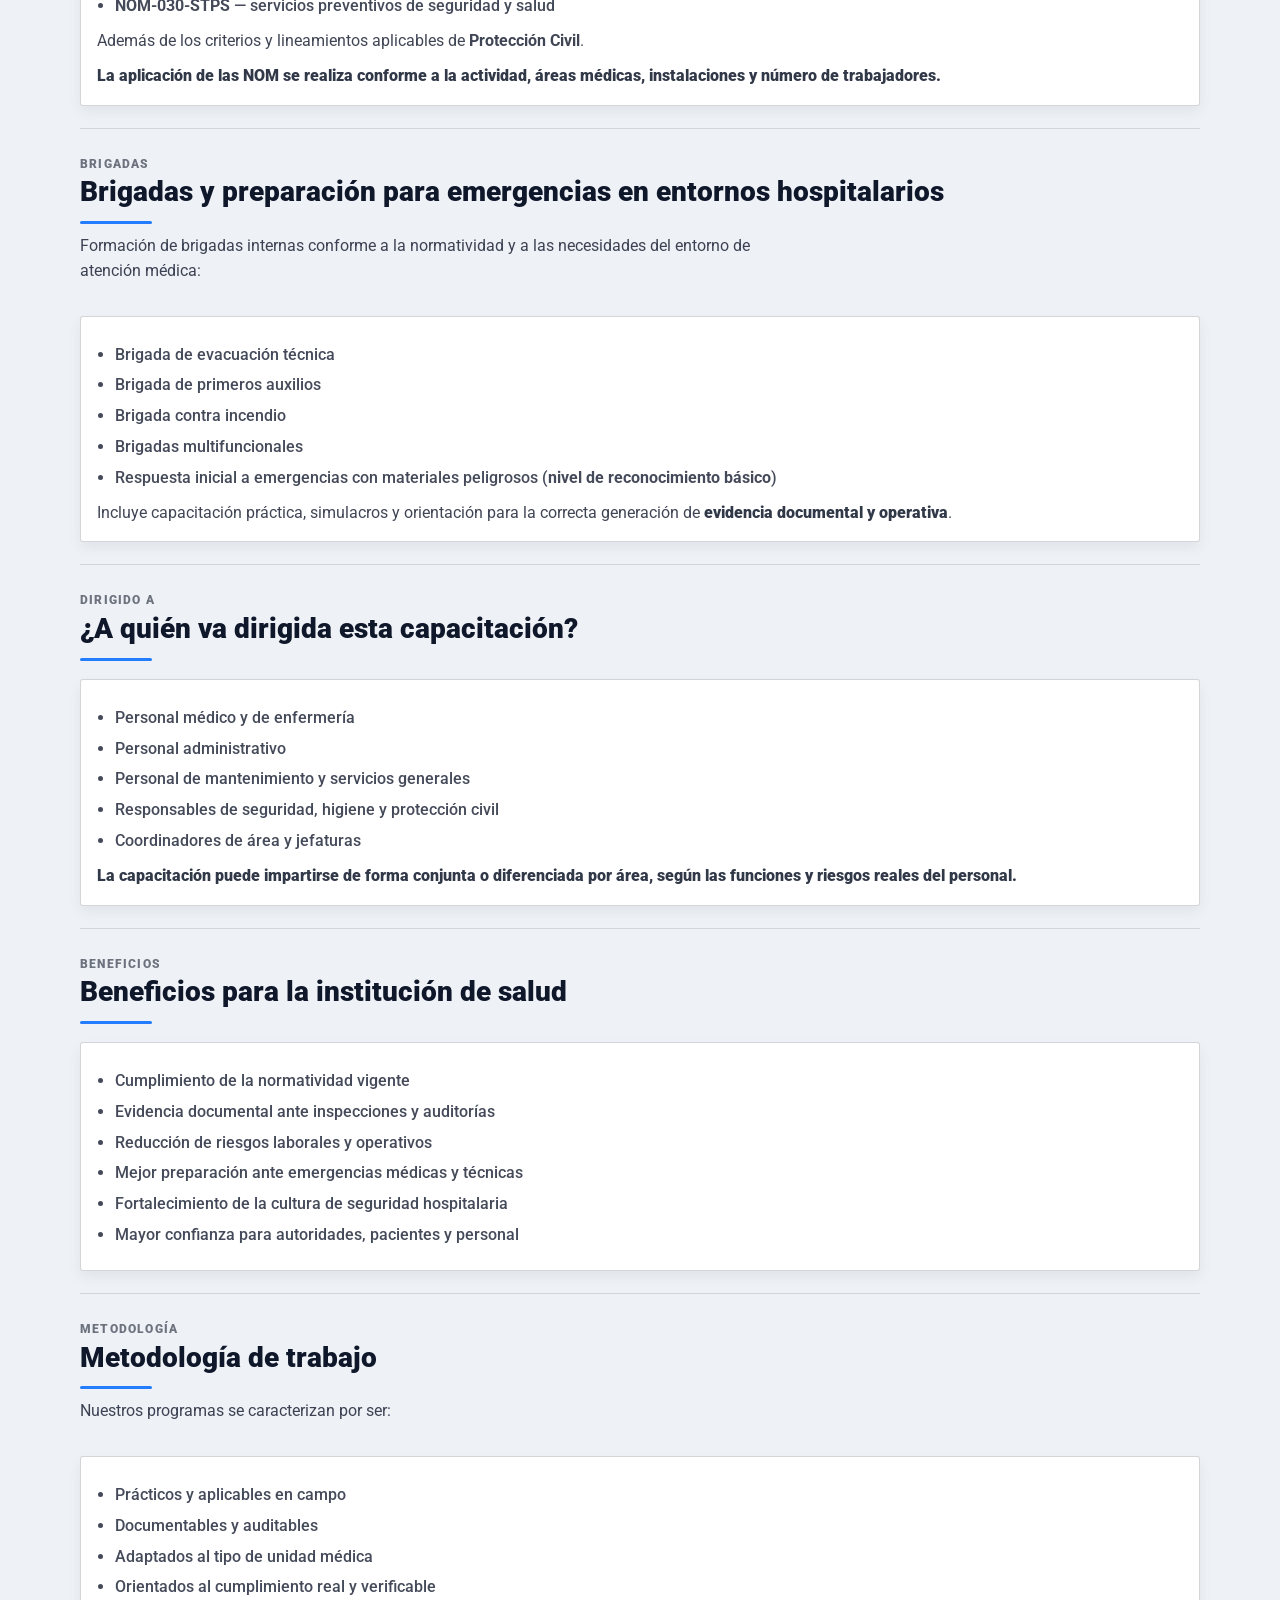
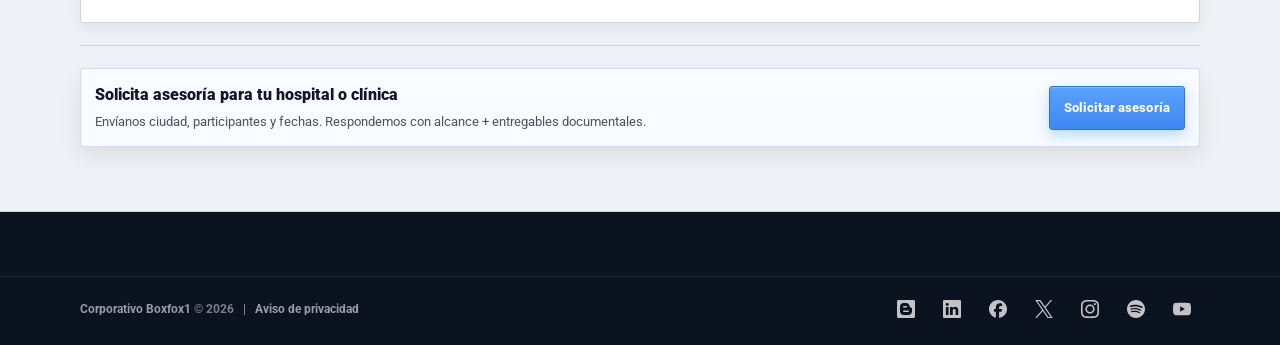
<file: sectores/hospitales-y-clinicas.html>
<!-- =========================================
FILE: /sectores/hospitales-y-clinicas.html (instituto.boxfox1.com)
Sector — Hospitales y Clínicas (baseline Instituto)
========================================= -->
<!doctype html>
<html lang="es-MX">
  <head>
    <meta charset="utf-8" />
    <meta name="viewport" content="width=device-width, initial-scale=1" />

    <!-- Google tag (gtag.js) -->
    <script
      async
      src="https://www.googletagmanager.com/gtag/js?id=G-NSL96KWLTF"
    ></script>
    <script>
      window.dataLayer = window.dataLayer || [];
      function gtag() {
        dataLayer.push(arguments);
      }
      gtag("js", new Date());
      gtag("config", "G-NSL96KWLTF");
    </script>

    <title>Capacitación para Hospitales y Clínicas | Instituto Boxfox1</title>
    <meta
      name="description"
      content="Capacitación en normatividad y seguridad para hospitales y clínicas: NOM-STPS, brigadas, evidencia documental y preparación para auditorías e inspecciones."
    />
    <meta name="robots" content="index,follow" />
    <meta name="theme-color" content="#0b1220" />
    <link
      rel="canonical"
      href="https://instituto.boxfox1.com/sectores/hospitales-y-clinicas.html"
    />

    <!-- Open Graph -->
    <meta property="og:type" content="website" />
    <meta
      property="og:title"
      content="Capacitación para Hospitales y Clínicas | Instituto Boxfox1"
    />
    <meta
      property="og:description"
      content="Programas prácticos y documentables para entornos hospitalarios: cumplimiento, brigadas y evidencia operativa."
    />
    <meta
      property="og:url"
      content="https://instituto.boxfox1.com/sectores/hospitales-y-clinicas.html"
    />
    <meta property="og:site_name" content="Boxfox1" />

    <link rel="icon" href="../assets/img/favicon.ico" />

    <!-- Roboto -->
    <link rel="preconnect" href="https://fonts.googleapis.com" />
    <link rel="preconnect" href="https://fonts.gstatic.com" crossorigin />
    <link
      rel="stylesheet"
      href="https://fonts.googleapis.com/css2?family=Roboto:wght@400;500;700;900&display=swap"
    />

    <link rel="stylesheet" href="../assets/css/main.css" />

    <!-- Local helpers (solo para esta página) -->
    <style>
      .prose {
        max-width: 92ch;
      }
      .divider {
        height: 1px;
        background: rgba(15, 23, 42, 0.12);
        margin: 22px 0;
      }
      .callout {
        border: 1px solid rgba(15, 23, 42, 0.16);
        background: #fff;
        border-radius: var(--radius);
        padding: 14px 14px;
        box-shadow: var(--sombra2);
      }
      .sectionCTA {
        border: 1px solid rgba(26, 120, 255, 0.22);
        background: #f8fbff;
        border-radius: var(--radius);
        padding: 14px 14px;
        display: flex;
        align-items: center;
        justify-content: space-between;
        gap: 14px;
        flex-wrap: wrap;
        box-shadow: var(--sombra2);
      }
      .sectionCTA__k {
        font-weight: 900;
      }
      .sectionCTA__v {
        color: rgba(15, 23, 42, 0.74);
        font-size: 13px;
        margin-top: 4px;
      }
      .noteStrong {
        font-weight: 900;
        color: rgba(15, 23, 42, 0.86);
      }
    </style>
  </head>

  <body>
    <a class="skip" href="#principal">Saltar al contenido</a>

    <!-- Tira -->
    <div class="tira" role="note" aria-label="Identidad y alcance">
      <div class="wrap tira__inner">
        <span class="chip">Industry Standard</span>
        <span class="sep" aria-hidden="true">·</span>
        <span class="muted">Capacitación</span>
        <span class="sep" aria-hidden="true">·</span>
        <span class="muted">Comercio · Escuelas · Hospitales</span>
        <span class="sep" aria-hidden="true">·</span>
        <span class="muted">Evidencia + Auditoría</span>

        <a
          class="nav__link nav__link--soft tira__cta"
          target="_blank"
          rel="noopener"
          href="https://clientes.boxfox1.com"
        >
          Clientes
        </a>
      </div>
    </div>

    <!-- Header -->
    <header class="cabecera" data-cabecera>
      <div class="wrap cabecera__inner">
        <a class="marca" href="../index.html#inicio" aria-label="Ir al inicio">
          <img
            class="marca__logo"
            src="../assets/img/boxfox1.logo.white.svg"
            alt="Boxfox1"
            width="250"
            height="40"
            loading="eager"
            decoding="async"
          />
          <span class="marca__tag">Instituto</span>
        </a>

        <nav class="nav" aria-label="Navegación principal">
          <a class="nav__link" href="../index.html#inicio">Inicio</a>
          <a class="nav__link is-active" href="../programas-por-sector.html"
            >Programas por sector</a
          >
          <a class="nav__link" href="../index.html#paquetes">Paquetes</a>
          <a class="nav__link" href="../index.html#cursos">Cursos</a>
          <a class="nav__link" href="../index.html#contacto">Contacto</a>
        </nav>

        <button
          class="navbtn"
          type="button"
          aria-label="Abrir menú"
          aria-expanded="false"
          data-navbtn
        >
          <span class="navbtn__line" aria-hidden="true"></span>
          <span class="navbtn__line" aria-hidden="true"></span>
          <span class="navbtn__line" aria-hidden="true"></span>
        </button>
      </div>

      <!-- Panel móvil -->
      <div class="panel" data-panel aria-hidden="true">
        <div class="wrap panel__inner">
          <a class="panel__link" href="../index.html#inicio">Inicio</a>
          <a class="panel__link is-active" href="../programas-por-sector.html"
            >Programas por sector</a
          >
          <a class="panel__link" href="../index.html#paquetes">Paquetes</a>
          <a class="panel__link" href="../index.html#cursos">Cursos</a>
          <a class="panel__link panel__link--cta" href="../index.html#contacto"
            >Contacto</a
          >

          <div class="panel__meta">
            <div class="panel__metaTitle">Contacto directo</div>

            <a
              class="panel__metaLink"
              href="mailto:info@boxfox1.com?subject=Instituto%20Boxfox1%20|%20Hospitales%20y%20Cl%C3%ADnicas&body=Origen%3A%20instituto.boxfox1.com%20(sectores/hospitales-y-clinicas)%0A%0AHola%20Boxfox1%2C%20quiero%20informaci%C3%B3n%20para%20Hospitales%20y%20Cl%C3%ADnicas.%0A%0AUnidad%20m%C3%A9dica%3A%0ACiudad%3A%0AParticipantes%3A%0AFechas%3A%0A"
              >info@boxfox1.com</a
            >

            <a
              class="panel__metaLink"
              target="_blank"
              rel="noopener"
              href="https://wa.me/524444989198?text=Hola%20Boxfox1%2C%20vengo%20de%20instituto.boxfox1.com%20(sectores/hospitales-y-clinicas)%20y%20quiero%20informaci%C3%B3n%20para%20Hospitales%20y%20Cl%C3%ADnicas.%0A%0AUnidad%20m%C3%A9dica%3A%0ACiudad%3A%0AParticipantes%3A%0AFechas%3A%0A"
              >WhatsApp 444 498 9198</a
            >
          </div>
        </div>
      </div>
    </header>

    <main id="principal">
      <!-- Hero interior -->
      <section class="hero hero--inner" aria-label="Hospitales y Clínicas">
        <div class="wrap">
          <nav class="crumbs" aria-label="Ruta de navegación">
            <a class="crumbs__link" href="../index.html">Inicio</a>
            <span class="crumbs__sep" aria-hidden="true">/</span>
            <a class="crumbs__link" href="../programas-por-sector.html"
              >Programas por sector</a
            >
            <span class="crumbs__sep" aria-hidden="true">/</span>
            <span class="crumbs__current">Hospitales y Clínicas</span>
          </nav>

          <h1 class="h1">
            Capacitación en Normatividad y Seguridad para Hospitales y Clínicas
          </h1>

          <p class="lead prose">
            Programas diseñados para hospitales, clínicas y centros de atención
            médica públicos y privados. Enfoque práctico, documentable y
            orientado al cumplimiento real.
          </p>
        </div>
      </section>

      <!-- Contenido -->
      <section class="seccion seccion--banda" aria-label="Contenido Hospitales">
        <div class="wrap">
          <!-- Resumen -->
          <div class="callout prose">
            <div class="label">RESUMEN</div>
            <p class="p">
              Apoyamos a hospitales, clínicas y centros de salud a cumplir con
              la normatividad vigente, reducir riesgos operativos y fortalecer
              la seguridad del personal, pacientes y visitantes, mediante
              programas de capacitación
              <strong>prácticos, documentables</strong> y auditables.
            </p>
            <p class="p" style="margin-top: 10px">
              En entornos de alta responsabilidad operativa, la evidencia y la
              ejecución correcta son clave.
            </p>
          </div>

          <div class="divider" role="separator" aria-hidden="true"></div>

          <!-- Riesgos -->
          <header class="seccion__head">
            <div class="label">RIESGOS</div>
            <h2 class="h2 h2--line">
              Riesgos comunes en hospitales y clínicas
            </h2>
            <p class="p prose">
              Las instituciones de salud enfrentan riesgos críticos que
              requieren atención normativa especializada:
            </p>
          </header>

          <div class="card">
            <ul class="list list--tight">
              <li>Manejo de sustancias químicas y materiales peligrosos</li>
              <li>Uso de recipientes a presión (oxígeno, gases)</li>
              <li>
                Riesgo de incendios por gases medicinales y equipos eléctricos
              </li>
              <li>Exposición a riesgos físicos, químicos y biológicos</li>
              <li>Alta rotación de personal operativo</li>
              <li>Falta de brigadas técnicas formalmente capacitadas</li>
              <li>Observaciones recurrentes en auditorías e inspecciones</li>
            </ul>
            <p class="p" style="margin-top: 10px">
              Nuestros programas están diseñados para atender estos riesgos de
              forma
              <span class="noteStrong">preventiva, técnica y verificable</span>.
            </p>
          </div>

          <div class="divider" role="separator" aria-hidden="true"></div>

          <!-- Normatividad -->
          <header class="seccion__head">
            <div class="label">NORMATIVIDAD</div>
            <h2 class="h2 h2--line">
              Normatividad aplicable a Hospitales y Clínicas
            </h2>
            <p class="p prose">
              La capacitación se adapta al tipo de unidad médica, servicios que
              presta y número de trabajadores, considerando principalmente:
            </p>
          </header>

          <div class="card">
            <ul class="list list--tight">
              <li>
                <strong>NOM-001-STPS</strong> — edificios, locales e
                instalaciones
              </li>
              <li>
                <strong>NOM-002-STPS</strong> — prevención y protección contra
                incendios
              </li>
              <li>
                <strong>NOM-005-STPS</strong> — manejo de sustancias químicas
                peligrosas
              </li>
              <li>
                <strong>NOM-017-STPS</strong> — equipo de protección personal
              </li>
              <li>
                <strong>NOM-018-STPS</strong> — identificación y comunicación de
                peligro por sustancias químicas
              </li>
              <li>
                <strong>NOM-019-STPS</strong> — comisión de seguridad e higiene
              </li>
              <li>
                <strong>NOM-020-STPS</strong> — recipientes sujetos a presión y
                generadores de vapor
              </li>
              <li>
                <strong>NOM-026-STPS</strong> — colores y señales de seguridad
              </li>
              <li>
                <strong>NOM-030-STPS</strong> — servicios preventivos de
                seguridad y salud
              </li>
            </ul>

            <p class="p" style="margin-top: 10px">
              Además de los criterios y lineamientos aplicables de
              <strong>Protección Civil</strong>.
            </p>

            <p class="p" style="margin-top: 10px">
              <span class="noteStrong"
                >La aplicación de las NOM se realiza conforme a la actividad,
                áreas médicas, instalaciones y número de trabajadores.</span
              >
            </p>
          </div>

          <div class="divider" role="separator" aria-hidden="true"></div>

          <!-- Brigadas -->
          <header class="seccion__head">
            <div class="label">BRIGADAS</div>
            <h2 class="h2 h2--line">
              Brigadas y preparación para emergencias en entornos hospitalarios
            </h2>
            <p class="p prose">
              Formación de brigadas internas conforme a la normatividad y a las
              necesidades del entorno de atención médica:
            </p>
          </header>

          <div class="card">
            <ul class="list list--tight">
              <li>Brigada de evacuación técnica</li>
              <li>Brigada de primeros auxilios</li>
              <li>Brigada contra incendio</li>
              <li>Brigadas multifuncionales</li>
              <li>
                Respuesta inicial a emergencias con materiales peligrosos
                (<strong>nivel de reconocimiento básico</strong>)
              </li>
            </ul>

            <p class="p" style="margin-top: 10px">
              Incluye capacitación práctica, simulacros y orientación para la
              correcta generación de
              <span class="noteStrong">evidencia documental y operativa</span>.
            </p>
          </div>

          <div class="divider" role="separator" aria-hidden="true"></div>

          <!-- Dirigido a -->
          <header class="seccion__head">
            <div class="label">DIRIGIDO A</div>
            <h2 class="h2 h2--line">¿A quién va dirigida esta capacitación?</h2>
          </header>

          <div class="card">
            <ul class="list list--tight">
              <li>Personal médico y de enfermería</li>
              <li>Personal administrativo</li>
              <li>Personal de mantenimiento y servicios generales</li>
              <li>Responsables de seguridad, higiene y protección civil</li>
              <li>Coordinadores de área y jefaturas</li>
            </ul>
            <p class="p" style="margin-top: 10px">
              <span class="noteStrong">
                La capacitación puede impartirse de forma conjunta o
                diferenciada por área, según las funciones y riesgos reales del
                personal.
              </span>
            </p>
          </div>

          <div class="divider" role="separator" aria-hidden="true"></div>

          <!-- Beneficios -->
          <header class="seccion__head">
            <div class="label">BENEFICIOS</div>
            <h2 class="h2 h2--line">Beneficios para la institución de salud</h2>
          </header>

          <div class="card">
            <ul class="list list--tight">
              <li>Cumplimiento de la normatividad vigente</li>
              <li>Evidencia documental ante inspecciones y auditorías</li>
              <li>Reducción de riesgos laborales y operativos</li>
              <li>Mejor preparación ante emergencias médicas y técnicas</li>
              <li>Fortalecimiento de la cultura de seguridad hospitalaria</li>
              <li>Mayor confianza para autoridades, pacientes y personal</li>
            </ul>
          </div>

          <div class="divider" role="separator" aria-hidden="true"></div>

          <!-- Metodología -->
          <header class="seccion__head">
            <div class="label">METODOLOGÍA</div>
            <h2 class="h2 h2--line">Metodología de trabajo</h2>
            <p class="p prose">Nuestros programas se caracterizan por ser:</p>
          </header>

          <div class="card">
            <ul class="list list--tight">
              <li>Prácticos y aplicables en campo</li>
              <li>Documentables y auditables</li>
              <li>Adaptados al tipo de unidad médica</li>
              <li>Orientados al cumplimiento real y verificable</li>
            </ul>
          </div>

          <div class="divider" role="separator" aria-hidden="true"></div>

          <!-- CTA -->
          <div class="sectionCTA" aria-label="CTA Hospitales">
            <div>
              <div class="sectionCTA__k">
                Solicita asesoría para tu hospital o clínica
              </div>
              <div class="sectionCTA__v">
                Envíanos ciudad, participantes y fechas. Respondemos con alcance
                + entregables documentales.
              </div>
            </div>
            <a class="btn btn--cta" href="../index.html#contacto"
              >Solicitar asesoría</a
            >
          </div>
        </div>
      </section>

      <!-- Footer + modal + wafab -->
      <section class="seccion seccion--mando seccion--bottom" aria-label="Pie">
        <footer class="footer" aria-label="Pie de página">
          <div class="wrap footer__inner">
            <div class="footer__col">
              <div class="footer__legal">
                <a
                  class="footer__link footer__link--legal"
                  href="https://corporativo.boxfox1.com/"
                  target="_blank"
                  rel="noopener"
                >
                  Corporativo Boxfox1
                </a>
                © 2026 &nbsp; | &nbsp;
                <a
                  class="footer__link footer__link--legal"
                  href="#"
                  data-open-privacy
                >
                  Aviso de privacidad
                </a>
              </div>
            </div>

            <div class="footer__col footer__col--right">
              <div class="footer__icons" aria-label="Redes sociales Boxfox1">
                <a
                  class="iconlink"
                  href="https://blog.boxfox1.com/"
                  target="_blank"
                  rel="noopener"
                  aria-label="Blog Boxfox1"
                >
                  <img
                    src="../assets/img/icons/blog.svg"
                    alt=""
                    aria-hidden="true"
                  />
                </a>

                <a
                  class="iconlink"
                  href="https://www.linkedin.com/company/boxfox1industry"
                  target="_blank"
                  rel="noopener"
                  aria-label="LinkedIn"
                >
                  <img
                    src="../assets/img/icons/linkedin.svg"
                    alt=""
                    aria-hidden="true"
                  />
                </a>

                <a
                  class="iconlink"
                  href="https://www.facebook.com/boxfox1industria/"
                  target="_blank"
                  rel="noopener"
                  aria-label="Facebook"
                >
                  <img
                    src="../assets/img/icons/facebook.svg"
                    alt=""
                    aria-hidden="true"
                  />
                </a>

                <a
                  class="iconlink"
                  href="https://x.com/Boxfox1industry"
                  target="_blank"
                  rel="noopener"
                  aria-label="X"
                >
                  <img
                    src="../assets/img/icons/x.svg"
                    alt=""
                    aria-hidden="true"
                  />
                </a>

                <a
                  class="iconlink"
                  href="https://www.instagram.com/boxfox1.industry/"
                  target="_blank"
                  rel="noopener"
                  aria-label="Instagram"
                >
                  <img
                    src="../assets/img/icons/instagram.svg"
                    alt=""
                    aria-hidden="true"
                  />
                </a>

                <a
                  class="iconlink"
                  href="https://open.spotify.com/show/6O8W2euH2owYs06F3bGgIo"
                  target="_blank"
                  rel="noopener"
                  aria-label="Spotify"
                >
                  <img
                    src="../assets/img/icons/spotify.svg"
                    alt=""
                    aria-hidden="true"
                  />
                </a>

                <a
                  class="iconlink"
                  href="https://www.youtube.com/@Boxfox1industry"
                  target="_blank"
                  rel="noopener"
                  aria-label="YouTube"
                >
                  <img
                    src="../assets/img/icons/youtube.svg"
                    alt=""
                    aria-hidden="true"
                  />
                </a>
              </div>
            </div>
          </div>
        </footer>

        <!-- Botón flotante: WhatsApp -->
        <a
          class="wafab"
          target="_blank"
          rel="noopener"
          href="https://wa.me/524444989198?text=Hola%20Boxfox1%2C%20vengo%20de%20instituto.boxfox1.com%20(sectores/hospitales-y-clinicas)%20y%20quiero%20cotizar%20capacitaci%C3%B3n%20para%20Hospitales%20y%20Cl%C3%ADnicas.%0A%0AUnidad%20m%C3%A9dica%3A%0ACiudad%3A%0AParticipantes%3A%0AFechas%3A%0A"
          aria-label="Contactar por WhatsApp"
        >
          <img
            src="../assets/img/icons/whatsapp.svg"
            alt="WhatsApp"
            aria-hidden="true"
          />
        </a>

        <!-- PRIVACIDAD MODAL (V3) -->
        <div
          class="modal"
          id="privacyModal"
          role="dialog"
          aria-modal="true"
          aria-hidden="true"
          aria-labelledby="privacyTitle"
          aria-describedby="privacyDesc"
        >
          <div class="modal__backdrop" data-modal-close></div>

          <div class="modal__panel" role="document">
            <div class="modal__top">
              <div class="modal__kicker">
                <span class="kicker__dot" aria-hidden="true"></span>
                AVISO DE PRIVACIDAD
              </div>

              <button
                class="modal__x"
                type="button"
                aria-label="Cerrar"
                data-modal-close
              >
                ×
              </button>
            </div>

            <h2 class="h2" id="privacyTitle" style="margin-top: 8px">
              Tratamiento de datos personales
            </h2>

            <p class="p" id="privacyDesc" style="margin-top: 6px">
              Al proporcionar tus datos (nombre, institución/empresa, correo y/o
              teléfono), autorizas a Boxfox1 a utilizarlos únicamente para
              contactarte, dar seguimiento a tu solicitud y enviarte información
              relacionada con nuestros servicios. No vendemos ni compartimos tus
              datos con terceros, salvo cuando sea necesario para cumplir
              obligaciones legales. Puedes solicitar acceso, rectificación o
              eliminación de tus datos escribiendo a
              <a
                class="link"
                href="mailto:info@boxfox1.com?subject=Privacidad%20|%20Solicitud%20ARCO&body=Origen%3A%20instituto.boxfox1.com%20(sectores/hospitales-y-clinicas)%0A%0AHola%20Boxfox1%2C%20quiero%20ejercer%20mis%20derechos%20ARCO.%0A%0ANombre%3A%0ACorreo%3A%0ASolicitud%3A%0A"
                >info@boxfox1.com</a
              >.
            </p>

            <div class="modal__actions">
              <button class="btn btn--primario" type="button" data-modal-close>
                Aceptar
              </button>
            </div>

            <p class="muted" style="font-size: 12px; margin-top: 10px">
              Origen: instituto.boxfox1.com (sectores/hospitales-y-clinicas)
            </p>
          </div>
        </div>
      </section>
    </main>

    <script src="../assets/js/main.js" defer></script>
  </body>
</html>
</file>
<file: assets/css/main.css>
/* =========================================
FILE: /assets/css/main.css
Instituto Boxfox1 (Comercial) — base estable (FINAL)
Incluye fixes globales (fondo + overscroll + overflow-x)
========================================= */

:root {
  --fondo: #ffffff;
  --grisBanda: #f3f5f8;

  --texto: #0f172a;
  --muted: rgba(15, 23, 42, 0.72);

  --linea: rgba(15, 23, 42, 0.12);
  --linea2: rgba(15, 23, 42, 0.18);

  --azul: #1a78ff;

  --dark: #0b1220;
  --dark2: #0e1628;

  --radius: 3px;
  --sombra2: 0 10px 22px rgba(2, 6, 23, 0.08);

  --wrap: 1120px;

  --space-1: 8px;
  --space-2: 16px;
  --space-3: 24px;
  --space-4: 32px;
  --space-5: 48px;
  --space-6: 64px;

  --space-xs: 8px;
  --space-sm: 12px;
  --space-md: 16px;
  --space-lg: 24px;
  --space-xl: 32px;
  --space-2xl: 48px;
  --space-3xl: 64px;
}

/* Fixes globales baseline */
html,
body {
  background: var(--fondo);
}
html {
  overscroll-behavior-y: none;
}
body {
  overflow-x: hidden;
}

* {
  box-sizing: border-box;
}
body {
  margin: 0;
  font-family:
    "Roboto",
    system-ui,
    -apple-system,
    Segoe UI,
    Arial,
    sans-serif;
  color: var(--texto);
  line-height: 1.55;
}

img {
  max-width: 100%;
  height: auto;
  display: block;
}
a {
  color: inherit;
  text-decoration: none;
}

.wrap {
  width: min(var(--wrap), calc(100% - 32px));
  margin: 0 auto;
}

.skip {
  position: absolute;
  left: -999px;
  top: 10px;
  background: #fff;
  padding: 10px 12px;
  border: 1px solid var(--linea);
  z-index: 9999;
}
.skip:focus {
  left: 12px;
}

/* Tipografía */
.h1 {
  font-size: clamp(30px, 3.6vw, 46px);
  line-height: 1.08;
  margin: 0;
  font-weight: 900;
  letter-spacing: -0.015em;
}
.h2 {
  font-size: 28px;
  line-height: 1.2;
  margin: 0;
  font-weight: 900;
}
.h3 {
  font-size: 18px;
  line-height: 1.2;
  margin: 0;
  font-weight: 900;
}
.p {
  margin: 10px 0 0;
  color: rgba(15, 23, 42, 0.8);
}
.lead {
  font-size: 16px;
  color: rgba(15, 23, 42, 0.78);
  margin: 12px 0 0;
}

.label {
  display: inline-block;
  font-size: 12px;
  font-weight: 900;
  letter-spacing: 0.1em;
  text-transform: uppercase;
  color: rgba(15, 23, 42, 0.58);
}

/* Tira */
.tira {
  background: linear-gradient(180deg, var(--dark), #0a1326);
  border-bottom: 1px solid rgba(255, 255, 255, 0.1);
  color: #fff;
  font-size: 13px;
}
.tira__inner {
  display: flex;
  align-items: center;
  gap: 10px;
  padding: 10px 0;
}
.chip {
  font-weight: 900;
  letter-spacing: 0.08em;
  text-transform: uppercase;
  border: 1px solid rgba(255, 255, 255, 0.18);
  padding: 6px 10px;
  border-radius: 999px;
}
.sep {
  opacity: 0.55;
}
.tira .muted {
  color: rgba(255, 255, 255, 0.72);
}
.tira__cta {
  margin-left: auto;
  border: 1px solid rgba(255, 255, 255, 0.18);
  padding: 6px 10px;
  border-radius: 10px;
}
.nav__link--soft {
  background: rgba(255, 255, 255, 0.06);
}

/* Header */
.cabecera {
  position: sticky;
  top: 0;
  z-index: 50;
  background: linear-gradient(180deg, var(--dark2), var(--dark));
  border-bottom: 1px solid rgba(255, 255, 255, 0.1);
}
.cabecera.is-shadow {
  box-shadow: 0 10px 22px rgba(2, 6, 23, 0.24);
}

.cabecera__inner {
  display: flex;
  align-items: center;
  gap: 14px;
  padding: 14px 0;
}

.marca {
  display: flex;
  align-items: center;
  gap: 12px;
  min-width: 220px;
}

.marca__logo {
  height: 34px;
  width: auto;
}

.marca__tag {
  font-size: 12px;
  color: rgba(255, 255, 255, 0.65);
  border-left: 1px solid rgba(255, 255, 255, 0.15);
  padding-left: 12px;
  white-space: nowrap;
}

.nav {
  margin-left: auto;
  display: flex;
  gap: 10px;
}
.nav__link {
  color: rgba(255, 255, 255, 0.86);
  font-weight: 700;
  font-size: 13px;
  padding: 10px 12px;
  border-radius: 3px;
}
.nav__link:hover {
  background: rgba(255, 255, 255, 0.06);
}
.nav__link.is-active {
  background: rgba(26, 120, 255, 0.18);
  border: 1px solid rgba(26, 120, 255, 0.22);
}

/* Burger */
.navbtn {
  display: none;
  background: transparent;
  border: 1px solid rgba(255, 255, 255, 0.16);
  border-radius: 10px;
  padding: 10px;
}
.navbtn__line {
  width: 20px;
  height: 2px;
  background: rgba(255, 255, 255, 0.88);
  display: block;
  margin: 4px 0;
  border-radius: 2px;
}

/* Panel móvil */
.panel {
  display: none;
  border-top: 1px solid rgba(255, 255, 255, 0.1);
  background: linear-gradient(180deg, #0a1326, #0b1220);
}
.panel.is-open {
  display: block;
}
.panel__inner {
  padding: 14px 0 18px;
}
.panel__link {
  display: block;
  color: rgba(255, 255, 255, 0.88);
  font-weight: 800;
  padding: 12px 12px;
  border: 1px solid rgba(255, 255, 255, 0.1);
  border-radius: 12px;
  margin: 10px 0;
  background: rgba(255, 255, 255, 0.03);
}
.panel__link--cta {
  border-color: rgba(26, 120, 255, 0.28);
  background: rgba(26, 120, 255, 0.12);
}
.panel__meta {
  margin-top: 14px;
  padding-top: 12px;
  border-top: 1px solid rgba(255, 255, 255, 0.1);
}
.panel__metaTitle {
  color: rgba(255, 255, 255, 0.7);
  font-weight: 900;
  font-size: 12px;
  letter-spacing: 0.06em;
  text-transform: uppercase;
  margin-bottom: 10px;
}
.panel__metaLink {
  display: block;
  color: rgba(255, 255, 255, 0.92);
  font-weight: 700;
  padding: 8px 0;
}

@media (max-width: 980px) {
  .nav {
    display: none;
  }
  .navbtn {
    display: inline-flex;
  }
}

/* Secciones */
.seccion {
  padding: var(--space-6) 0;
}
.seccion--banda {
  background: #eef1f5;
  border-top: 1px solid var(--linea);
  border-bottom: 1px solid var(--linea);
}
.seccion--mando {
  background: #0b1220;
  color: #fff;
}
.seccion--bottom {
  padding-bottom: 0;
}

.seccion__head {
  margin-bottom: 18px;
}
.seccion__head .p {
  max-width: 80ch;
  margin-bottom: var(--space-4);
}

/* Firma visual Boxfox1 (H2) */
.seccion__head .h2 {
  position: relative;
}
.seccion__head .h2::after {
  content: "";
  display: block;
  width: 72px;
  height: 3px;
  margin-top: 12px;
  background: var(--azul);
  border-radius: 999px;
  opacity: 0.95;
}

/* Hero HOME */
.hero--home {
  background:
    radial-gradient(
      900px 420px at 18% 18%,
      rgba(255, 255, 255, 0.16),
      transparent 60%
    ),
    radial-gradient(
      700px 360px at 85% 20%,
      rgba(26, 120, 255, 0.18),
      transparent 55%
    ),
    linear-gradient(180deg, #6f778b 0%, #5f677c 55%, #545d73 100%);
  color: #fff;
  padding: 60px 0 38px;
  border-bottom: 1px solid rgba(255, 255, 255, 0.1);
}
.hero__grid {
  display: grid;
  grid-template-columns: 1.15fr 0.85fr;
  gap: 22px;
  align-items: start;
}
.heroKicker {
  font-size: 12px;
  font-weight: 900;
  letter-spacing: 0.1em;
  text-transform: uppercase;
  color: rgba(255, 255, 255, 0.72);
}
.hero--home .lead {
  color: rgba(255, 255, 255, 0.82);
}
.hero--home .p {
  color: rgba(255, 255, 255, 0.8);
}

.hero__actions {
  display: flex;
  flex-wrap: wrap;
  gap: 10px;
  margin-top: 14px;
}

/* H1 underline */
.heroCopy .h1::after {
  content: "";
  display: block;
  width: 110px;
  height: 3px;
  margin-top: 14px;
  background: #1a78ff;
  border-radius: 2px;
}

/* TRUST ROW (más visible) */
.trustRow {
  display: flex;
  flex-wrap: wrap;
  gap: 12px;
  margin-top: 16px;
  font-size: 24px;
  font-weight: 700;
  line-height: 1.3;
  color: rgba(255, 255, 255, 0.95);
}
.trust {
  font-size: 12px;
  font-weight: 900;
  color: rgba(255, 255, 255, 0.82);
  border: 1px solid rgba(255, 255, 255, 0.14);
  background: rgba(255, 255, 255, 0.06);
  padding: 8px 10px;
  border-radius: 999px;
}

.heroMedia {
  padding-top: 6px;
}

/* MEDIA CARD */
.mediaCard {
  border: 1px solid rgba(255, 255, 255, 0.14);
  background: linear-gradient(180deg, var(--dark2), var(--dark));
  border-radius: var(--radius);
  overflow: hidden;
  box-shadow: 0 1px 8px rgba(2, 6, 23, 0.26);
}
.mediaTop {
  padding: 14px 14px 10px;
}
.mediaTitle {
  font-weight: 900;
}
.mediaMeta {
  color: rgba(255, 255, 255, 0.74);
  font-size: 12px;
  margin-top: 2px;
}
.mediaFrame {
  position: relative;
  aspect-ratio: 16 / 9;
  background: rgba(0, 0, 0, 0.25);
  border-top: 1px solid rgba(255, 255, 255, 0.1);
  border-bottom: 1px solid rgba(255, 255, 255, 0.1);
}
.mediaFrame iframe {
  position: absolute;
  inset: 0;
  width: 100%;
  height: 100%;
  border: 0;
}
.mediaFoot {
  padding: 10px 14px 14px;
  display: flex;
  gap: 12px;
  flex-wrap: wrap;
  background: transparent; /* ← sin negro */
}
.microcta {
  font-weight: 900;
  font-size: 13px;
  color: rgba(255, 255, 255, 0.86);
}
.microcta:hover {
  text-decoration: underline;
}

@media (max-width: 980px) {
  .hero__grid {
    grid-template-columns: 1fr;
  }
}

/* Botones */
.btn {
  display: inline-flex;
  align-items: center;
  justify-content: center;
  padding: 11px 14px;
  border-radius: 3px;
  font-weight: 900;
  font-size: 13px;
  border: 1px solid transparent;
}
.btn--primario {
  background: #ffffff;
  color: #0b1220;
  border-color: rgba(255, 255, 255, 0.3);
}
.btn--secundario {
  background: rgba(255, 255, 255, 0.08);
  color: #fff;
  border-color: rgba(255, 255, 255, 0.18);
}

/* BOTÓN CTA — estilo sistema */
.btn--cta {
  background: linear-gradient(180deg, #5aa2ff 0%, #3f86f1 100%);
  border: 1px solid #2f74dc;
  color: #fff;
  font-weight: 800;
  letter-spacing: 0.01em;
  box-shadow:
    inset 0 1px 0 rgba(255, 255, 255, 0.25),
    0 6px 14px rgba(26, 120, 255, 0.25);
  transition:
    transform 0.2s ease,
    box-shadow 0.2s ease,
    filter 0.2s ease;
}
.btn--cta:hover {
  transform: translateY(-1px);
  box-shadow:
    inset 0 1px 0 rgba(255, 255, 255, 0.3),
    0 10px 20px rgba(26, 120, 255, 0.32);
  filter: brightness(1.03);
}
.btn--cta:active {
  transform: translateY(0);
  box-shadow:
    inset 0 2px 4px rgba(0, 0, 0, 0.15),
    0 4px 10px rgba(26, 120, 255, 0.22);
}

/* Cards */
.card {
  border: 1px solid var(--linea2);
  background: #fff;
  border-radius: var(--radius);
  padding: 16px 16px;
  box-shadow: 0 6px 14px rgba(2, 6, 23, 0.06);
  transition:
    transform 0.25s ease,
    box-shadow 0.25s ease;
}
.cards3 {
  display: grid;
  grid-template-columns: repeat(3, 1fr);
  gap: 14px;
}
@media (max-width: 980px) {
  .cards3 {
    grid-template-columns: 1fr;
  }
}

.ph {
  width: 100%;
  aspect-ratio: 16/10;
  border-radius: 3px;
  border: 1px solid var(--linea);
  background:
    radial-gradient(
      500px 220px at 30% 20%,
      rgba(26, 120, 255, 0.18),
      transparent 60%
    ),
    linear-gradient(180deg, rgba(15, 23, 42, 0.08), rgba(15, 23, 42, 0.02));
  margin-bottom: 12px;
  overflow: hidden;
}
.ph img {
  width: 100%;
  height: 100%;
  object-fit: cover;
  object-position: center;
  display: block;
  border-radius: inherit;
}

.list {
  margin: 10px 0 0;
  padding-left: 18px;
  color: rgba(15, 23, 42, 0.78);
  font-weight: 500;
}
.list--tight li {
  margin: 6px 0;
}

/* Pricing */
.pricing {
  display: grid;
  grid-template-columns: repeat(3, 1fr);
  gap: 14px;
}
@media (max-width: 980px) {
  .pricing {
    grid-template-columns: 1fr;
  }
}

.priceCard {
  border: 1px solid var(--linea2);
  background: #fff;
  border-radius: var(--radius);
  padding: 18px 16px;
  box-shadow: 0 10px 24px rgba(2, 6, 23, 0.1);
  position: relative;
  transition:
    transform 0.25s ease,
    box-shadow 0.25s ease;

  display: flex;
  flex-direction: column;
  height: 100%;
  min-height: 320px;
}

.priceCard__k {
  font-size: 28px;
  font-weight: 900;
  line-height: 1.1;
  margin-bottom: 6px;
}
.priceCard__t {
  margin-top: 2px;
  font-size: 22px;
  font-weight: 700;
  color: rgba(15, 23, 42, 0.85);
}

.priceCard--hot {
  border: 2px solid rgba(26, 120, 255, 0.55);
  background: #f8fbff;
  box-shadow: 0 14px 32px rgba(26, 120, 255, 0.18);
  transform: translateY(-4px);
}

.priceCard__badge {
  position: absolute;
  top: 12px;
  right: 12px;
  background: #0d6efd;
  color: #fff;
  font-weight: 900;
  font-size: 12px;
  padding: 6px 10px;
  border-radius: 4px;
}

/* Pricing bullets tipo enterprise */
.priceCard .list {
  list-style: none;
  padding-left: 0;
  margin-top: 14px;
}
.priceCard .list li {
  position: relative;
  padding-left: 22px;
  margin: 10px 0;
  color: rgba(15, 23, 42, 0.82);
  font-weight: 600;
}
.priceCard .list li::before {
  content: "✓";
  position: absolute;
  left: 0;
  top: 0;
  color: var(--azul);
  font-weight: 900;
}

/* CTA dentro de pricing: grande y consistente */
.priceCard .btn {
  margin-top: auto;
  width: 100%;
  font-size: 18px; /* texto más presente */
  font-weight: 800;
  padding: 6.5px 14px; /* menos alto */
  border-radius: 4px;
  line-height: 1.2;
}

/* CTA inline */
.ctaInline {
  margin-top: 12px;
  border: 1px solid var(--linea2);
  background: #fff;
  border-radius: var(--radius);
  padding: 14px 14px;
  display: flex;
  align-items: center;
  justify-content: space-between;
  gap: 14px;
  flex-wrap: wrap;
  box-shadow: var(--sombra2);
}
.ctaInline__k {
  font-weight: 900;
}
.ctaInline__v {
  margin-top: 4px;
  color: rgba(15, 23, 42, 0.74);
  font-size: 13px;
}

/* Contacto (dark) */
.seccion--mando .label {
  color: rgba(255, 255, 255, 0.6);
}
.seccion--mando .h2 {
  color: #fff;
}
.seccion--mando .p {
  color: rgba(255, 255, 255, 0.78);
}
.seccion--mando .list {
  color: rgba(255, 255, 255, 0.88);
}
.seccion--mando .list li {
  color: inherit;
}

.contact {
  display: grid;
  grid-template-columns: 1fr 1.25fr;
  gap: 14px;
  padding-bottom: 28px;
}
@media (max-width: 980px) {
  .contact {
    grid-template-columns: 1fr;
  }
}

.contactCard {
  border: 1px solid rgba(255, 255, 255, 0.12);
  background: rgba(255, 255, 255, 0.06);
  border-radius: var(--radius);
  padding: 16px 16px;
}
.contactCard--soft {
  background: rgba(255, 255, 255, 0.04);
}

.contactCard__title {
  font-weight: 900;
  color: rgba(255, 255, 255, 0.86);
  margin-bottom: 10px;
}
.contactGrid {
  display: grid;
  grid-template-columns: 1fr 1fr;
  gap: 14px;
}
@media (max-width: 980px) {
  .contactGrid {
    grid-template-columns: 1fr;
  }
}

.contactRow {
  display: block;
  padding: 12px 12px;
  border-radius: 12px;
  border: 1px solid rgba(255, 255, 255, 0.1);
  background: rgba(0, 0, 0, 0.1);
  margin-top: 10px;
}
.contactRow__k {
  display: block;
  font-weight: 900;
  color: rgba(255, 255, 255, 0.86);
}
.contactRow__v {
  display: block;
  margin-top: 3px;
  color: rgba(255, 255, 255, 0.74);
  font-weight: 700;
}

.link {
  color: rgba(140, 190, 255, 1);
  font-weight: 800;
}
.link:hover {
  text-decoration: underline;
}

/* Footer V3 */
.footer {
  border-top: 1px solid rgba(255, 255, 255, 0.1);
  padding: 14px 0 18px;
  background: #0b1220;
}
.footer__inner {
  display: flex;
  align-items: center;
  justify-content: space-between;
  gap: 14px;
  flex-wrap: wrap;
}
.footer__legal {
  color: rgba(255, 255, 255, 0.62);
  font-size: 12px;
  font-weight: 700;
  opacity: 0.75;
}
.footer__link--legal {
  color: rgba(255, 255, 255, 0.78);
}

.footer__icons {
  display: flex;
  gap: 10px;
  opacity: 0.75;
}
.iconlink {
  width: 36px;
  height: 36px;
  border-radius: 0;
  border: none;
  background: transparent;
  display: grid;
  place-items: center;
}
.iconlink img {
  width: 18px;
  height: 18px;
  filter: brightness(0) invert(1); /* blanco */
}

/* Modal */
.modal {
  position: fixed;
  inset: 0;
  display: none;
  z-index: 80;
}
.modal.is-open {
  display: block;
}
.modal__backdrop {
  position: absolute;
  inset: 0;
  background: rgba(2, 6, 23, 0.65);
}
.modal__panel {
  position: relative;
  width: min(720px, calc(100% - 28px));
  margin: 7vh auto;
  background: #fff;
  border-radius: 16px;
  border: 1px solid rgba(15, 23, 42, 0.14);
  box-shadow: 0 26px 70px rgba(2, 6, 23, 0.3);
  padding: 16px 16px 18px;
}
.modal__top {
  display: flex;
  align-items: center;
  justify-content: space-between;
  gap: 12px;
}
.modal__kicker {
  font-weight: 900;
  letter-spacing: 0.1em;
  text-transform: uppercase;
  font-size: 12px;
  color: rgba(15, 23, 42, 0.6);
  display: flex;
  align-items: center;
  gap: 8px;
}
.kicker__dot {
  width: 10px;
  height: 10px;
  border-radius: 999px;
  background: rgba(26, 120, 255, 0.95);
}
.modal__x {
  width: 38px;
  height: 38px;
  border-radius: 12px;
  border: 1px solid rgba(15, 23, 42, 0.14);
  background: #fff;
  font-size: 18px;
  cursor: pointer;
}
.modal__actions {
  margin-top: 14px;
  display: flex;
  justify-content: flex-end;
}

/* WhatsApp FAB (icon svg en /assets/img/icons/) */
.wafab {
  position: fixed;
  right: 16px;
  bottom: 16px;
  width: 56px;
  height: 56px;
  border-radius: 999px;
  background: #25d366;
  border: 1px solid rgba(0, 0, 0, 0.1);
  box-shadow: 0 18px 38px rgba(2, 6, 23, 0.2);
  display: grid;
  place-items: center;
  z-index: 60;
}
.wafab img {
  width: 24px;
  height: 24px;
}

/* Utilidades layout packs (si las usas después) */
.packCard {
  display: flex;
  flex-direction: column;
  height: 100%;
}
.packGrid {
  display: grid;
  grid-template-columns: repeat(3, 1fr);
  gap: 16px;
  align-items: stretch;
}

/* HERO INTERIOR + BREADCRUMBS */
.hero--inner {
  background: linear-gradient(180deg, var(--dark2), var(--dark));
  color: #fff;
  padding: 44px 0 26px;
  border-bottom: 1px solid rgba(255, 255, 255, 0.1);
}
.crumbs {
  display: flex;
  align-items: center;
  gap: 10px;
  margin-bottom: 12px;
  font-size: 13px;
  color: rgba(255, 255, 255, 0.75);
  font-weight: 700;
}
.crumbs__link {
  color: rgba(255, 255, 255, 0.88);
}
.crumbs__link:hover {
  text-decoration: underline;
}
.crumbs__sep {
  opacity: 0.5;
}
.crumbs__current {
  color: rgba(255, 255, 255, 0.7);
}

/* =========================================================
OVERRIDES FINALES (para evitar “micro-ajustes” conflictivos)
========================================================= */

/* 1) Bloque video: todo igual al menú (sin negro en ninguna parte) */
.hero--home .mediaCard,
.hero--home .mediaFoot,
.hero--home .mediaFrame {
  background: linear-gradient(180deg, var(--dark2), var(--dark)) !important;
}

/* 2) Títulos de cards: peso/jerarquía final */
.card .h3 {
  font-size: 22px;
  font-weight: 900;
  line-height: 1.15;
  margin: 0 0 12px;
  padding-bottom: 8px;
  border-bottom: 2px solid rgba(15, 23, 42, 0.08);
  color: #0f172a;
  letter-spacing: -0.01em;
}
</file>
